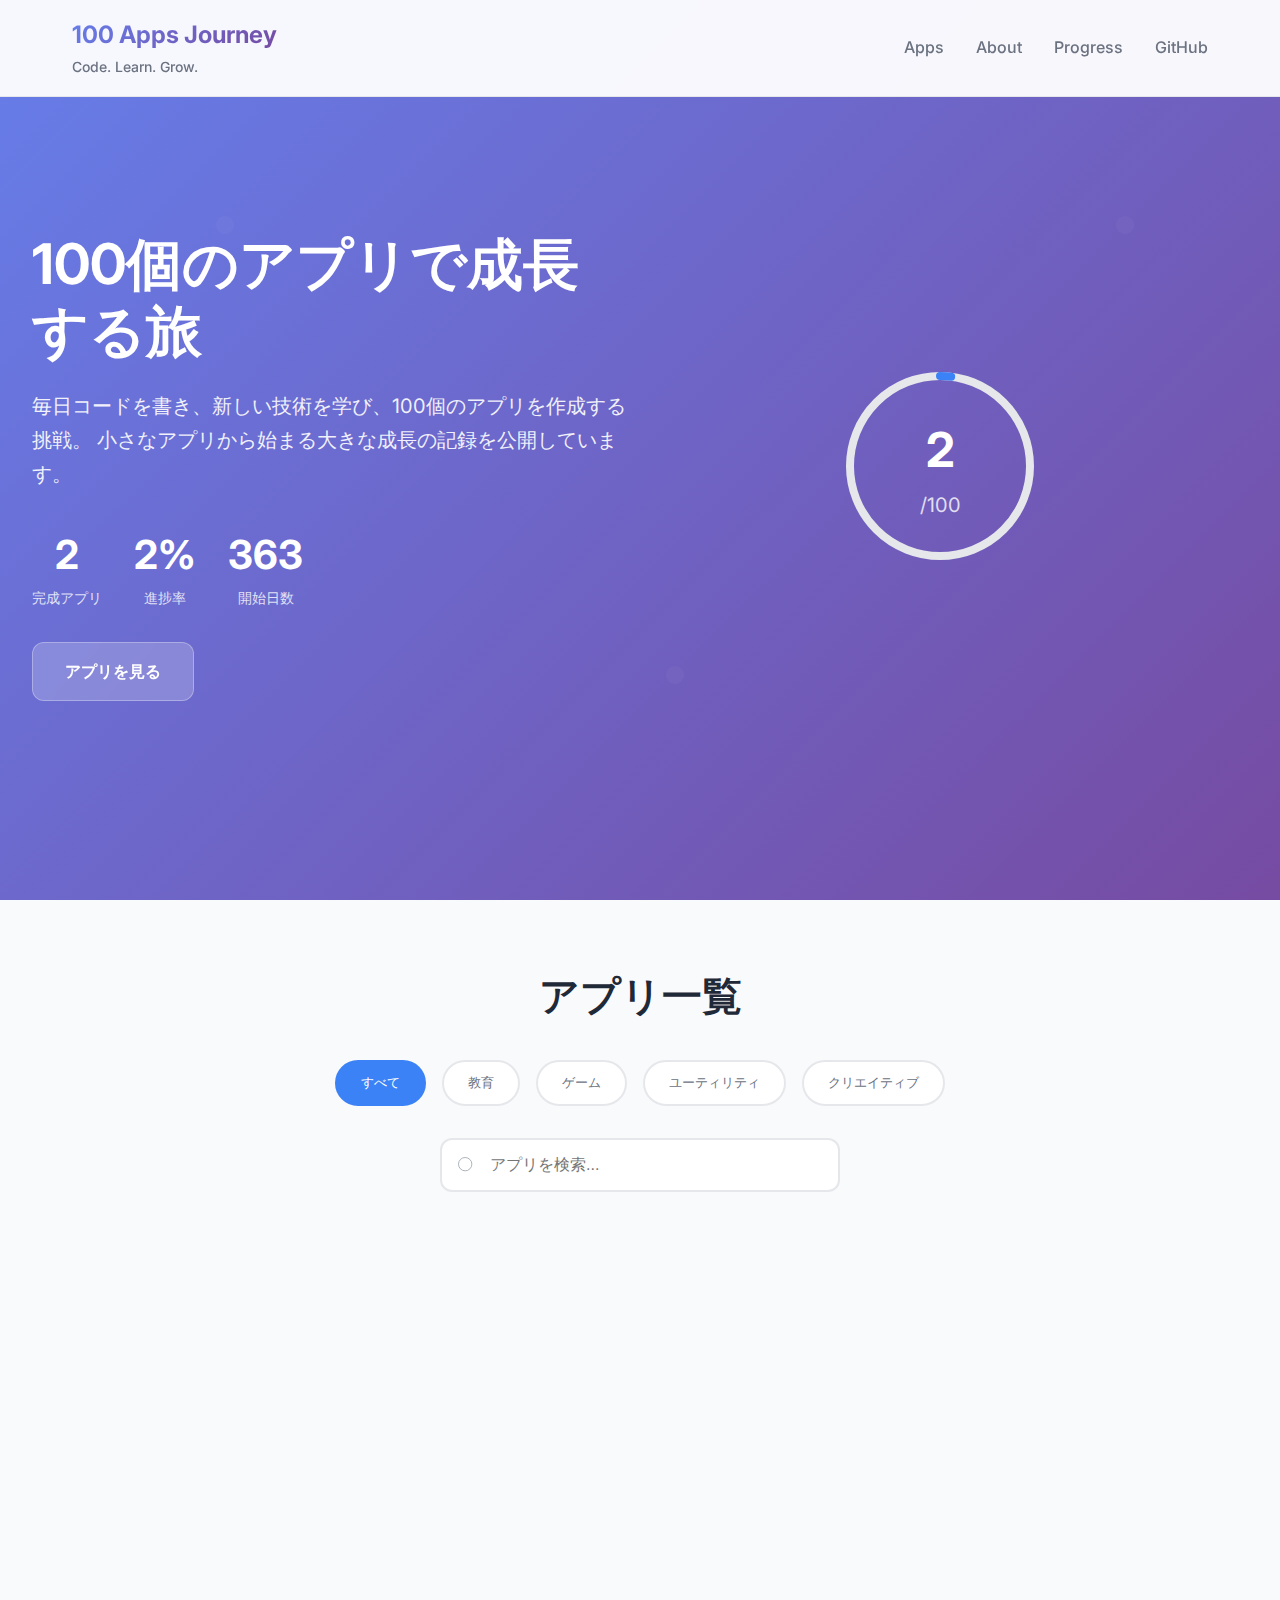
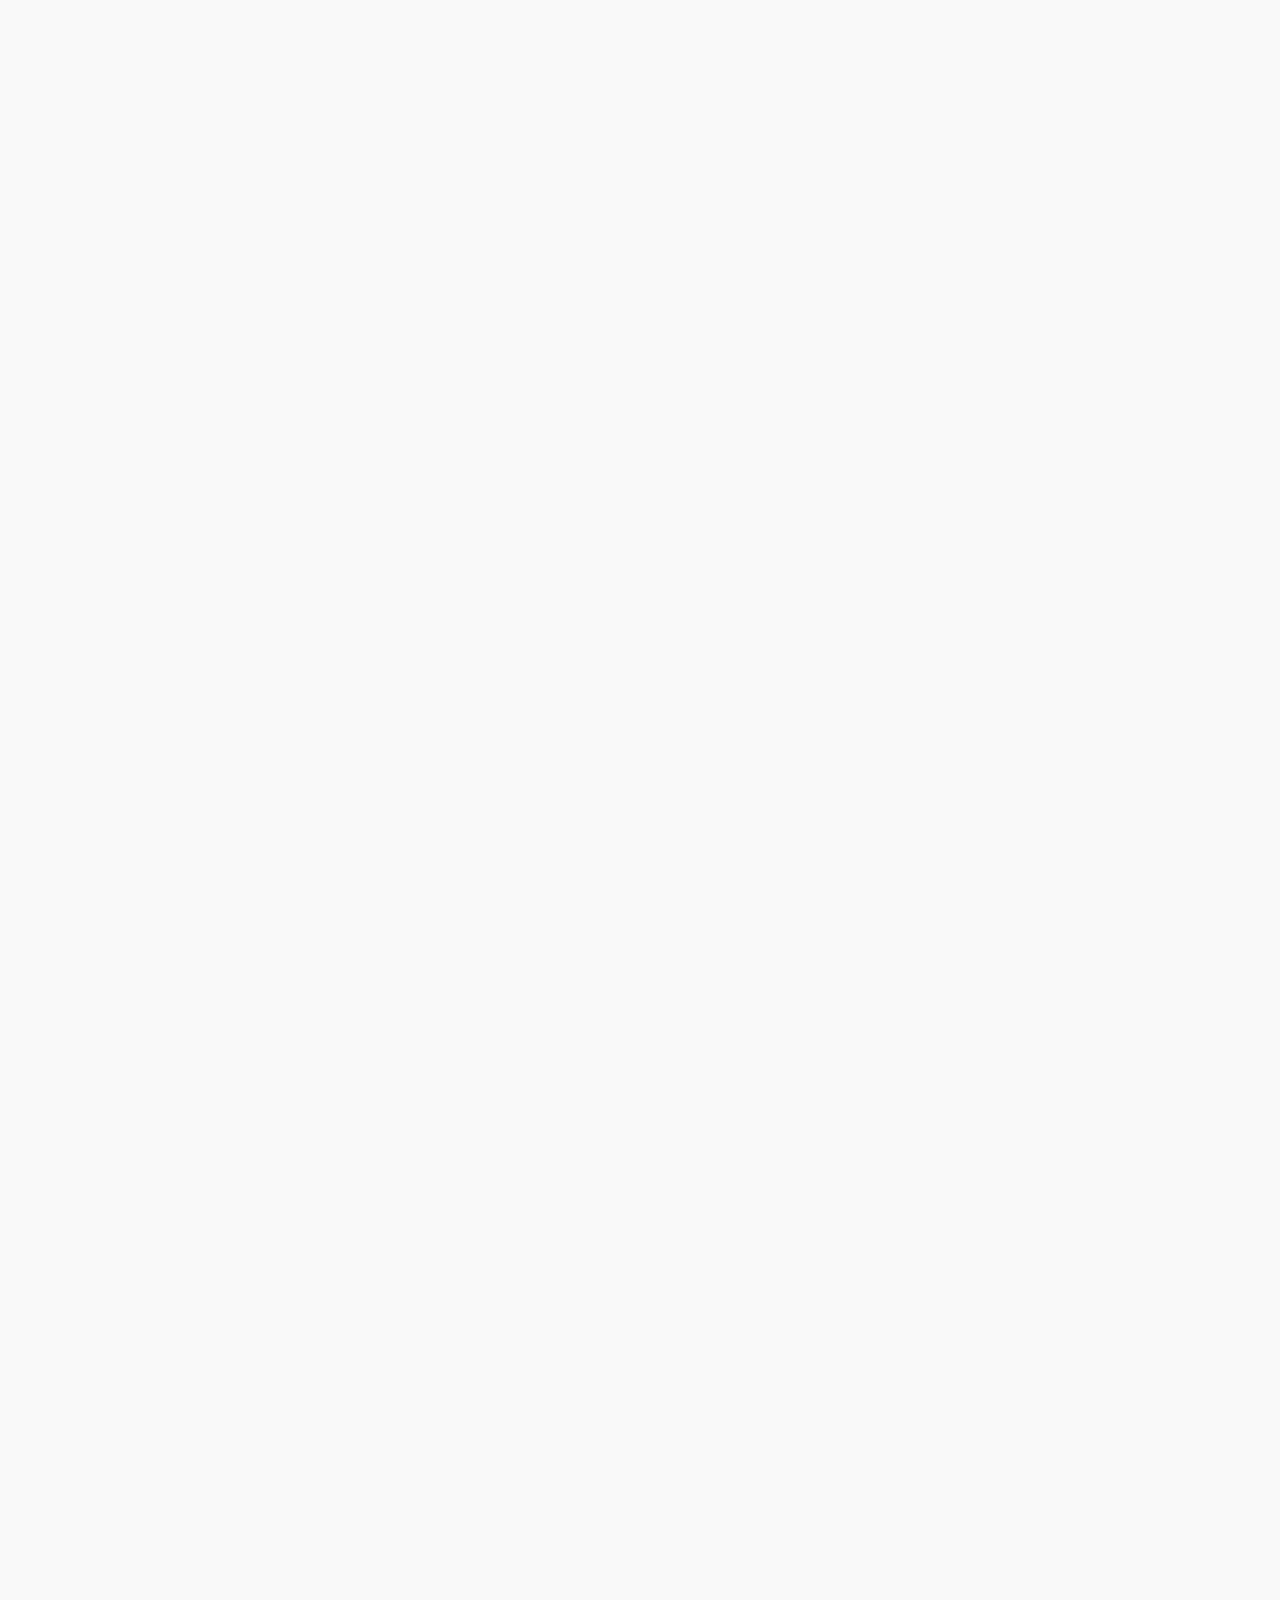
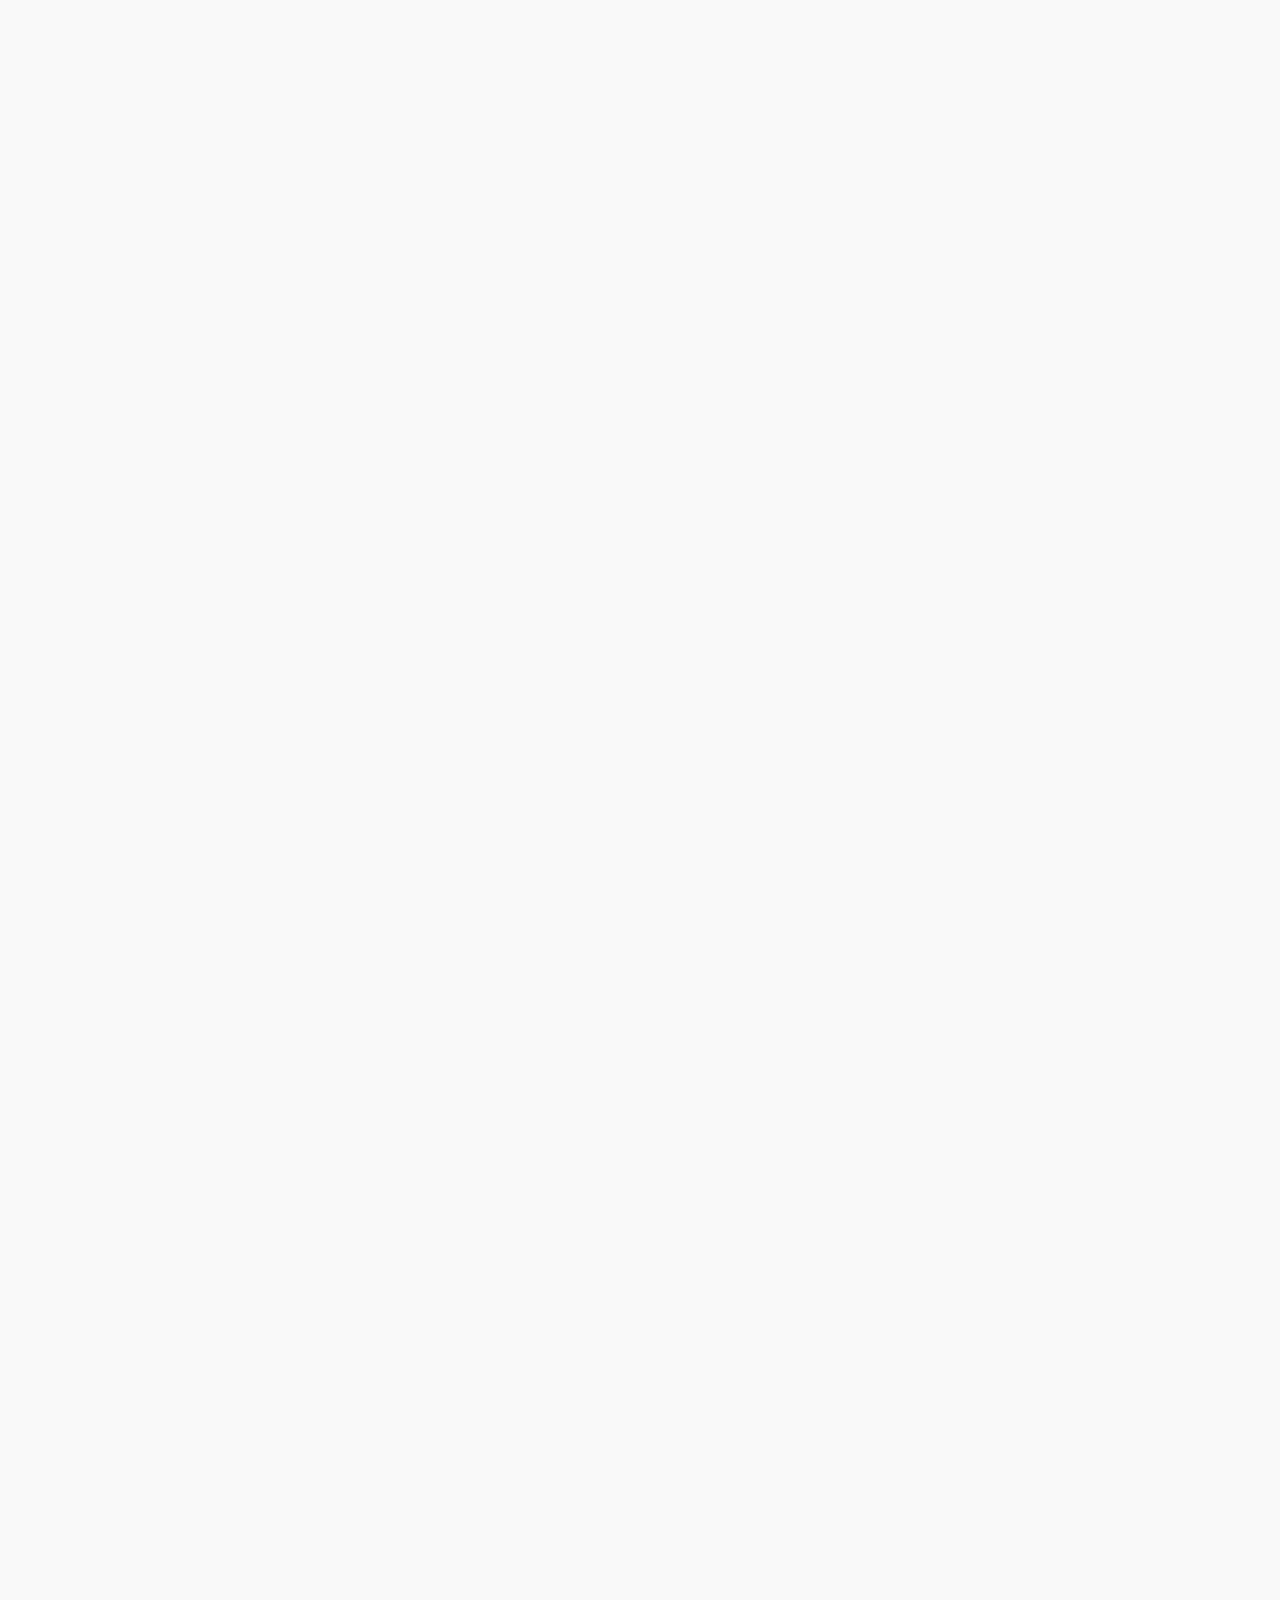
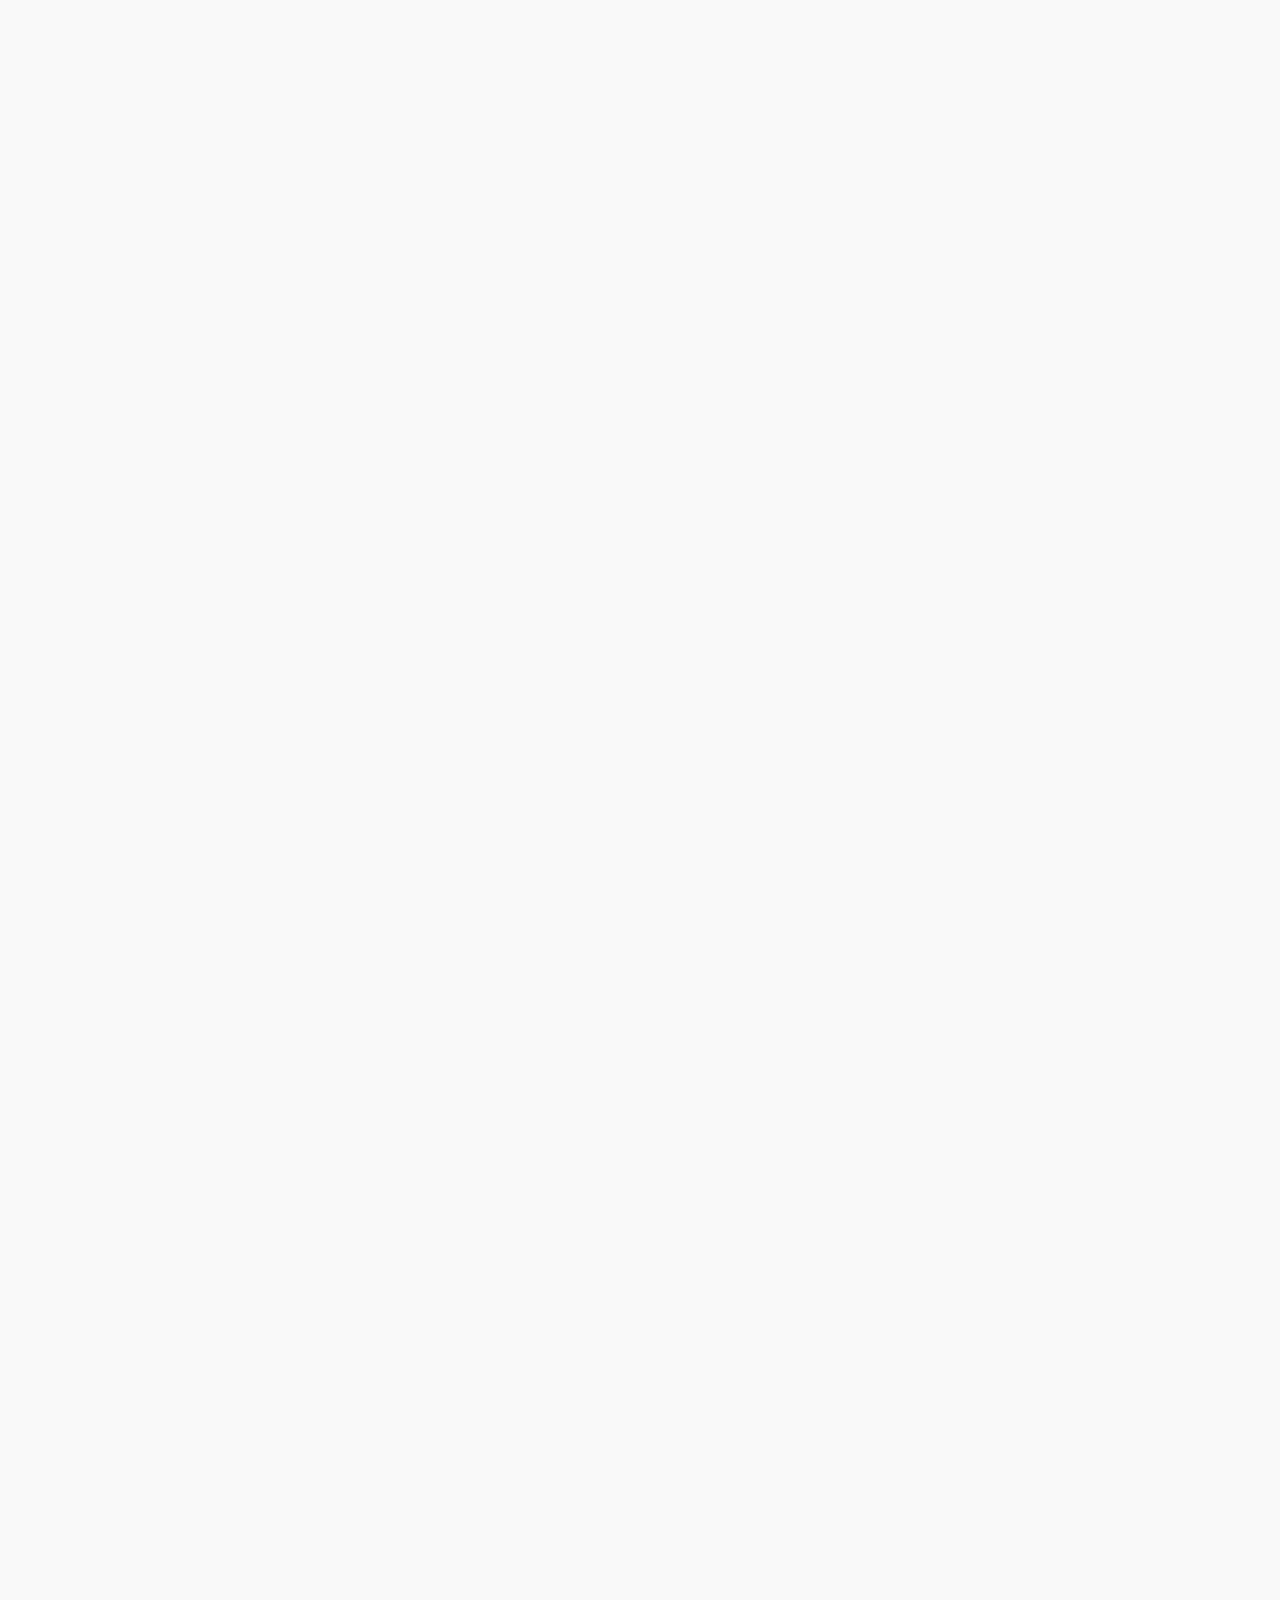
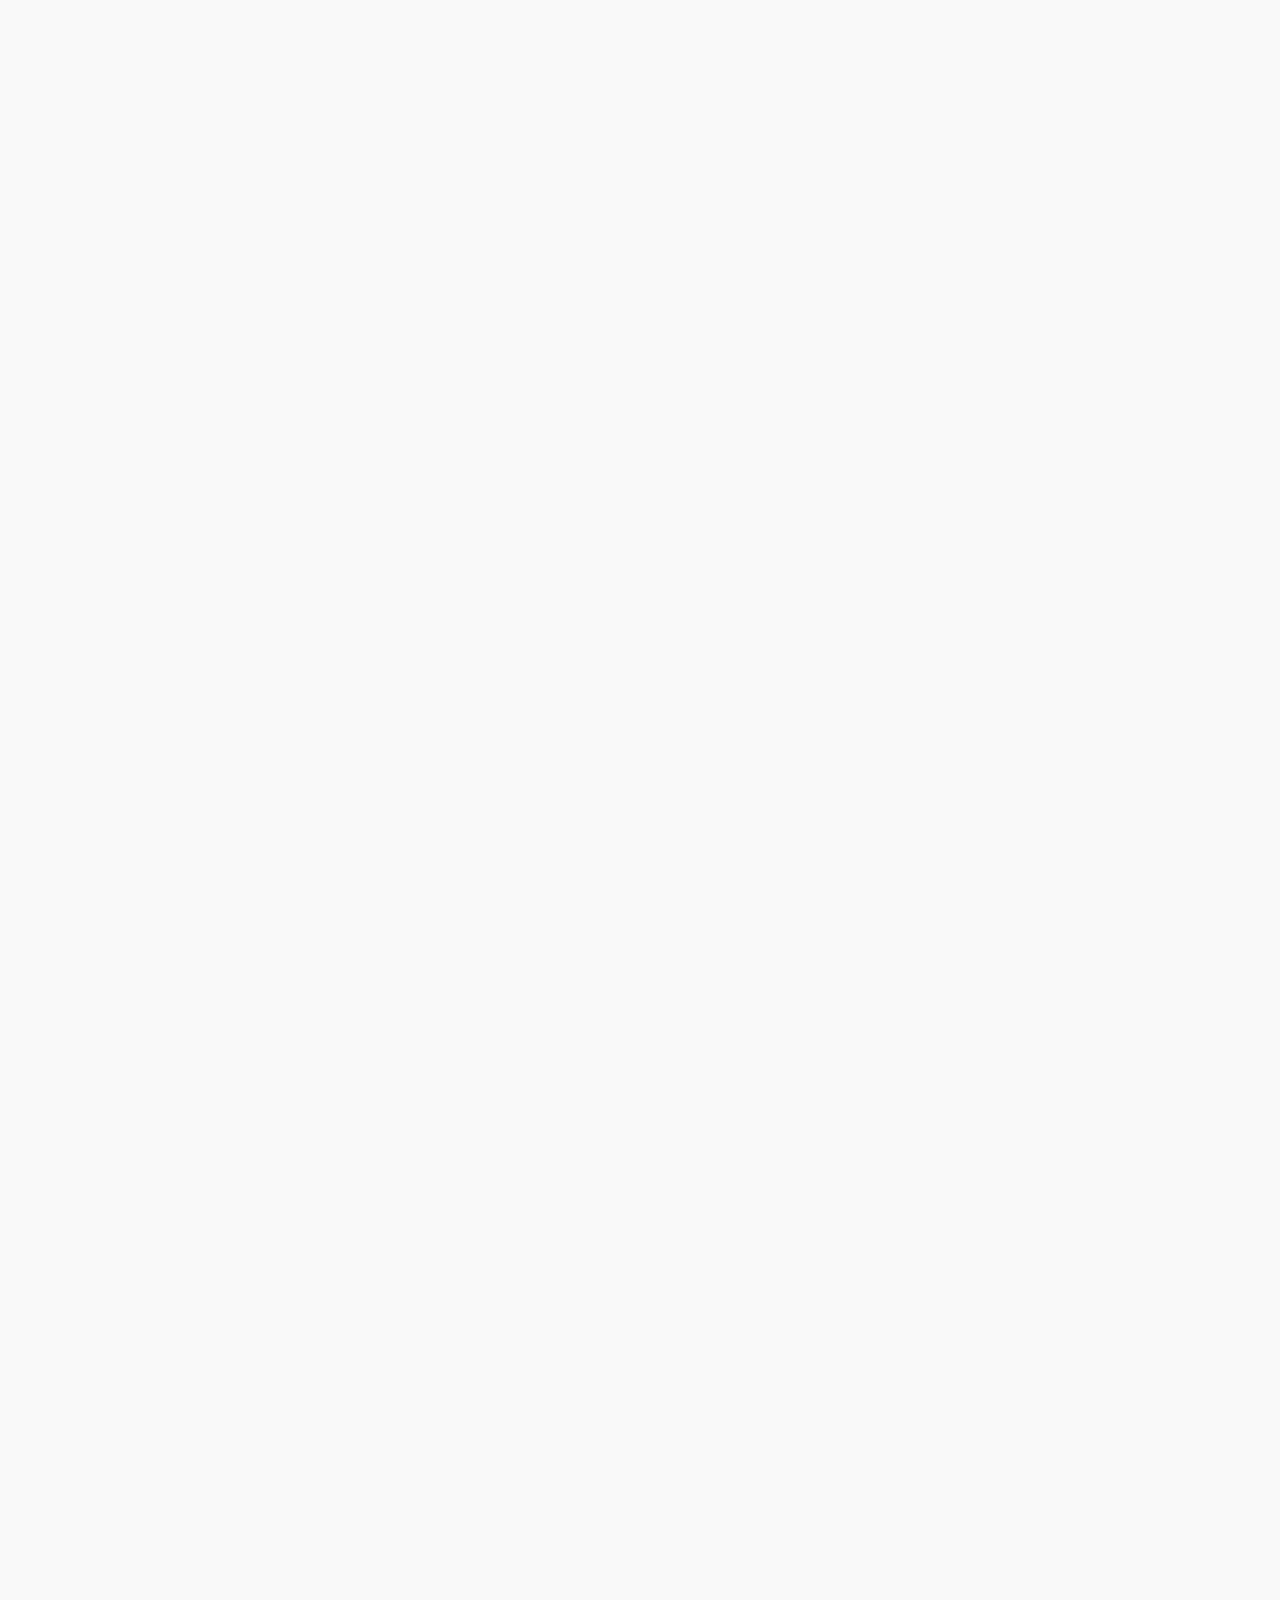
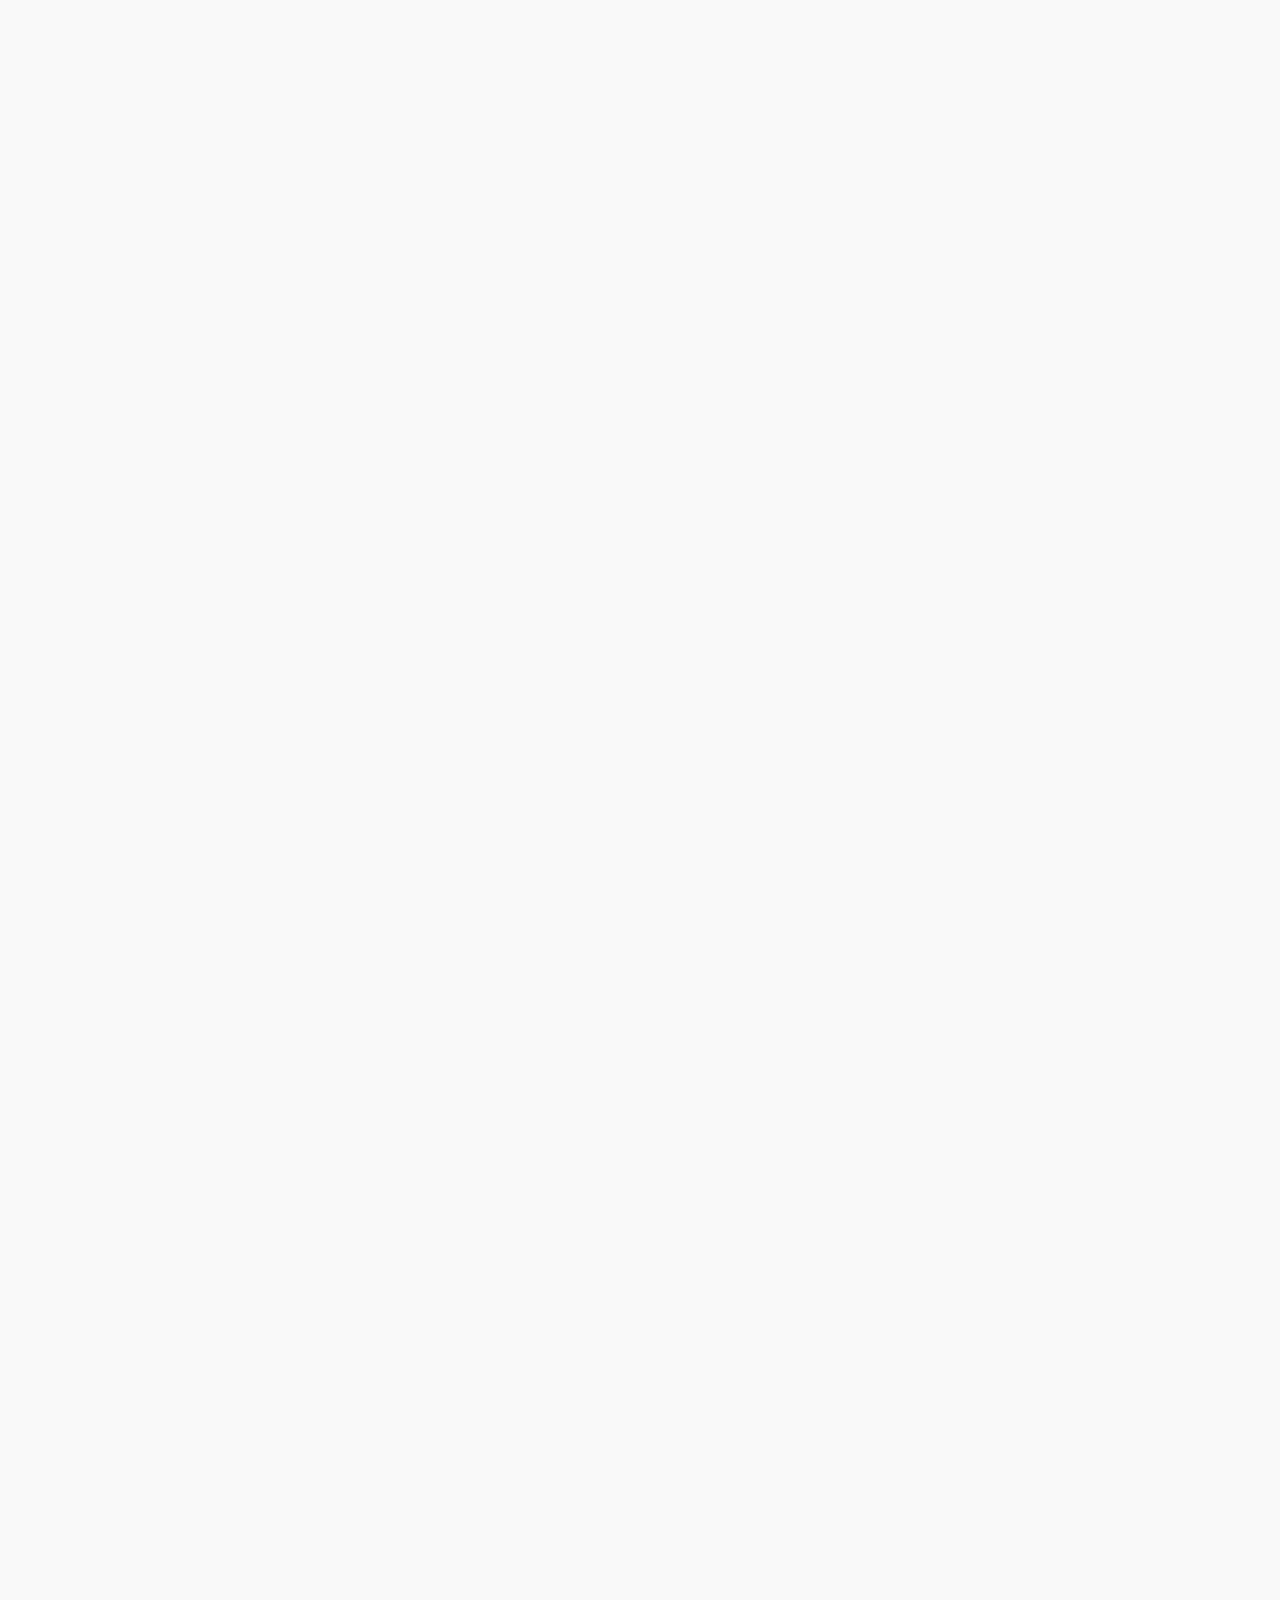
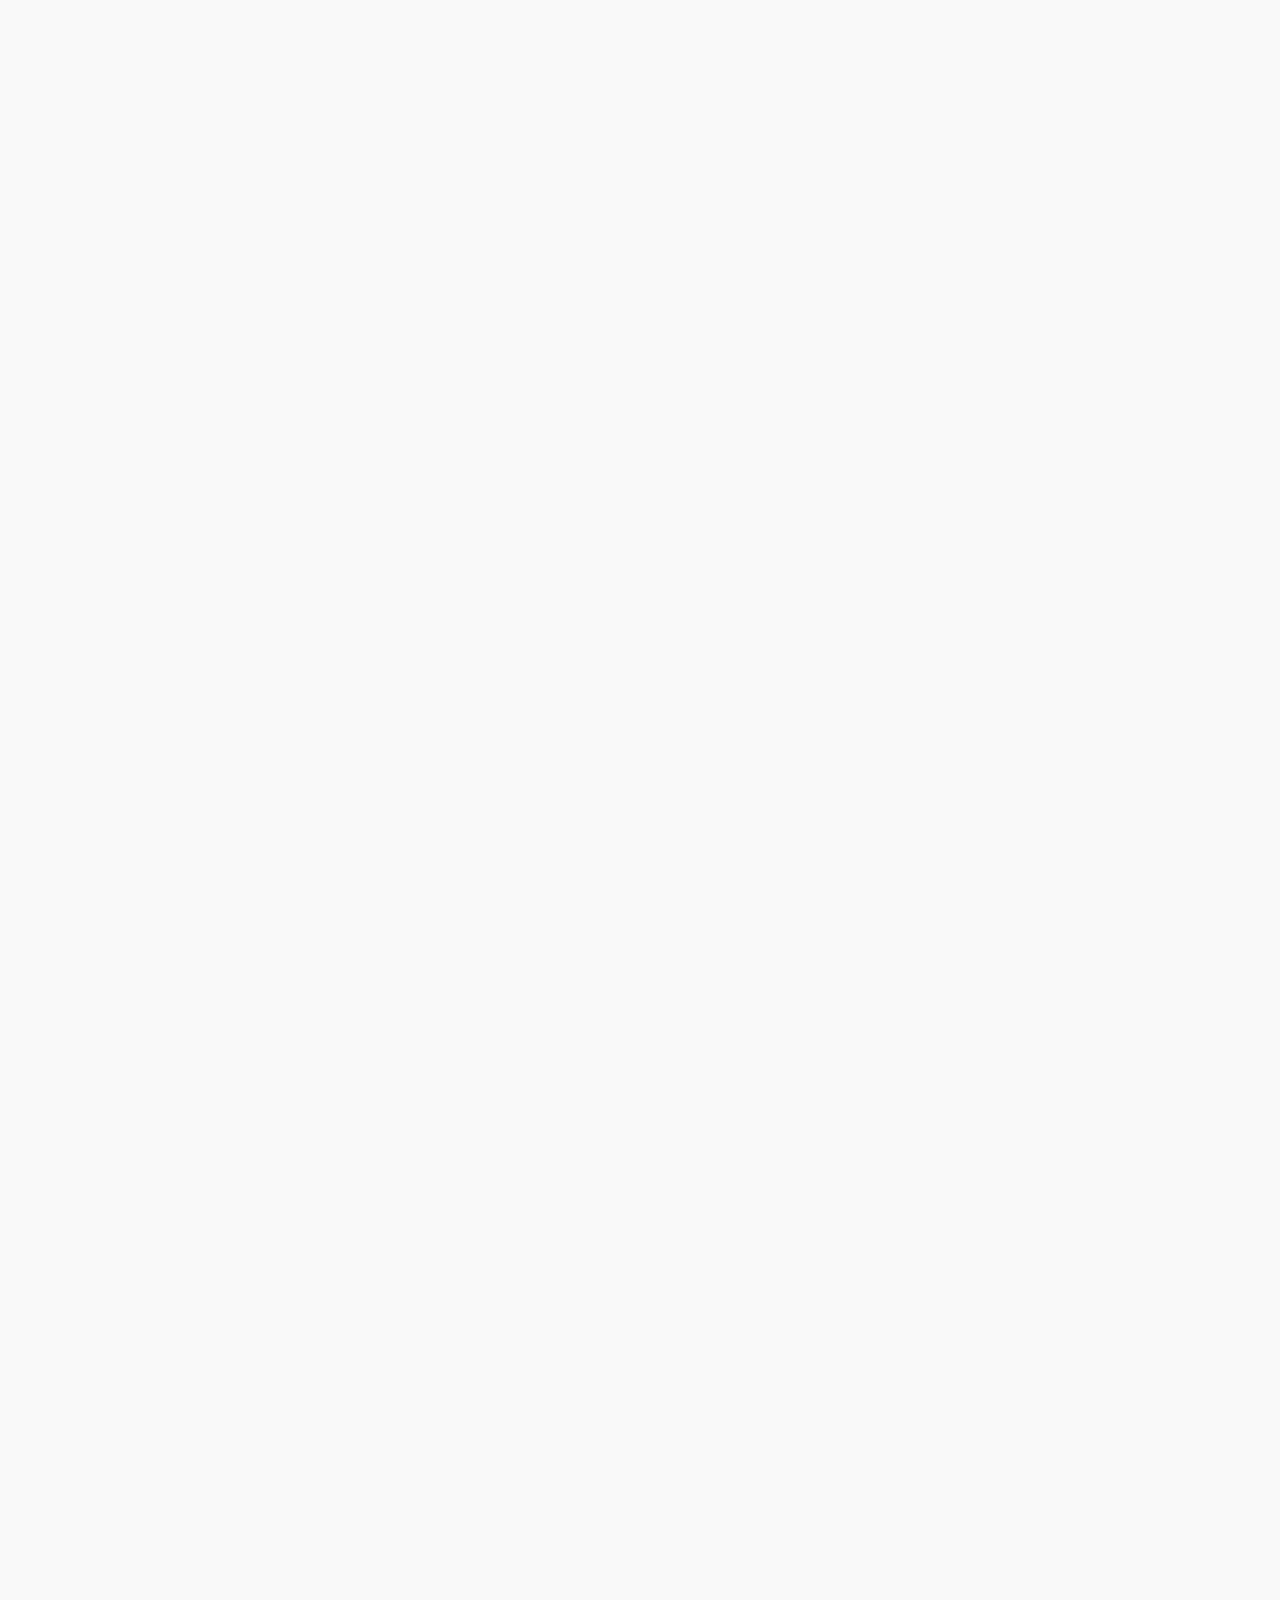
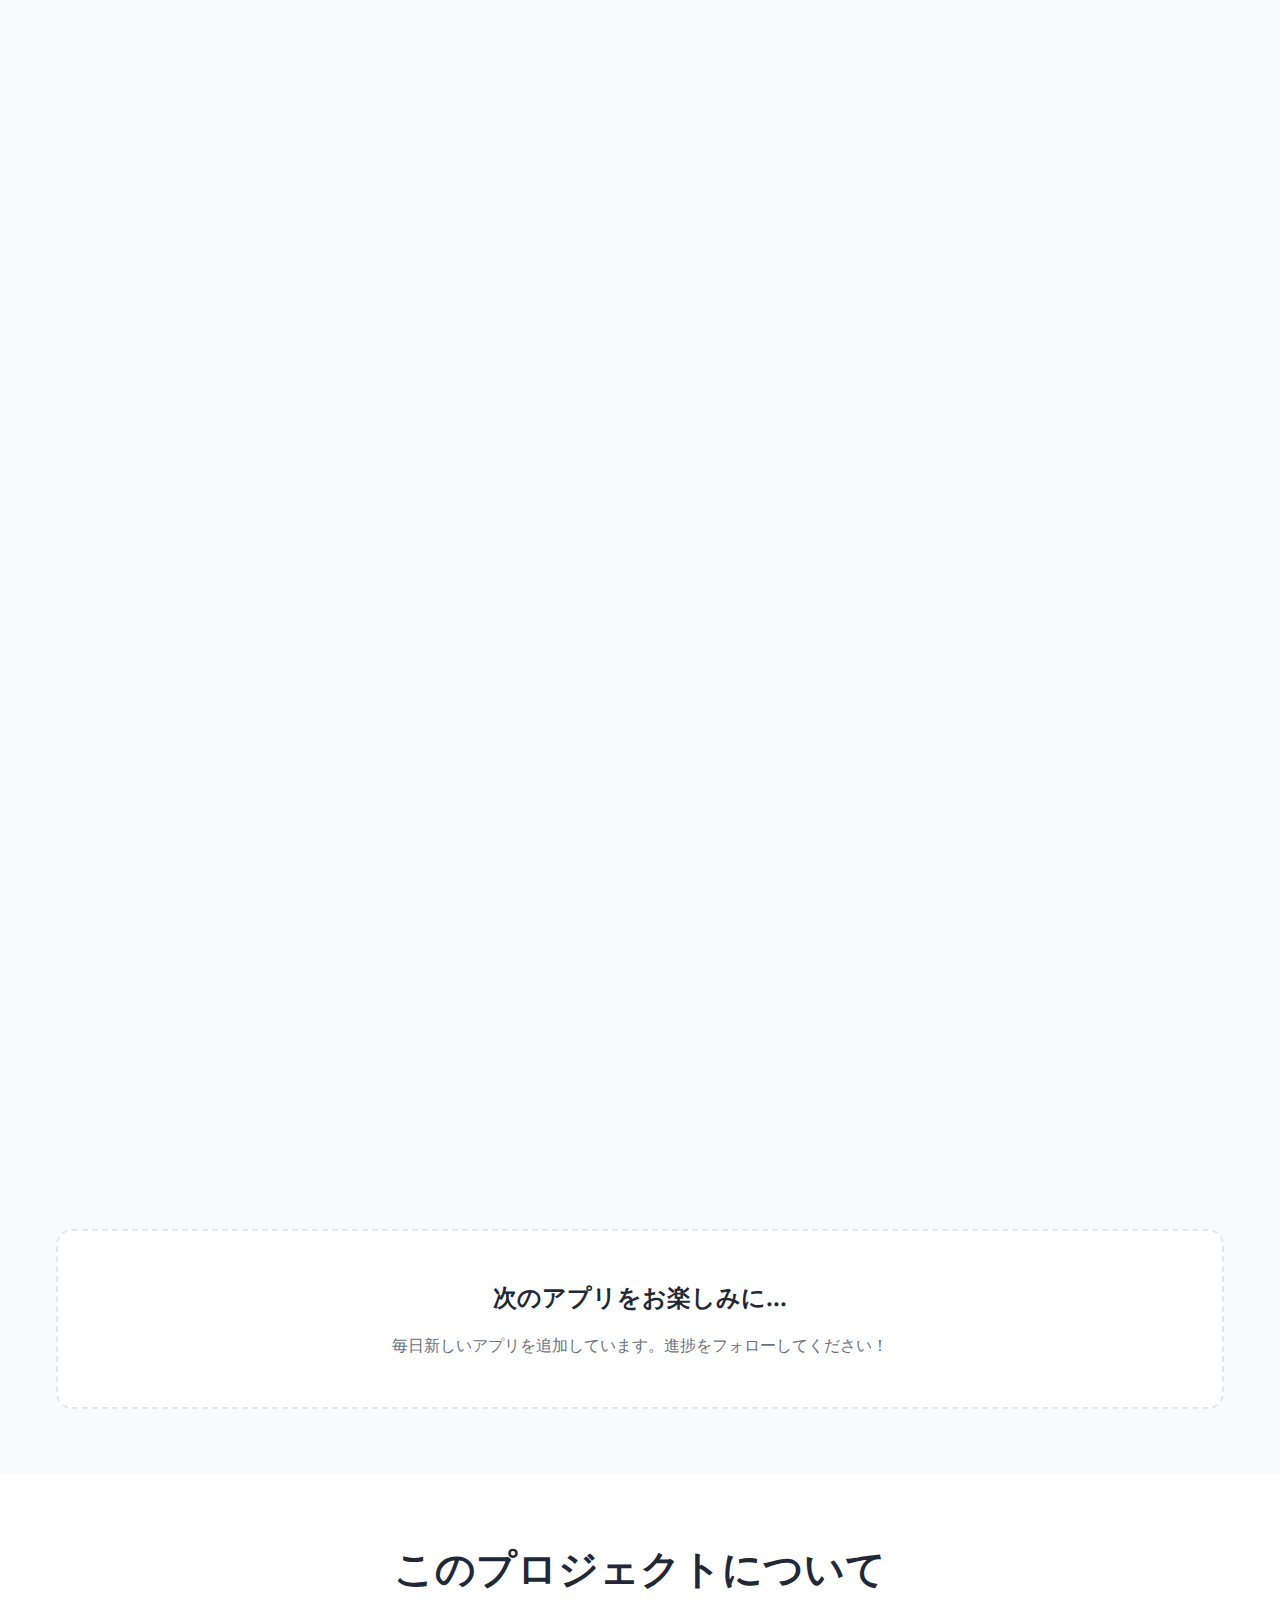
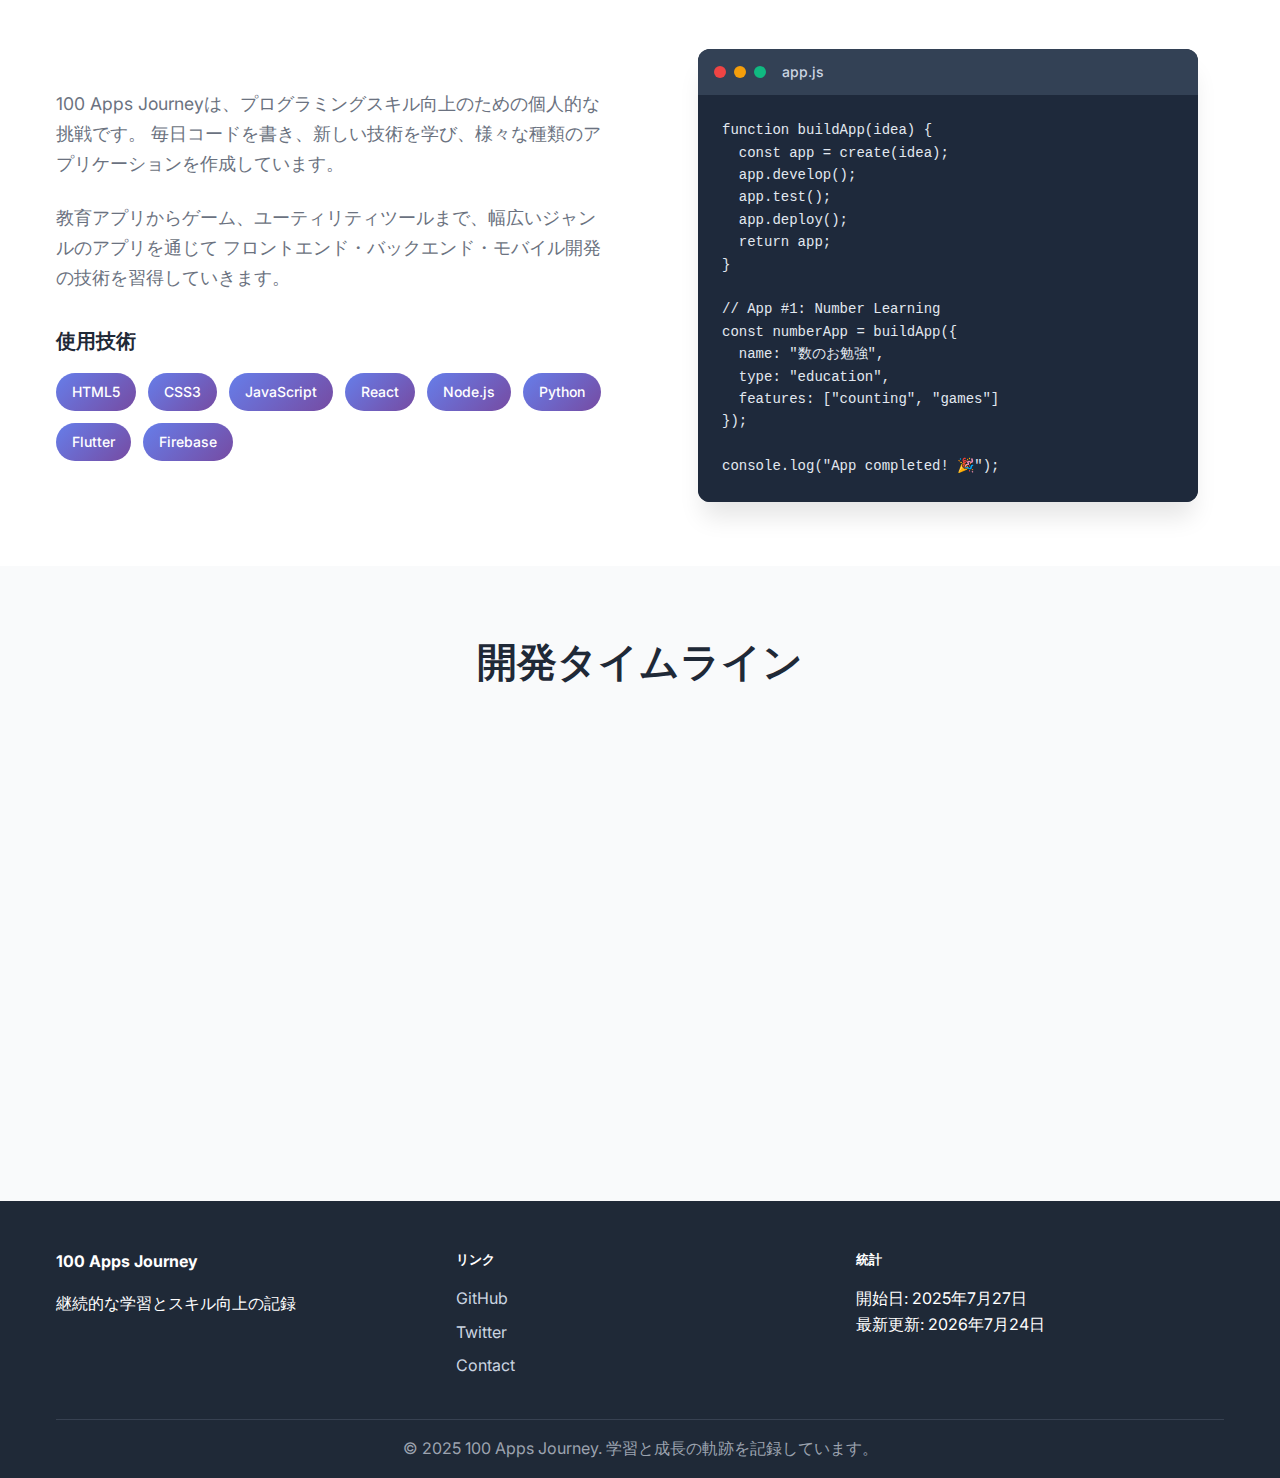
<file: index.html>
<!DOCTYPE html>
<html lang="ja">
<head>
    <meta charset="UTF-8">
    <meta name="viewport" content="width=device-width, initial-scale=1.0">
    <title>100 Apps Journey | Portfolio</title>
    <meta name="description" content="100個のアプリを作成する挑戦の記録。プログラミング学習の軌跡を公開しています。">
    <link rel="stylesheet" href="styles.css">
    <link rel="preconnect" href="https://fonts.googleapis.com">
    <link rel="preconnect" href="https://fonts.gstatic.com" crossorigin>
    <link href="https://fonts.googleapis.com/css2?family=Inter:wght@400;500;600;700&display=swap" rel="stylesheet">
</head>
<body>
    <header class="header">
        <nav class="nav">
            <div class="nav-brand">
                <h1>100 Apps Journey</h1>
                <span class="tagline">Code. Learn. Grow.</span>
            </div>
            <div class="nav-links">
                <a href="#apps" class="nav-link">Apps</a>
                <a href="#about" class="nav-link">About</a>
                <a href="#progress" class="nav-link">Progress</a>
                <a href="https://github.com/euro0707" target="_blank" class="nav-link">GitHub</a>
            </div>
        </nav>
    </header>

    <main>
        <!-- Hero Section -->
        <section class="hero">
            <div class="hero-content">
                <h2 class="hero-title">100個のアプリで成長する旅</h2>
                <p class="hero-description">
                    毎日コードを書き、新しい技術を学び、100個のアプリを作成する挑戦。
                    小さなアプリから始まる大きな成長の記録を公開しています。
                </p>
                <div class="hero-stats">
                    <div class="stat">
                        <div class="stat-number" id="completedApps">1</div>
                        <div class="stat-label">完成アプリ</div>
                    </div>
                    <div class="stat">
                        <div class="stat-number" id="progressPercent">1%</div>
                        <div class="stat-label">進捗率</div>
                    </div>
                    <div class="stat">
                        <div class="stat-number" id="daysSince">1</div>
                        <div class="stat-label">開始日数</div>
                    </div>
                </div>
                <a href="#apps" class="cta-button">アプリを見る</a>
            </div>
            <div class="hero-visual">
                <div class="progress-ring">
                    <svg class="progress-circle" width="200" height="200">
                        <circle cx="100" cy="100" r="90" stroke="#e5e7eb" stroke-width="8" fill="none"/>
                        <circle cx="100" cy="100" r="90" stroke="#3b82f6" stroke-width="8" fill="none" 
                                stroke-dasharray="565.48" stroke-dashoffset="559.88" 
                                stroke-linecap="round" class="progress-bar"/>
                    </svg>
                    <div class="progress-text">
                        <span class="progress-number">1</span>
                        <span class="progress-total">/100</span>
                    </div>
                </div>
            </div>
        </section>

        <!-- Filter Section -->
        <section class="filter-section" id="apps">
            <div class="container">
                <h3>アプリ一覧</h3>
                <div class="filters">
                    <button class="filter-btn active" data-filter="all">すべて</button>
                    <button class="filter-btn" data-filter="education">教育</button>
                    <button class="filter-btn" data-filter="game">ゲーム</button>
                    <button class="filter-btn" data-filter="utility">ユーティリティ</button>
                    <button class="filter-btn" data-filter="creative">クリエイティブ</button>
                </div>
                <div class="search-box">
                    <input type="text" id="searchInput" placeholder="アプリを検索...">
                    <svg class="search-icon" width="20" height="20" viewBox="0 0 24 24" fill="none" stroke="currentColor">
                        <circle cx="11" cy="11" r="8"></circle>
                        <path d="21 21l-4.35-4.35"></path>
                    </svg>
                </div>
            </div>
        </section>

        <!-- Apps Grid -->
        <section class="apps-grid">
            <div class="container">
                <div class="grid" id="appsGrid">
                    <!-- App cards will be generated by JavaScript -->
                </div>
                <div class="coming-soon">
                    <h4>次のアプリをお楽しみに...</h4>
                    <p>毎日新しいアプリを追加しています。進捗をフォローしてください！</p>
                </div>
            </div>
        </section>

        <!-- About Section -->
        <section class="about" id="about">
            <div class="container">
                <h3>このプロジェクトについて</h3>
                <div class="about-content">
                    <div class="about-text">
                        <p>
                            100 Apps Journeyは、プログラミングスキル向上のための個人的な挑戦です。
                            毎日コードを書き、新しい技術を学び、様々な種類のアプリケーションを作成しています。
                        </p>
                        <p>
                            教育アプリからゲーム、ユーティリティツールまで、幅広いジャンルのアプリを通じて
                            フロントエンド・バックエンド・モバイル開発の技術を習得していきます。
                        </p>
                        <div class="technologies">
                            <h4>使用技術</h4>
                            <div class="tech-tags">
                                <span class="tech-tag">HTML5</span>
                                <span class="tech-tag">CSS3</span>
                                <span class="tech-tag">JavaScript</span>
                                <span class="tech-tag">React</span>
                                <span class="tech-tag">Node.js</span>
                                <span class="tech-tag">Python</span>
                                <span class="tech-tag">Flutter</span>
                                <span class="tech-tag">Firebase</span>
                            </div>
                        </div>
                    </div>
                    <div class="about-image">
                        <div class="code-window">
                            <div class="window-header">
                                <div class="window-buttons">
                                    <span class="btn red"></span>
                                    <span class="btn yellow"></span>
                                    <span class="btn green"></span>
                                </div>
                                <span class="window-title">app.js</span>
                            </div>
                            <div class="code-content">
                                <pre><code>function buildApp(idea) {
  const app = create(idea);
  app.develop();
  app.test();
  app.deploy();
  return app;
}

// App #1: Number Learning
const numberApp = buildApp({
  name: "数のお勉強",
  type: "education",
  features: ["counting", "games"]
});

console.log("App completed! 🎉");</code></pre>
                            </div>
                        </div>
                    </div>
                </div>
            </div>
        </section>

        <!-- Progress Timeline -->
        <section class="timeline" id="progress">
            <div class="container">
                <h3>開発タイムライン</h3>
                <div class="timeline-container" id="timeline">
                    <!-- Timeline items will be generated by JavaScript -->
                </div>
            </div>
        </section>
    </main>

    <footer class="footer">
        <div class="container">
            <div class="footer-content">
                <div class="footer-section">
                    <h4>100 Apps Journey</h4>
                    <p>継続的な学習とスキル向上の記録</p>
                </div>
                <div class="footer-section">
                    <h5>リンク</h5>
                    <a href="https://github.com/euro0707" target="_blank">GitHub</a>
                    <a href="https://twitter.com" target="_blank">Twitter</a>
                    <a href="mailto:example@email.com">Contact</a>
                </div>
                <div class="footer-section">
                    <h5>統計</h5>
                    <p>開始日: 2025年7月27日</p>
                    <p>最新更新: <span id="lastUpdate">今日</span></p>
                </div>
            </div>
            <div class="footer-bottom">
                <p>&copy; 2025 100 Apps Journey. 学習と成長の軌跡を記録しています。</p>
            </div>
        </div>
    </footer>

    <script src="script.js"></script>
</body>
</html>
</file>
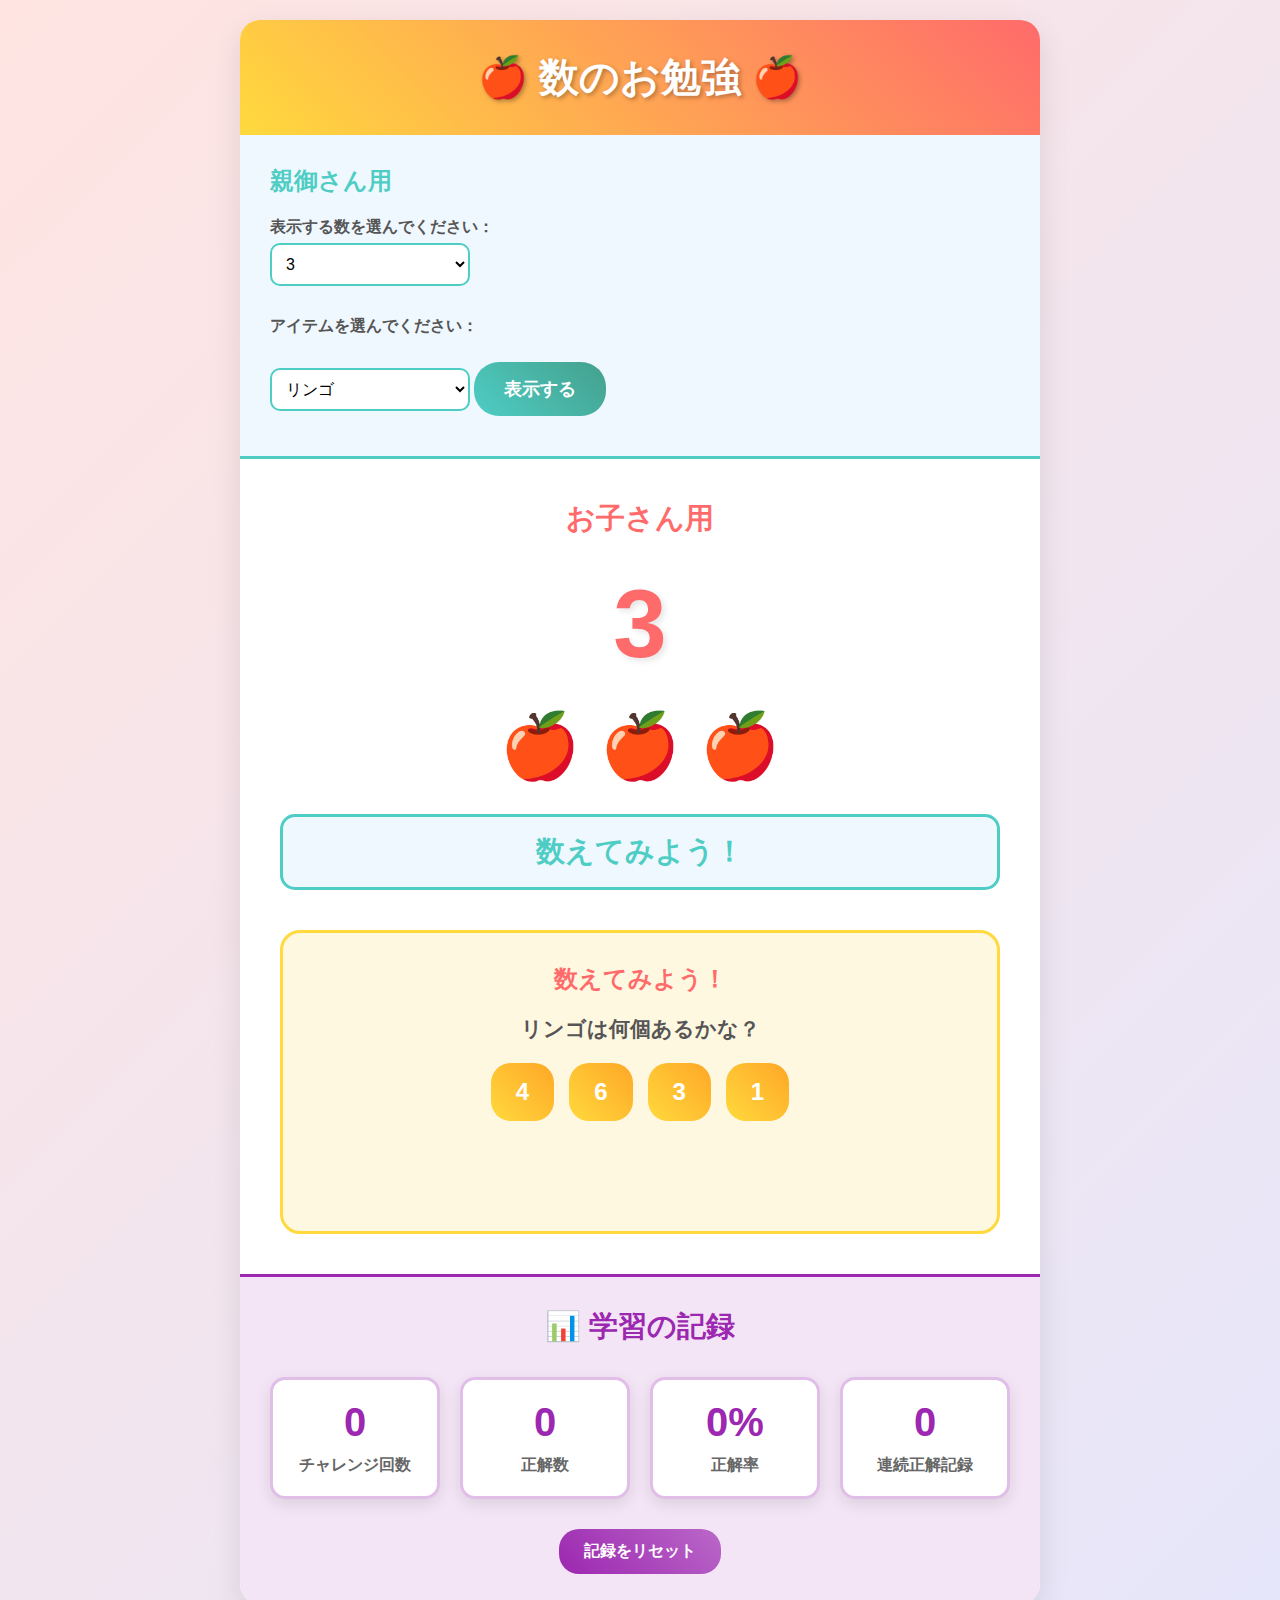
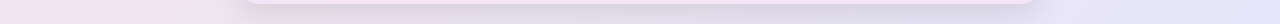
<file: 001-number-learning/index.html>
<!DOCTYPE html>
<html lang="ja">
<head>
    <meta charset="UTF-8">
    <meta name="viewport" content="width=device-width, initial-scale=1.0">
    <title>数のお勉強アプリ</title>
    <link rel="stylesheet" href="style.css">
</head>
<body>
    <div class="container">
        <h1>🍎 数のお勉強 🍎</h1>
        
        <div class="parent-section">
            <h2>親御さん用</h2>
            <label for="numberSelect">表示する数を選んでください：</label>
            <select id="numberSelect">
                <option value="1">1</option>
                <option value="2">2</option>
                <option value="3" selected>3</option>
                <option value="4">4</option>
                <option value="5">5</option>
                <option value="6">6</option>
                <option value="7">7</option>
                <option value="8">8</option>
                <option value="9">9</option>
                <option value="10">10</option>
            </select>
            
            <label for="itemSelect">アイテムを選んでください：</label>
            <select id="itemSelect">
                <option value="🍎">リンゴ</option>
                <option value="🍌">バナナ</option>
                <option value="🍊">みかん</option>
                <option value="🍓">いちご</option>
                <option value="🍇">ぶどう</option>
                <option value="⚽">ボール</option>
                <option value="🚗">車</option>
                <option value="🌟">お星様</option>
            </select>
            
            <button id="showItems">表示する</button>
        </div>
        
        <div class="child-section">
            <h2>お子さん用</h2>
            <div id="numberDisplay" class="number-display">3</div>
            <div id="itemsContainer" class="items-container"></div>
            <div id="countMessage" class="count-message"></div>
            
            <div class="game-section">
                <h3>数えてみよう！</h3>
                <div id="gameArea" class="game-area">
                    <div id="questionText" class="question-text">アイテムは何個あるかな？</div>
                    <div id="answerButtons" class="answer-buttons"></div>
                    <div id="gameResult" class="game-result"></div>
                </div>
            </div>
        </div>
        
        <div class="progress-section">
            <h2>📊 学習の記録</h2>
            <div class="progress-stats">
                <div class="stat-item">
                    <div class="stat-number" id="totalGames">0</div>
                    <div class="stat-label">チャレンジ回数</div>
                </div>
                <div class="stat-item">
                    <div class="stat-number" id="correctAnswers">0</div>
                    <div class="stat-label">正解数</div>
                </div>
                <div class="stat-item">
                    <div class="stat-number" id="accuracy">0%</div>
                    <div class="stat-label">正解率</div>
                </div>
                <div class="stat-item">
                    <div class="stat-number" id="bestStreak">0</div>
                    <div class="stat-label">連続正解記録</div>
                </div>
            </div>
            <button id="resetProgress" class="reset-btn">記録をリセット</button>
        </div>
    </div>
    
    <script src="script.js"></script>
</body>
</html>
</file>
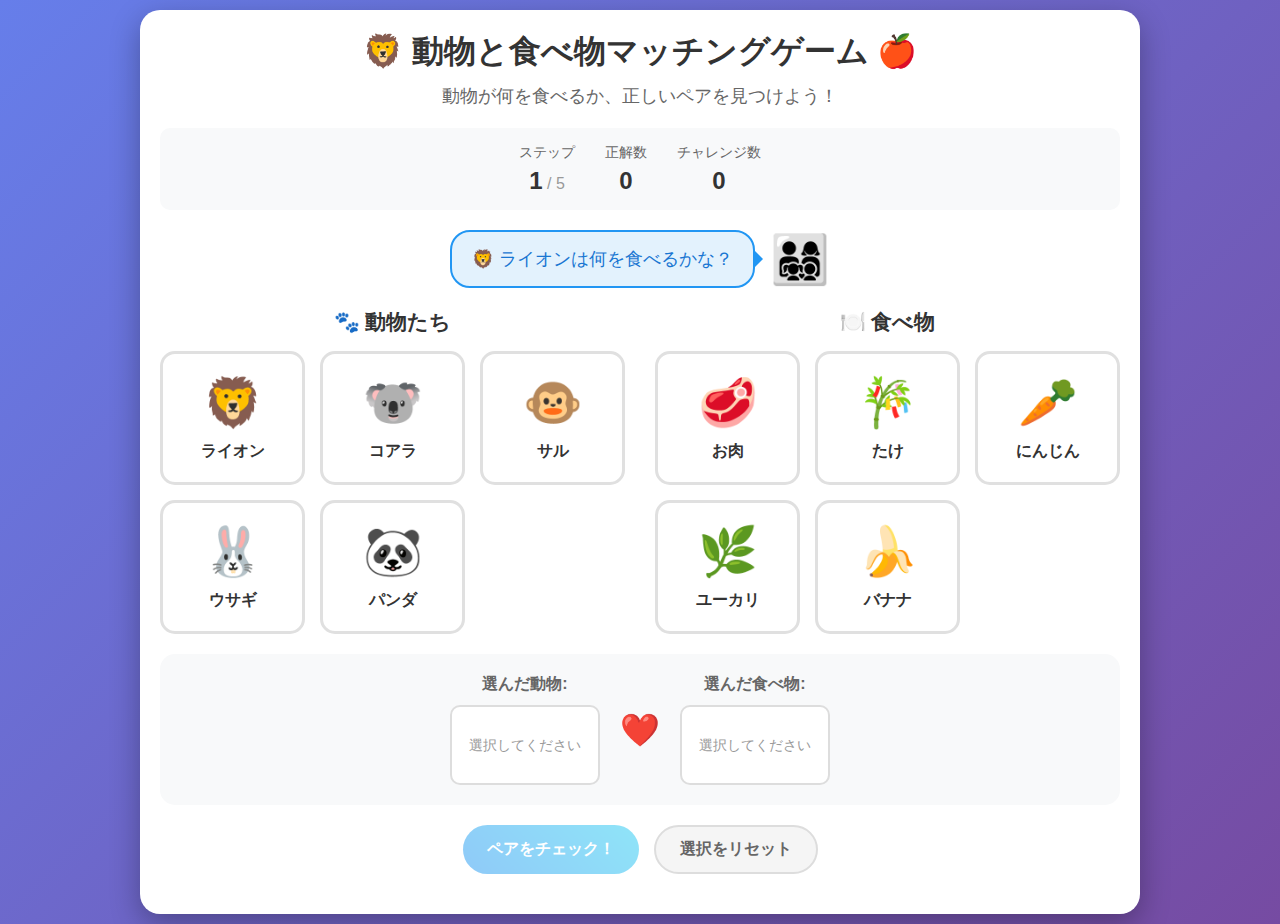
<file: 002-animal-food-matching/index.html>
<!DOCTYPE html>
<html lang="ja">
<head>
    <meta charset="UTF-8">
    <meta name="viewport" content="width=device-width, initial-scale=1.0">
    <title>動物と食べ物マッチングゲーム</title>
    <link rel="stylesheet" href="style.css">
</head>
<body>
    <div class="game-container">
        <header class="game-header">
            <h1>🦁 動物と食べ物マッチングゲーム 🍎</h1>
            <p class="instructions">動物が何を食べるか、正しいペアを見つけよう！</p>
        </header>

        <div class="game-content">
            <!-- ゲーム統計 -->
            <div class="stats">
                <div class="stat-item">
                    <span class="stat-label">ステップ</span>
                    <span class="stat-value" id="currentStep">1</span>
                    <span class="stat-total">/ <span id="totalSteps">5</span></span>
                </div>
                <div class="stat-item">
                    <span class="stat-label">正解数</span>
                    <span class="stat-value" id="correctCount">0</span>
                </div>
                <div class="stat-item">
                    <span class="stat-label">チャレンジ数</span>
                    <span class="stat-value" id="attemptCount">0</span>
                </div>
            </div>

            <!-- ヒントセクション -->
            <div class="hint-section">
                <div class="hint-bubble" id="hintText">
                    ゲームを開始しましょう！
                </div>
                <div class="hint-character">👨‍👩‍👧‍👦</div>
            </div>

            <!-- ゲームボード -->
            <div class="game-board">
                <div class="animals-section">
                    <h3>🐾 動物たち</h3>
                    <div class="items-grid" id="animalsGrid">
                        <!-- 動物カードがここに生成される -->
                    </div>
                </div>

                <div class="foods-section">
                    <h3>🍽️ 食べ物</h3>
                    <div class="items-grid" id="foodsGrid">
                        <!-- 食べ物カードがここに生成される -->
                    </div>
                </div>
            </div>

            <!-- 選択表示 -->
            <div class="selection-area" id="selectionArea">
                <div class="selection-item">
                    <span>選んだ動物:</span>
                    <div class="selected-card" id="selectedAnimal">選択してください</div>
                </div>
                <div class="match-symbol">❤️</div>
                <div class="selection-item">
                    <span>選んだ食べ物:</span>
                    <div class="selected-card" id="selectedFood">選択してください</div>
                </div>
            </div>

            <!-- アクションボタン -->
            <div class="action-buttons">
                <button class="btn btn-primary" id="checkButton" disabled>
                    ペアをチェック！
                </button>
                <button class="btn btn-secondary" id="resetButton">
                    選択をリセット
                </button>
                <button class="btn btn-success" id="nextButton" style="display: none;">
                    次のステップ
                </button>
            </div>

            <!-- 結果表示 -->
            <div class="result-area" id="resultArea" style="display: none;">
                <div class="result-message" id="resultMessage"></div>
                <div class="result-animation" id="resultAnimation"></div>
            </div>
        </div>

        <!-- ゲーム完了画面 -->
        <div class="completion-screen" id="completionScreen" style="display: none;">
            <div class="completion-content">
                <h2>🎉 おめでとう！ 🎉</h2>
                <p>すべてのペアを見つけることができました！</p>
                <div class="final-stats">
                    <div class="final-stat">
                        <span>正解数:</span>
                        <span id="finalCorrect">0</span>
                    </div>
                    <div class="final-stat">
                        <span>チャレンジ数:</span>
                        <span id="finalAttempts">0</span>
                    </div>
                    <div class="final-stat">
                        <span>正解率:</span>
                        <span id="finalAccuracy">0%</span>
                    </div>
                </div>
                <button class="btn btn-primary" id="playAgainButton">
                    もう一度遊ぶ
                </button>
            </div>
        </div>
    </div>

    <script src="script.js"></script>
</body>
</html>
</file>
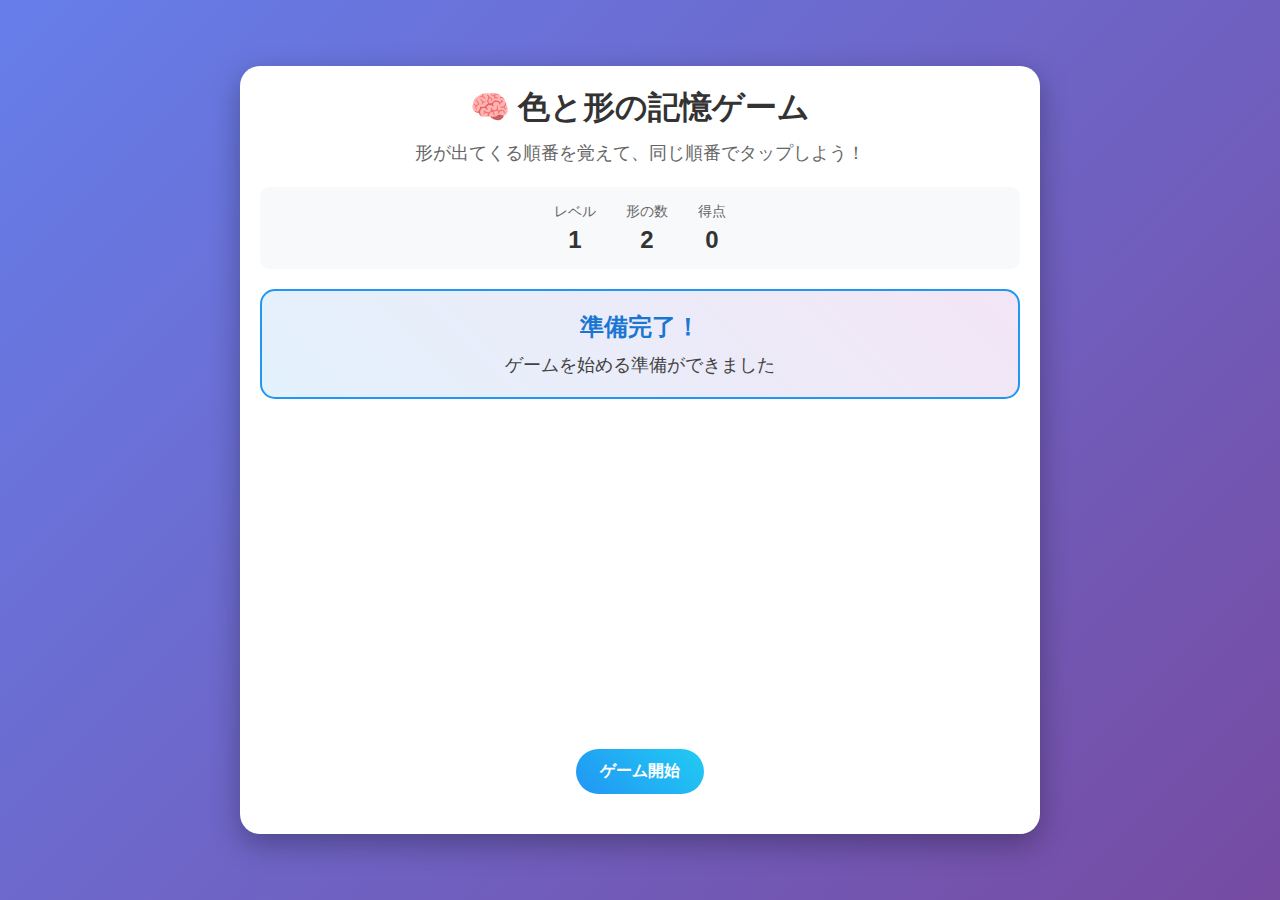
<file: 003-memory-game/index.html>
<!DOCTYPE html>
<html lang="ja">
<head>
    <meta charset="UTF-8">
    <meta name="viewport" content="width=device-width, initial-scale=1.0">
    <title>色と形の記憶ゲーム</title>
    <link rel="stylesheet" href="style.css">
</head>
<body>
    <div class="game-container">
        <!-- ヘッダー -->
        <div class="game-header">
            <h1>🧠 色と形の記憶ゲーム</h1>
            <p class="instructions">形が出てくる順番を覚えて、同じ順番でタップしよう！</p>
        </div>

        <!-- ステータス -->
        <div class="game-stats">
            <div class="stat-item">
                <span class="stat-label">レベル</span>
                <span class="stat-value" id="currentLevel">1</span>
            </div>
            <div class="stat-item">
                <span class="stat-label">形の数</span>
                <span class="stat-value" id="shapeCount">2</span>
            </div>
            <div class="stat-item">
                <span class="stat-label">得点</span>
                <span class="stat-value" id="score">0</span>
            </div>
        </div>

        <!-- ゲーム進行状況 -->
        <div class="game-phase" id="gamePhase">
            <h2 id="phaseTitle">準備中...</h2>
            <p id="phaseDescription">ゲームを始める準備をしています</p>
        </div>


        <!-- 形表示エリア -->
        <div class="shapes-display" id="shapesDisplay">
            <div class="shapes-grid" id="shapesGrid">
                <!-- 形がここに表示される -->
            </div>
        </div>

        <!-- ゲームボタン -->
        <div class="game-controls">
            <button class="btn btn-primary" id="startButton">ゲーム開始</button>
            <button class="btn btn-secondary" id="showSequenceButton" style="display: none;">順番を見る</button>
            <button class="btn btn-success" id="startMemoryButton" style="display: none;">記憶テスト開始</button>
            <button class="btn btn-info" id="nextLevelButton" style="display: none;">次のレベル</button>
            <button class="btn btn-warning" id="restartButton" style="display: none;">もう一度</button>
        </div>

        <!-- 結果表示 -->
        <div class="result-area" id="resultArea" style="display: none;">
            <div class="result-animation" id="resultAnimation">🎉</div>
            <div class="result-message" id="resultMessage">素晴らしい！</div>
        </div>

        <!-- 完了画面 -->
        <div class="completion-screen" id="completionScreen" style="display: none;">
            <div class="completion-content">
                <h2>🏆 おめでとう！</h2>
                <p>すべてのレベルをクリアしました！</p>
                <div class="final-stats">
                    <div class="final-stat">
                        <span>最終得点</span>
                        <span id="finalScore">0</span>
                    </div>
                    <div class="final-stat">
                        <span>達成レベル</span>
                        <span id="finalLevel">0</span>
                    </div>
                </div>
                <button class="btn btn-primary" id="playAgainButton">もう一度遊ぶ</button>
            </div>
        </div>
    </div>

    <script src="script.js"></script>
</body>
</html>
</file>
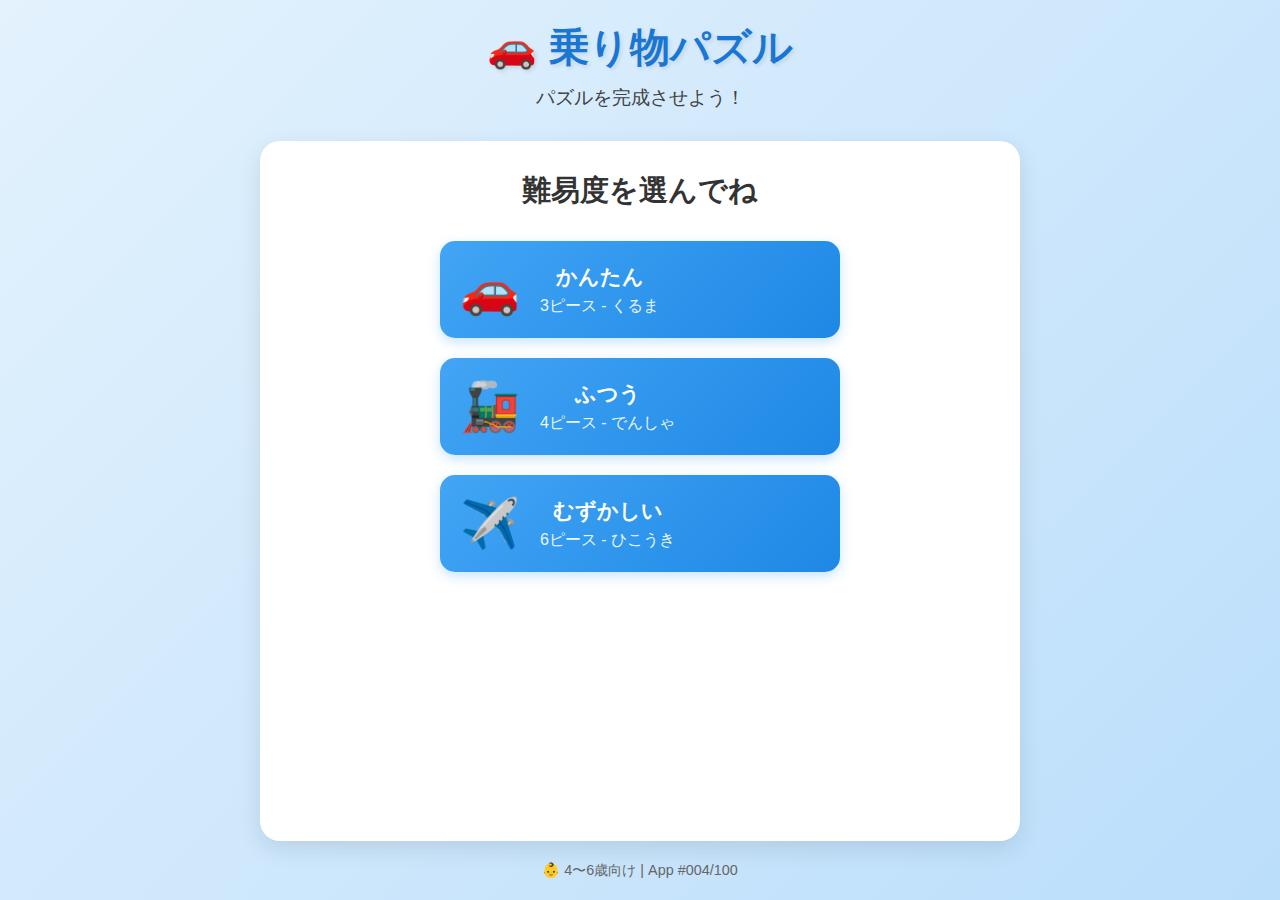
<file: 004-vehicle-puzzle/index.html>
<!DOCTYPE html>
<html lang="ja">
<head>
    <meta charset="UTF-8">
    <meta name="viewport" content="width=device-width, initial-scale=1.0">
    <title>乗り物パズル | 004 - 100 Apps Journey</title>
    
    <!-- OGP Meta Tags -->
    <meta property="og:title" content="乗り物パズル | 004 - 100 Apps Journey">
    <meta property="og:description" content="4〜6歳の子ども向けドラッグ&ドロップパズルゲーム。車、電車、飛行機の3段階難易度で空間認識力を育みます。">
    <meta property="og:type" content="website">
    <meta property="og:url" content="https://euro0707.github.io/app100/app/004-vehicle-puzzle/">
    <meta property="og:image" content="https://euro0707.github.io/app100/app/004-vehicle-puzzle/ogp-image.png">
    <meta property="og:image:width" content="1200">
    <meta property="og:image:height" content="630">
    <meta property="og:site_name" content="100 Apps Journey">
    <meta property="og:locale" content="ja_JP">
    
    <!-- Twitter Card -->
    <meta name="twitter:card" content="summary_large_image">
    <meta name="twitter:title" content="乗り物パズル | 004 - 100 Apps Journey">
    <meta name="twitter:description" content="4〜6歳の子ども向けドラッグ&ドロップパズルゲーム。車、電車、飛行機の3段階難易度で空間認識力を育みます。">
    <meta name="twitter:image" content="https://euro0707.github.io/app100/app/004-vehicle-puzzle/ogp-image.png">
    
    <!-- Additional Meta Tags -->
    <meta name="description" content="4〜6歳の子ども向けドラッグ&ドロップパズルゲーム。車、電車、飛行機の3段階難易度で空間認識力を育みます。">
    <meta name="keywords" content="パズル,子ども,教育,ゲーム,乗り物,ドラッグアンドドロップ,知育">
    
    <link rel="stylesheet" href="style.css">
</head>
<body>
    <div class="container">
        <header class="header">
            <h1>🚗 乗り物パズル</h1>
            <p class="subtitle">パズルを完成させよう！</p>
        </header>

        <div class="game-area">
            <!-- レベル選択 -->
            <div class="level-selection" id="levelSelection">
                <h2>難易度を選んでね</h2>
                <div class="level-buttons">
                    <button class="level-btn" data-level="3">
                        <div class="level-icon">🚗</div>
                        <div class="level-text">
                            <h3>かんたん</h3>
                            <p>3ピース - くるま</p>
                        </div>
                    </button>
                    <button class="level-btn" data-level="4">
                        <div class="level-icon">🚂</div>
                        <div class="level-text">
                            <h3>ふつう</h3>
                            <p>4ピース - でんしゃ</p>
                        </div>
                    </button>
                    <button class="level-btn" data-level="6">
                        <div class="level-icon">✈️</div>
                        <div class="level-text">
                            <h3>むずかしい</h3>
                            <p>6ピース - ひこうき</p>
                        </div>
                    </button>
                </div>
            </div>

            <!-- ゲーム画面 -->
            <div class="game-screen hidden" id="gameScreen">
                <div class="game-header">
                    <button class="back-btn" id="backBtn">← もどる</button>
                    <h2 id="currentVehicle">🚗 くるま</h2>
                    <button class="hint-btn" id="hintBtn">💡 ヒント</button>
                </div>

                <div class="puzzle-container">
                    <!-- 完成図（ヒント用） -->
                    <div class="hint-image hidden" id="hintImage">
                        <div class="hint-content" id="hintContent"></div>
                        <p>完成図</p>
                    </div>

                    <!-- パズル領域 -->
                    <div class="puzzle-board" id="puzzleBoard"></div>

                    <!-- ピース置き場 -->
                    <div class="pieces-area">
                        <h3>ピースをクリックして選び、上の枠をクリックしてね</h3>
                        <div class="pieces-container" id="piecesContainer"></div>
                    </div>
                </div>

                <!-- 完成時の祝賀 -->
                <div class="celebration hidden" id="celebration">
                    <div class="celebration-content">
                        <h2>🎉 やったね！</h2>
                        <p>パズルが完成したよ！</p>
                        <div class="celebration-buttons">
                            <button class="play-again-btn" id="playAgainBtn">もう一度</button>
                            <button class="back-to-menu-btn" id="backToMenuBtn">メニューへ</button>
                        </div>
                    </div>
                </div>
            </div>
        </div>

        <footer class="footer">
            <p>👶 4〜6歳向け | App #004/100</p>
        </footer>
    </div>

    <script src="script.js"></script>
</body>
</html>
</file>
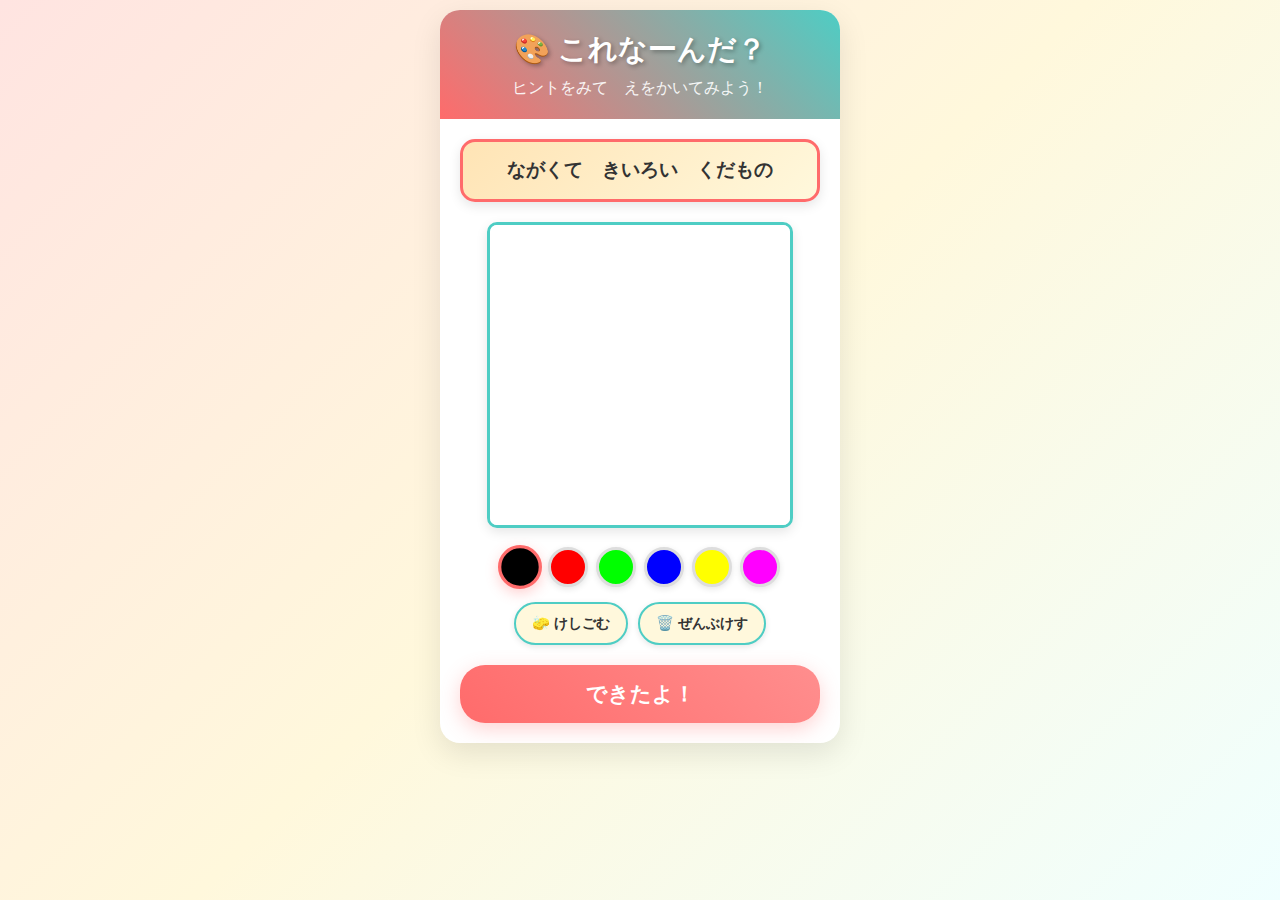
<file: 005-orekuna-quiz/index.html>
<!DOCTYPE html>
<html lang="ja">
<head>
    <meta charset="UTF-8">
    <meta name="viewport" content="width=device-width, initial-scale=1.0">
    <title>これなーんだ？おえかきクイズ</title>
    <link rel="stylesheet" href="style.css">
</head>
<body>
    <div class="container">
        <!-- ヘッダー -->
        <header class="header">
            <h1>🎨 これなーんだ？</h1>
            <p>ヒントをみて　えをかいてみよう！</p>
        </header>

        <!-- ゲーム画面 -->
        <div id="game-screen" class="screen">
            <!-- ヒント表示 -->
            <div class="hint-section">
                <div class="hint-box">
                    <p id="hint-text">まるくて　あかい　くだもの</p>
                </div>
            </div>

            <!-- お絵描きエリア -->
            <div class="canvas-section">
                <canvas id="drawing-canvas" width="300" height="300"></canvas>
                <div class="tools">
                    <div class="color-tools">
                        <button class="color-btn active" data-color="#000000" style="background: #000000;"></button>
                        <button class="color-btn" data-color="#FF0000" style="background: #FF0000;"></button>
                        <button class="color-btn" data-color="#00FF00" style="background: #00FF00;"></button>
                        <button class="color-btn" data-color="#0000FF" style="background: #0000FF;"></button>
                        <button class="color-btn" data-color="#FFFF00" style="background: #FFFF00;"></button>
                        <button class="color-btn" data-color="#FF00FF" style="background: #FF00FF;"></button>
                    </div>
                    <div class="action-tools">
                        <button id="eraser-btn" class="tool-btn">🧽 けしごむ</button>
                        <button id="clear-btn" class="tool-btn">🗑️ ぜんぶけす</button>
                    </div>
                </div>
            </div>

            <!-- 完了ボタン -->
            <button id="submit-btn" class="submit-btn">できたよ！</button>
        </div>

        <!-- AI判定画面 -->
        <div id="thinking-screen" class="screen">
            <div class="thinking-animation">
                <div class="thinking-icon">🤖</div>
                <p id="thinking-text">AIが考え中…</p>
                <div class="dots">
                    <span></span>
                    <span></span>
                    <span></span>
                </div>
            </div>
        </div>

        <!-- 結果画面 -->
        <div id="result-screen" class="screen">
            <div class="result-content">
                <div class="celebration">🎉</div>
                <p id="result-text">これはりんごだね！すごいね！</p>
                <div class="result-drawing">
                    <canvas id="result-canvas" width="200" height="200"></canvas>
                </div>
                <button id="next-btn" class="next-btn">もう1かい！</button>
            </div>
        </div>
    </div>

    <script src="script.js"></script>
</body>
</html>
</file>
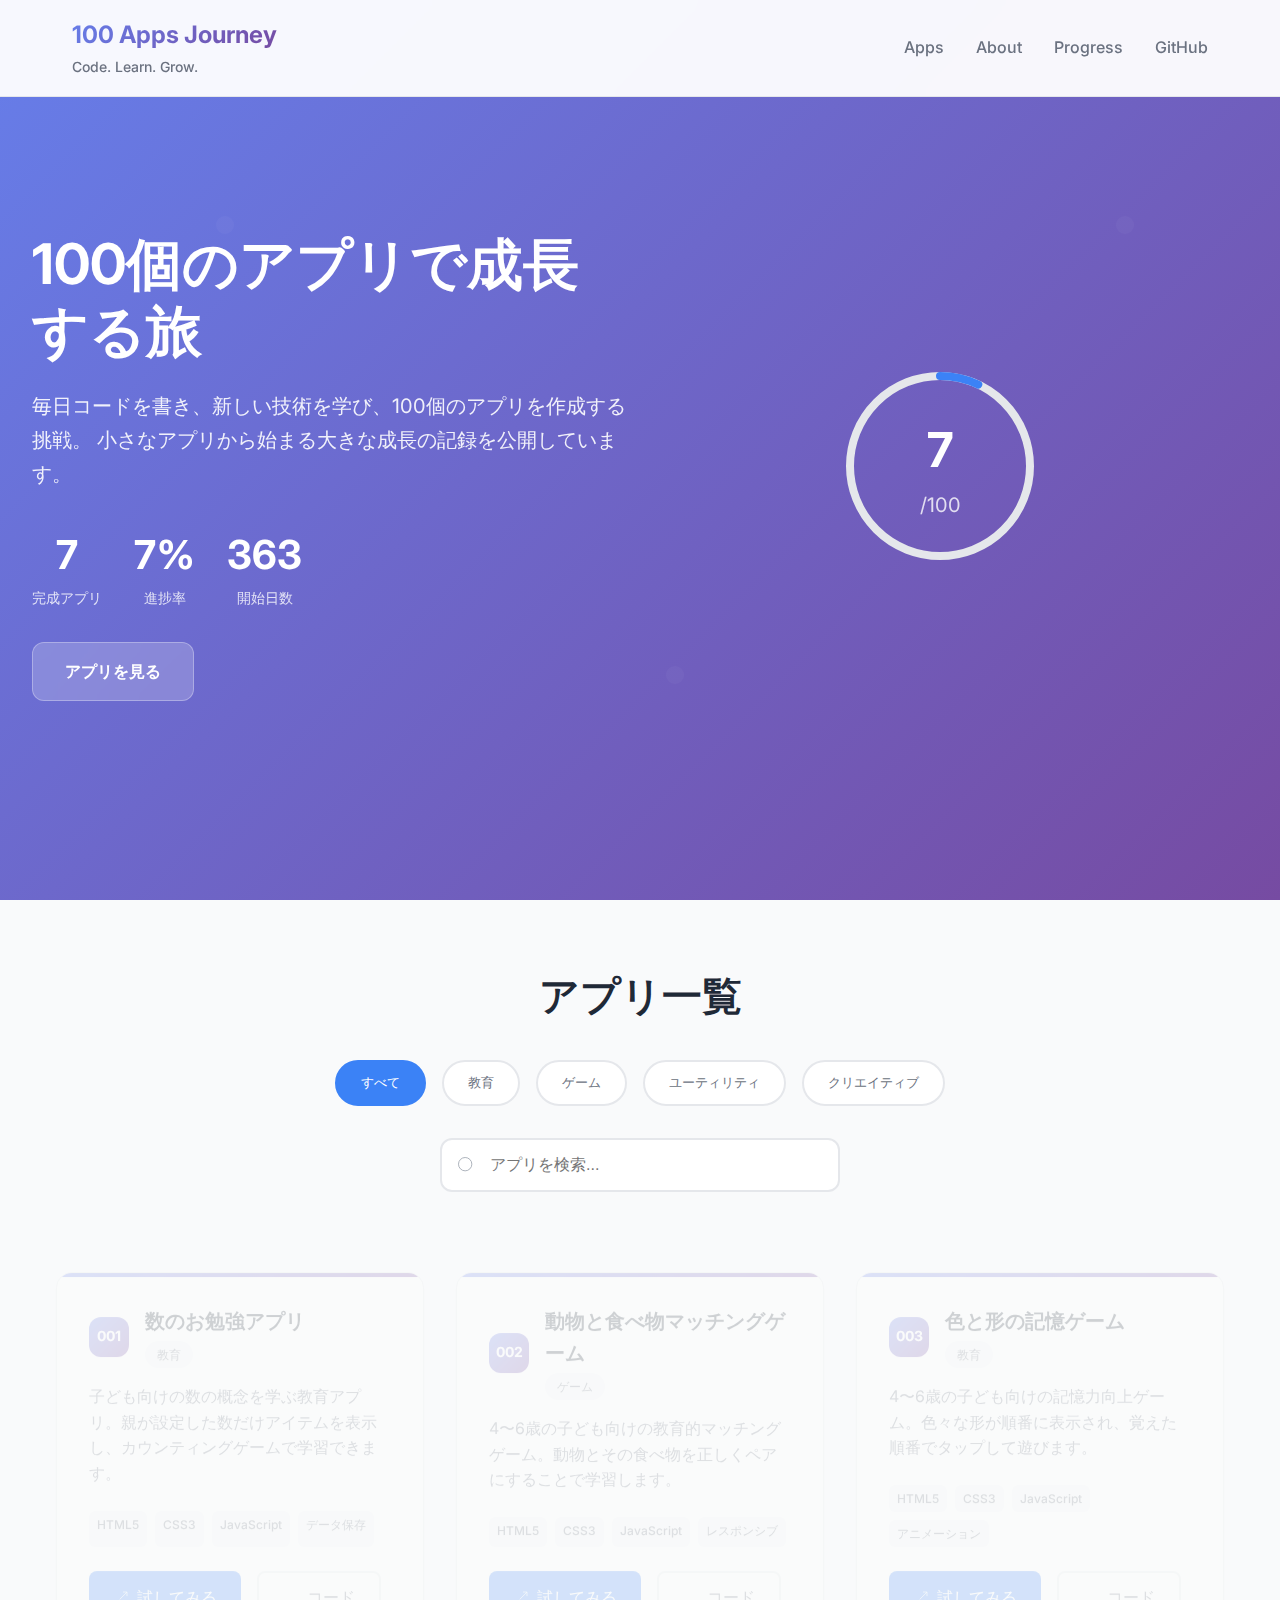
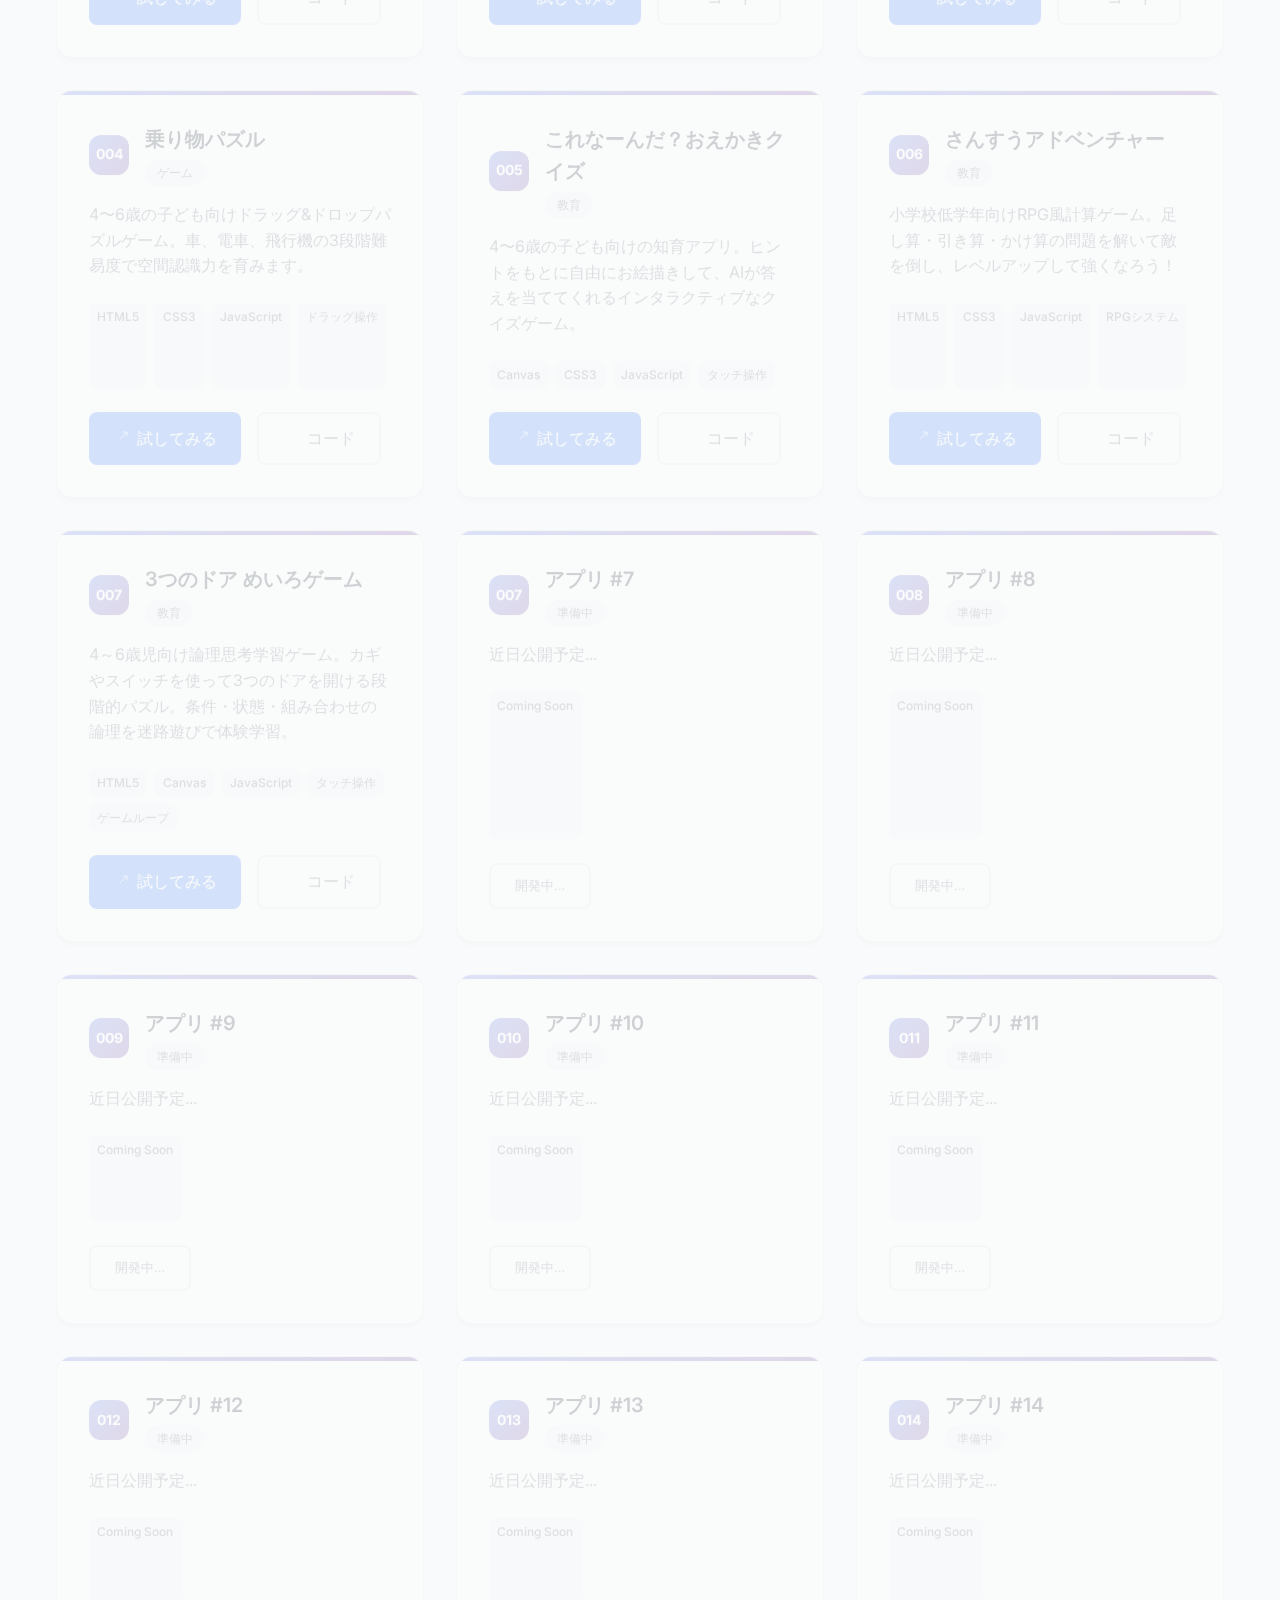
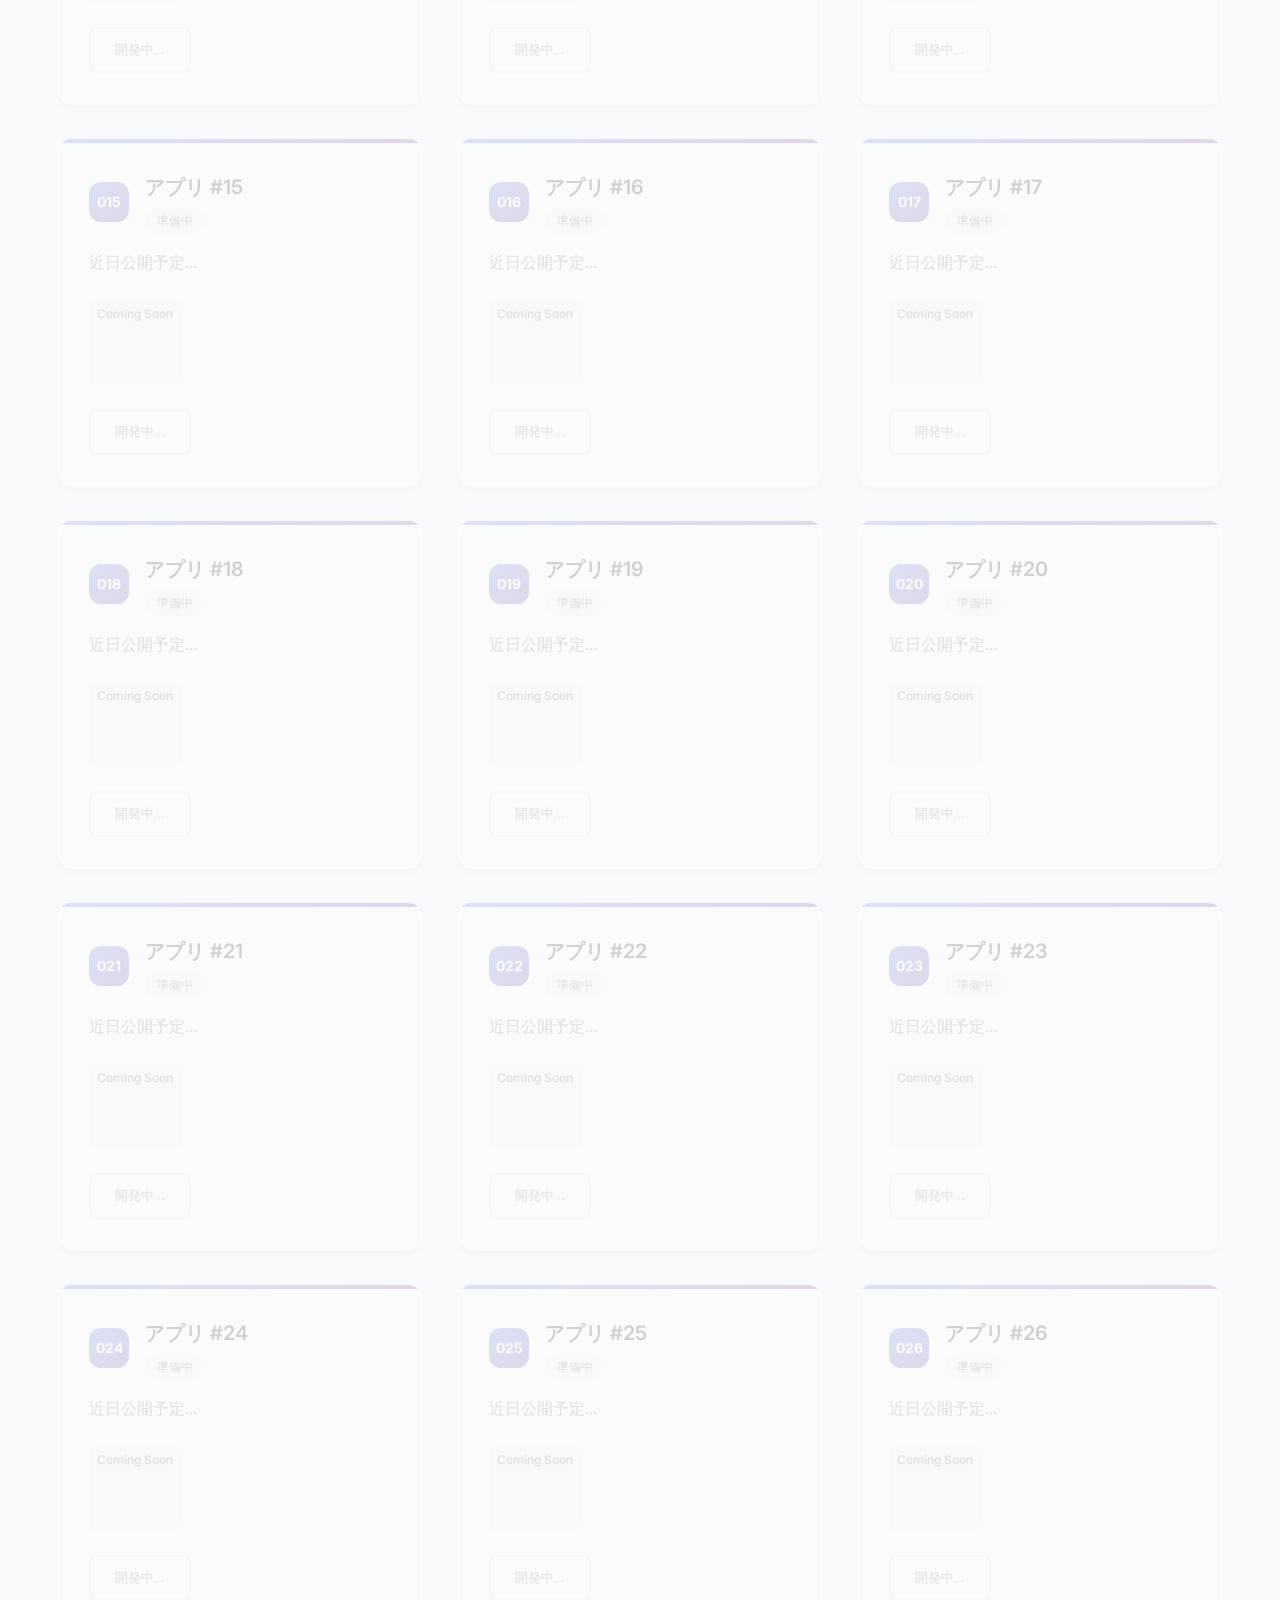
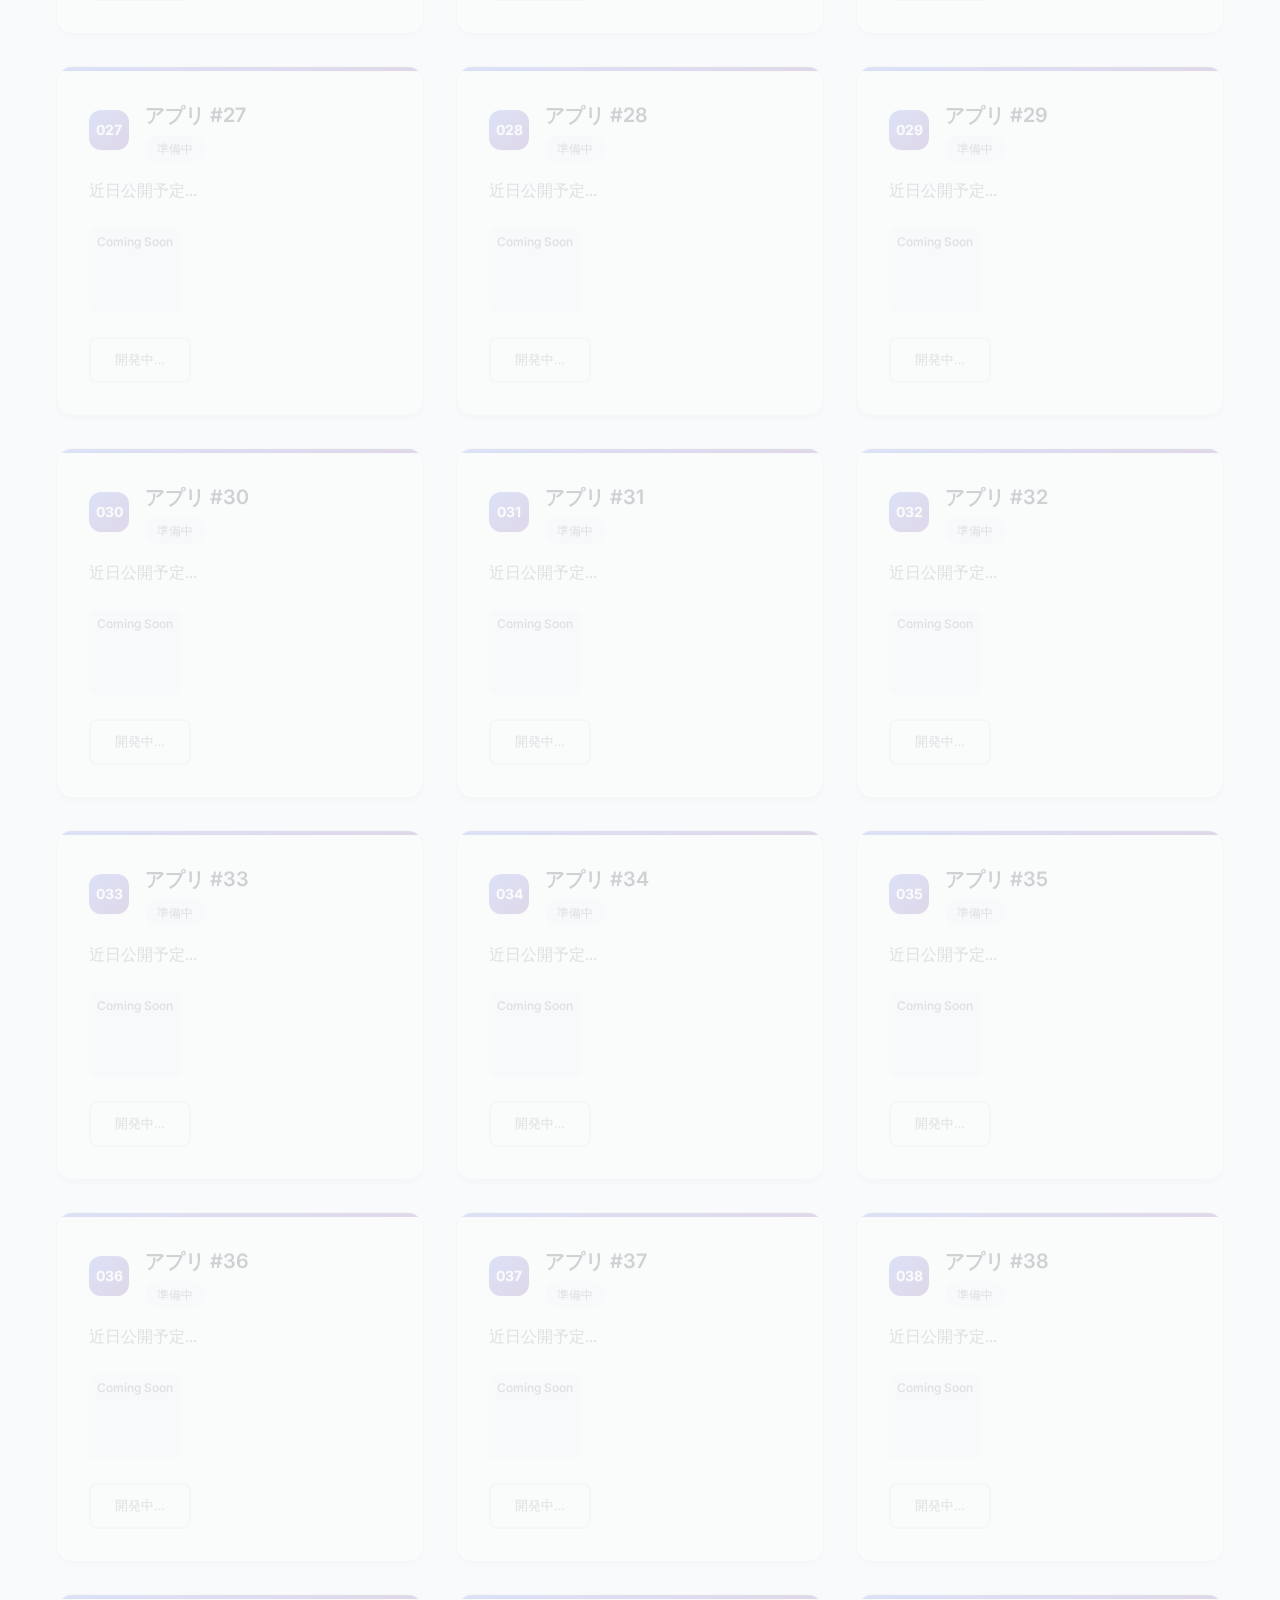
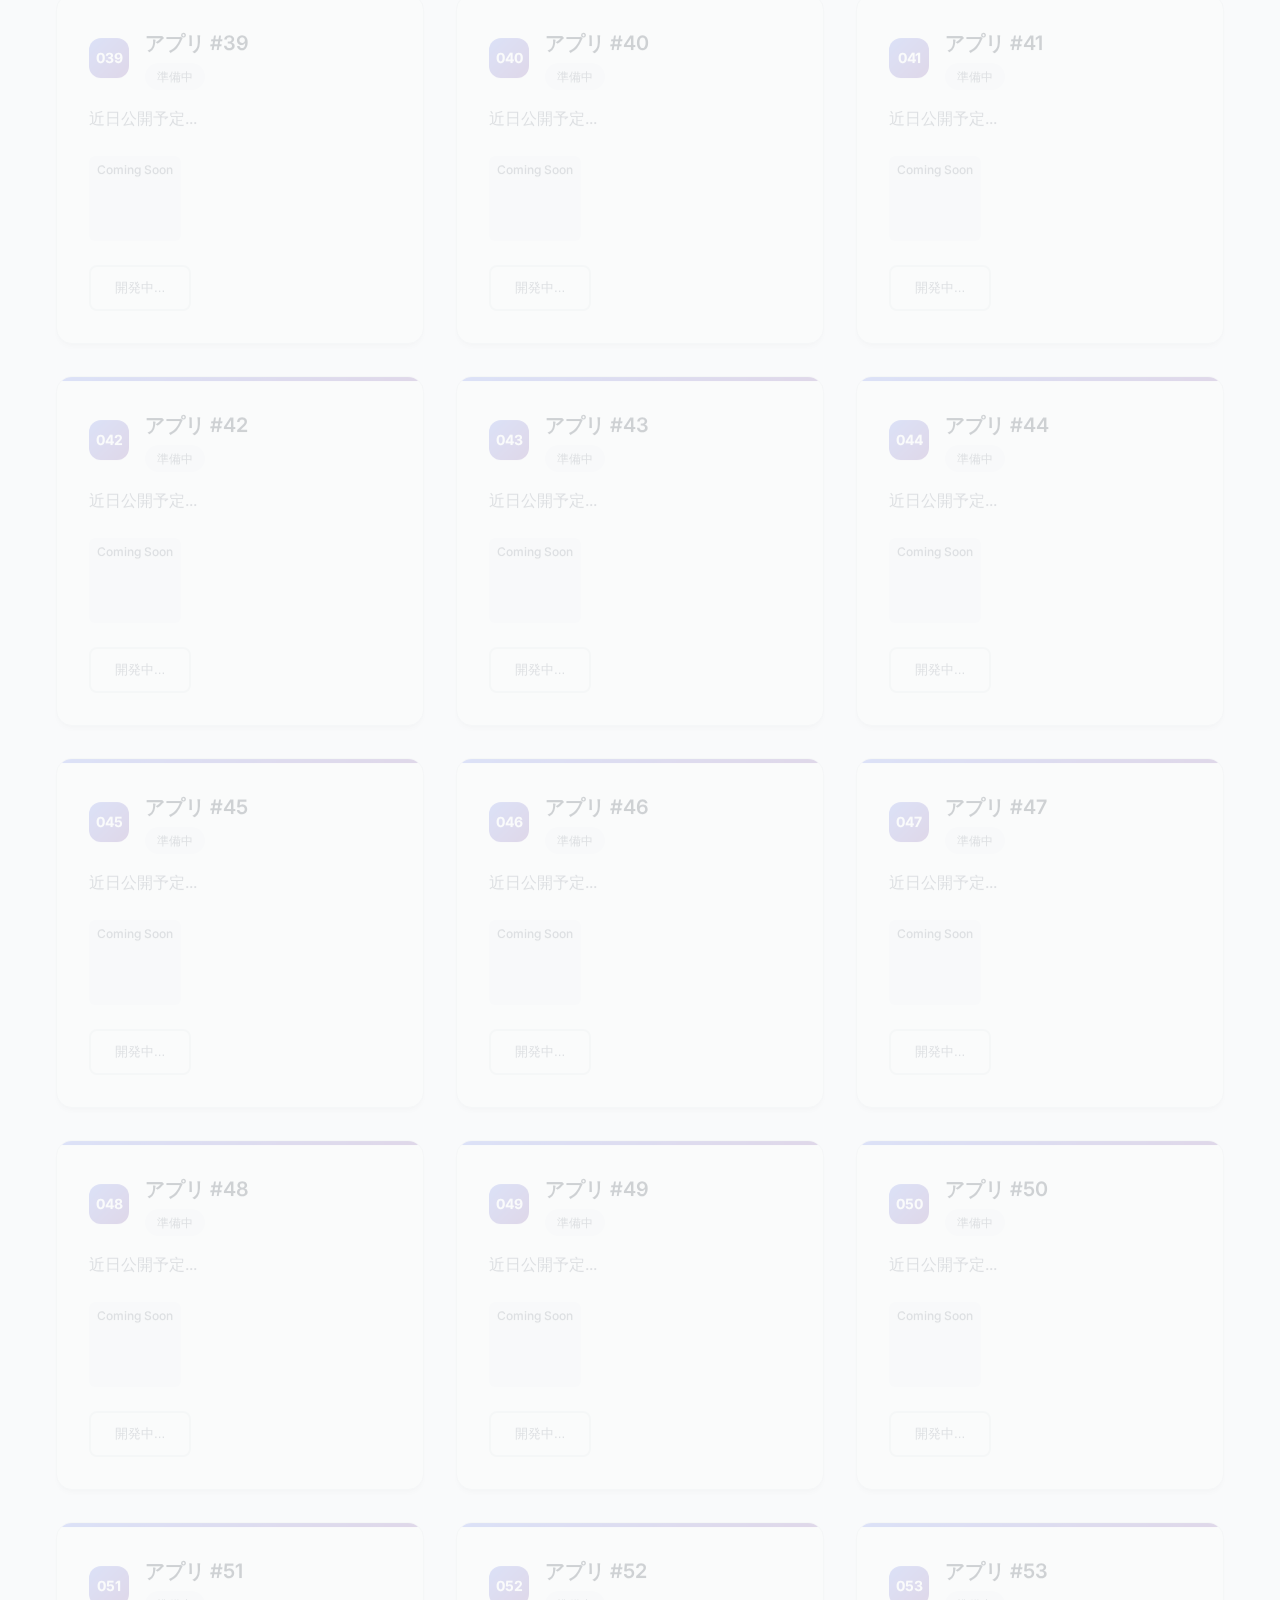
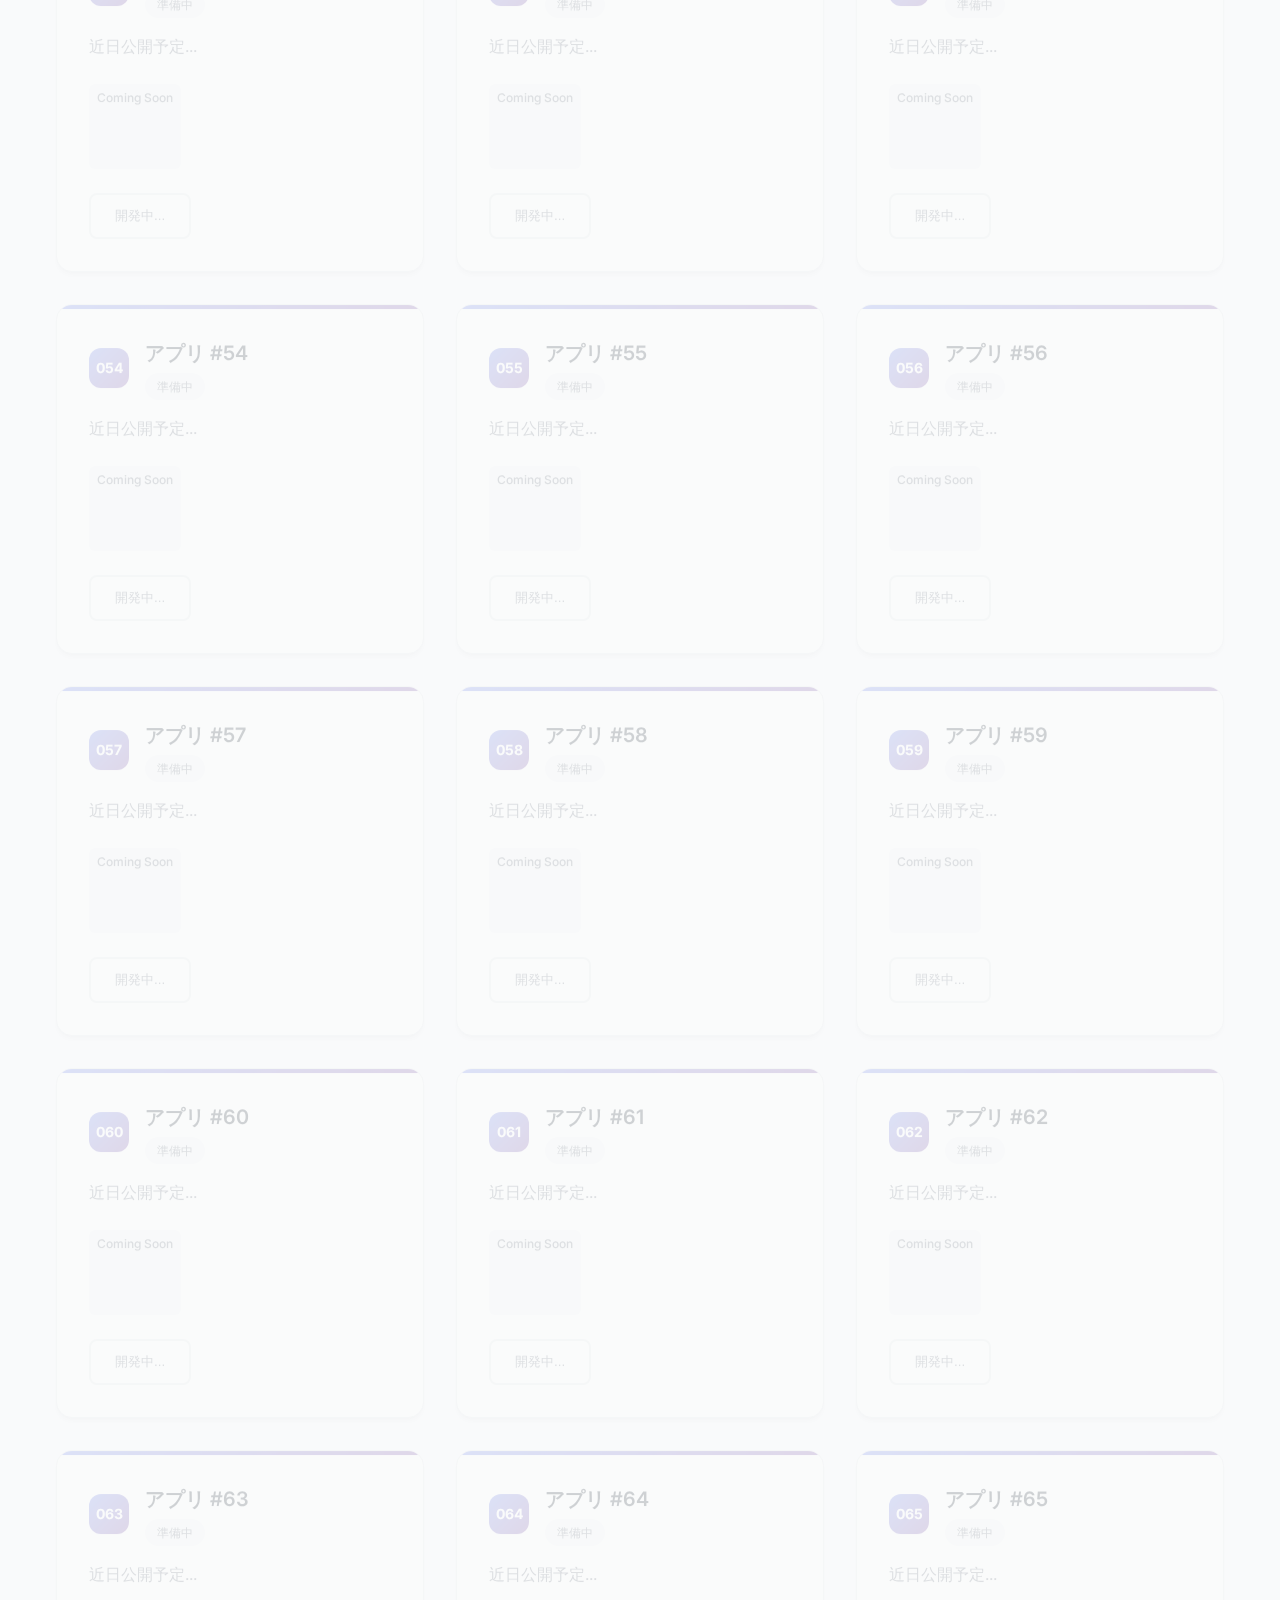
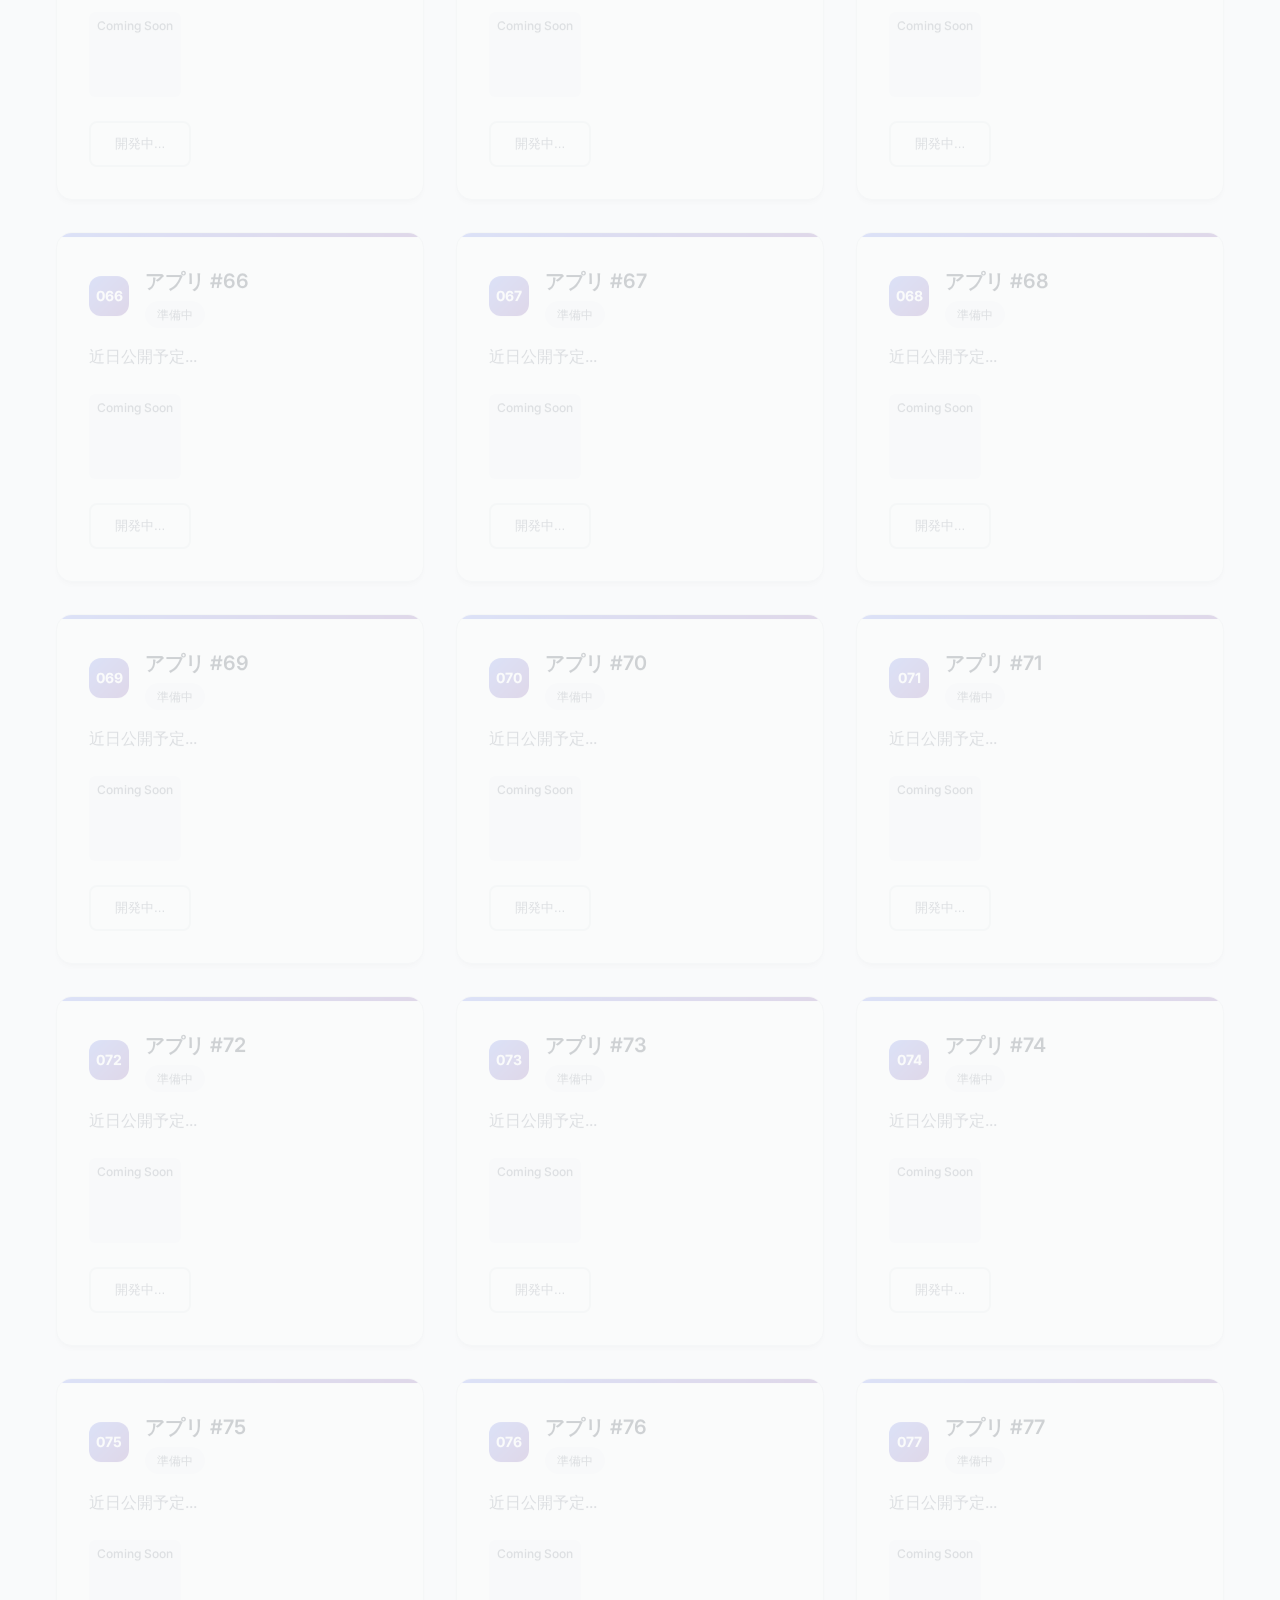
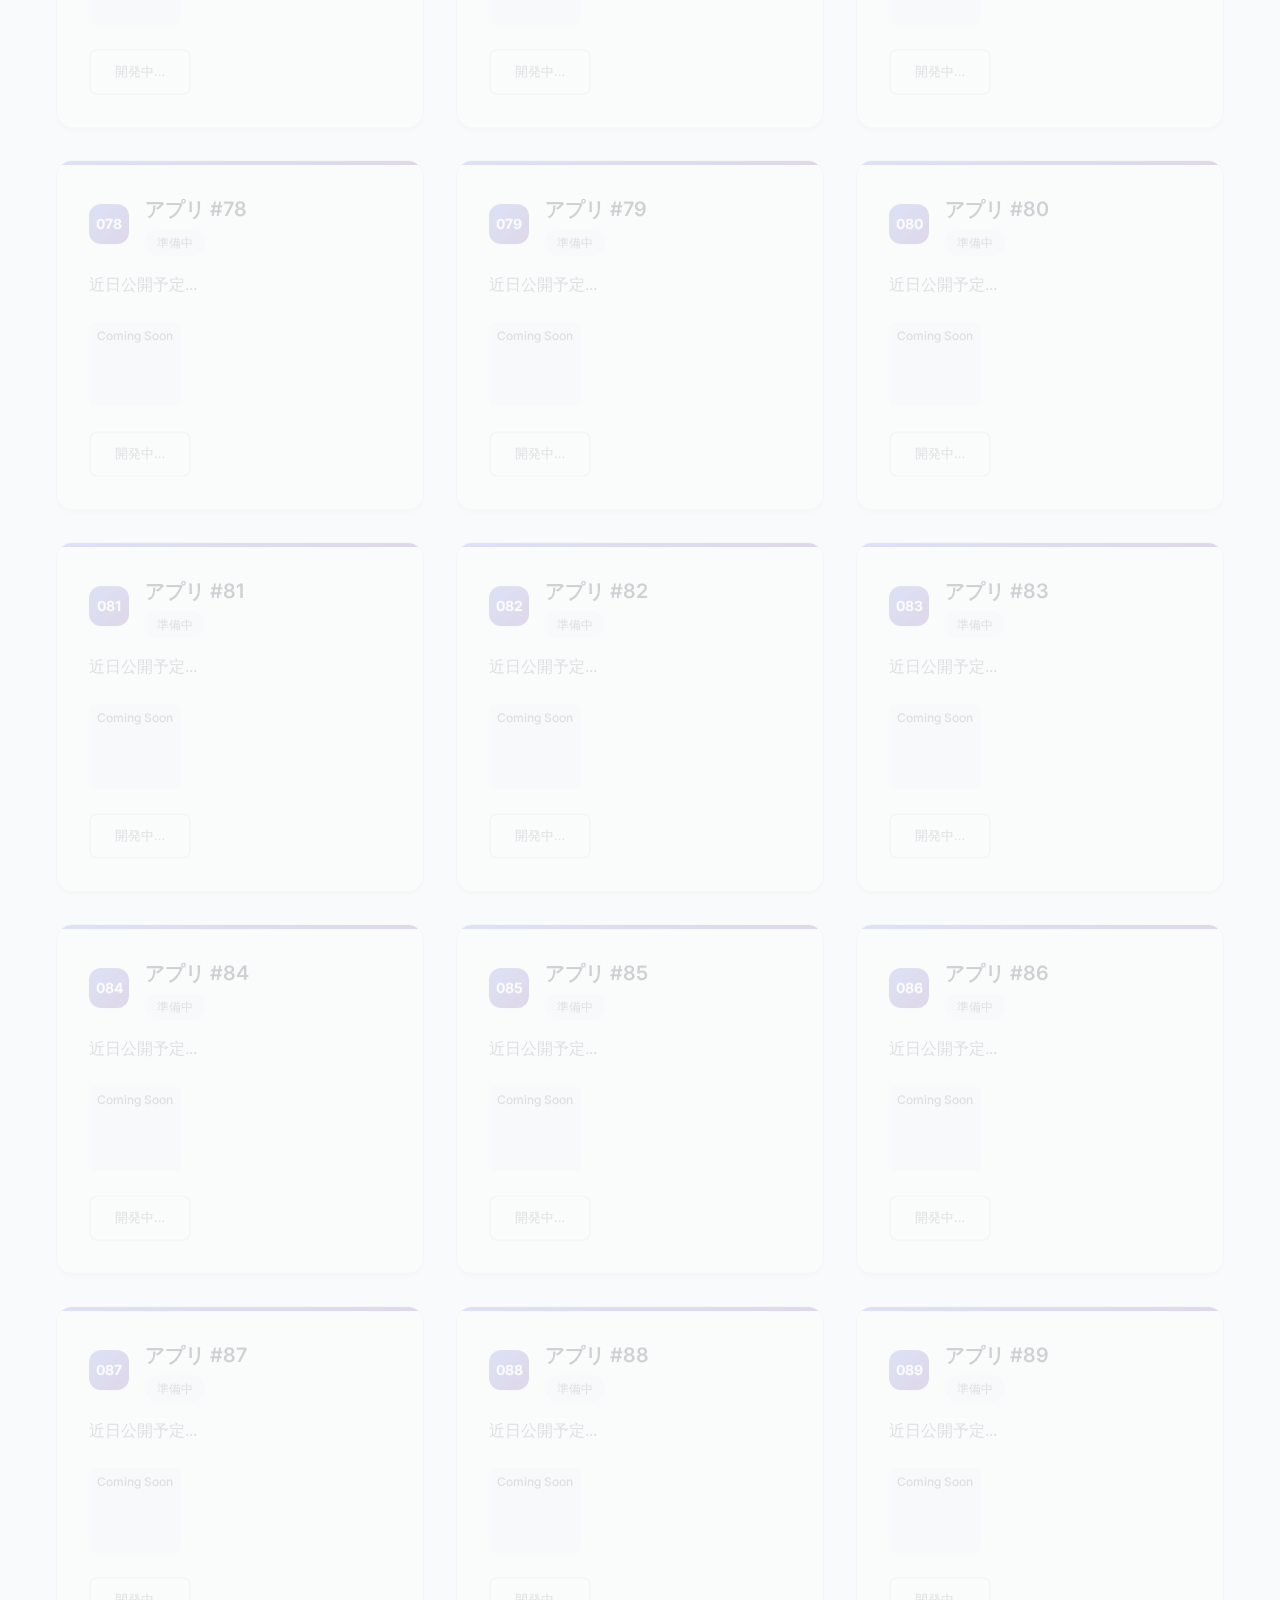
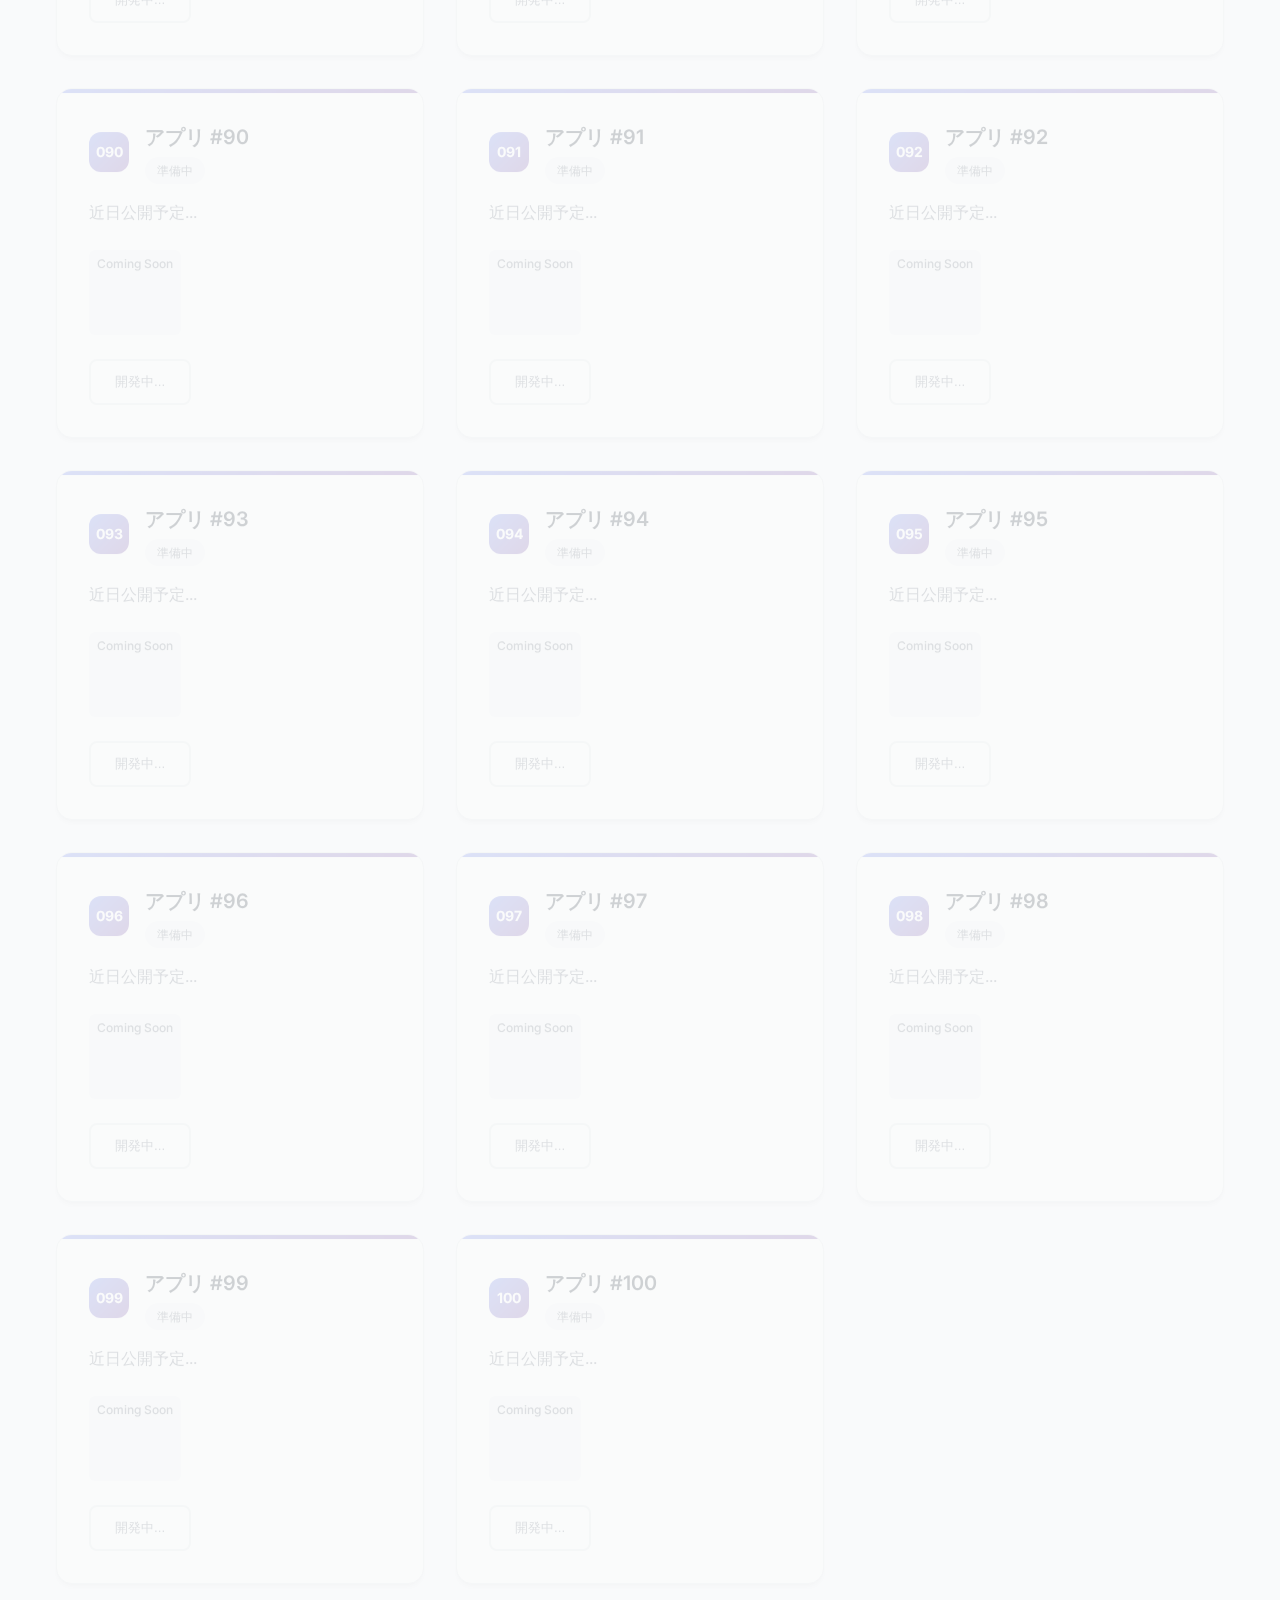
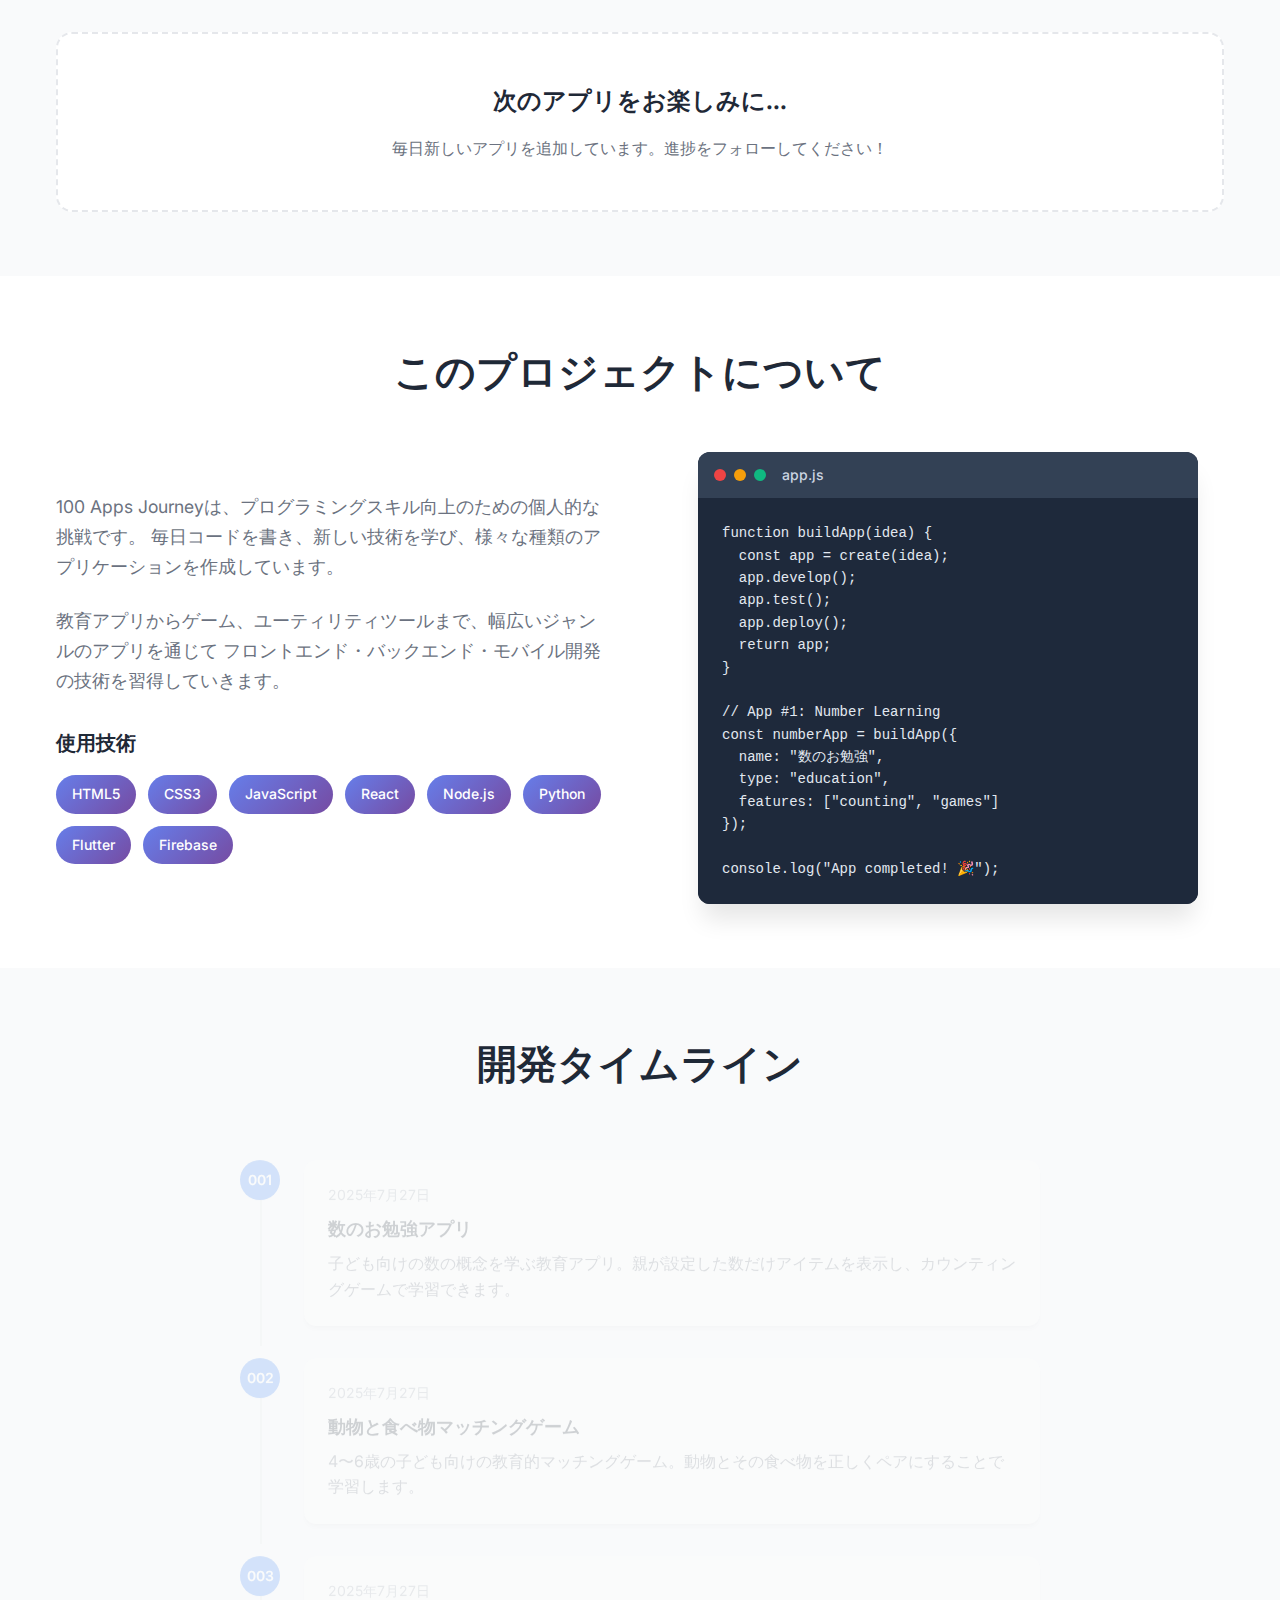
<file: app100/index.html>
<!DOCTYPE html>
<html lang="ja">
<head>
    <meta charset="UTF-8">
    <meta name="viewport" content="width=device-width, initial-scale=1.0">
    <title>App100 - 100個のアプリ開発チャレンジ</title>
    <meta http-equiv="refresh" content="0;url=./portfolio/">
    <meta name="description" content="100個のアプリを作成する挑戦の記録。現在7個のアプリが完成済み。">
    <style>
        body {
            font-family: -apple-system, BlinkMacSystemFont, 'Segoe UI', Roboto, sans-serif;
            display: flex;
            justify-content: center;
            align-items: center;
            min-height: 100vh;
            margin: 0;
            background: linear-gradient(135deg, #667eea 0%, #764ba2 100%);
            color: white;
            text-align: center;
        }
        .container {
            background: rgba(255, 255, 255, 0.1);
            padding: 2rem;
            border-radius: 10px;
            backdrop-filter: blur(10px);
        }
        .loader {
            border: 3px solid rgba(255, 255, 255, 0.3);
            border-top: 3px solid white;
            border-radius: 50%;
            width: 30px;
            height: 30px;
            animation: spin 1s linear infinite;
            margin: 1rem auto;
        }
        @keyframes spin {
            0% { transform: rotate(0deg); }
            100% { transform: rotate(360deg); }
        }
    </style>
</head>
<body>
    <div class="container">
        <h1>🚀 App100 ポートフォリオ</h1>
        <div class="loader"></div>
        <p>ポートフォリオサイトにリダイレクトしています...</p>
        <p><a href="./portfolio/" style="color: white;">手動でアクセス →</a></p>
    </div>
</body>
</html>
</file>
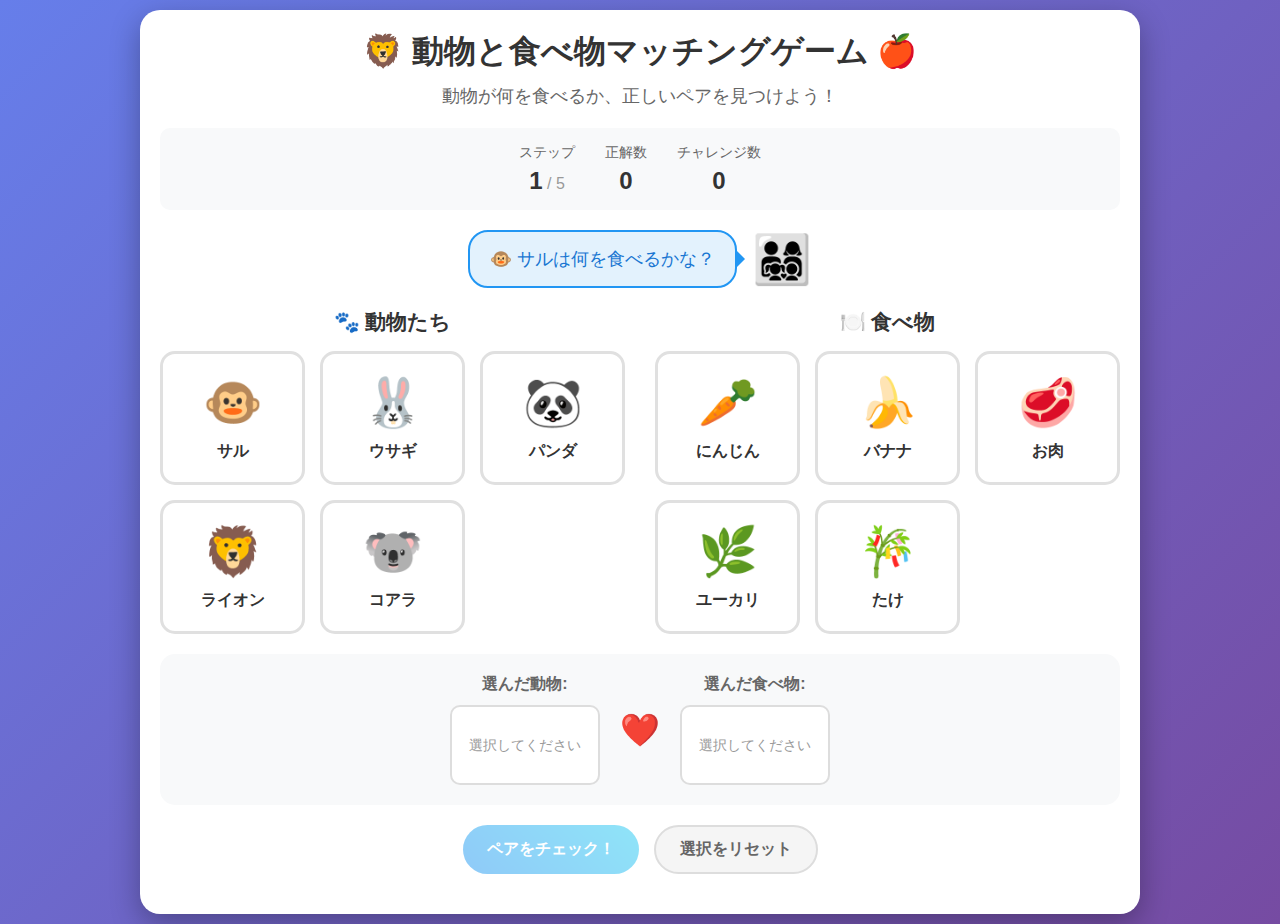
<file: app/002-animal-food-matching/index.html>
<!DOCTYPE html>
<html lang="ja">
<head>
    <meta charset="UTF-8">
    <meta name="viewport" content="width=device-width, initial-scale=1.0">
    <title>動物と食べ物マッチングゲーム | 002 - 100 Apps Journey</title>
    
    <!-- OGP Meta Tags -->
    <meta property="og:title" content="動物と食べ物マッチングゲーム | 002 - 100 Apps Journey">
    <meta property="og:description" content="4〜6歳の子ども向けの教育的マッチングゲーム。動物とその食べ物を正しくペアにすることで学習します。">
    <meta property="og:type" content="website">
    <meta property="og:url" content="https://euro0707.github.io/app100/app/002-animal-food-matching/">
    <meta property="og:image" content="https://euro0707.github.io/app100/app/002-animal-food-matching/ogp-image.png">
    <meta property="og:image:width" content="1200">
    <meta property="og:image:height" content="630">
    <meta property="og:site_name" content="100 Apps Journey">
    <meta property="og:locale" content="ja_JP">
    
    <!-- Twitter Card -->
    <meta name="twitter:card" content="summary_large_image">
    <meta name="twitter:title" content="動物と食べ物マッチングゲーム | 002 - 100 Apps Journey">
    <meta name="twitter:description" content="4〜6歳の子ども向けの教育的マッチングゲーム。動物とその食べ物を正しくペアにすることで学習します。">
    <meta name="twitter:image" content="https://euro0707.github.io/app100/app/002-animal-food-matching/ogp-image.png">
    
    <!-- Additional Meta Tags -->
    <meta name="description" content="4〜6歳の子ども向けの教育的マッチングゲーム。動物とその食べ物を正しくペアにすることで学習します。">
    <meta name="keywords" content="動物,食べ物,マッチング,ゲーム,子ども,教育,知育,学習">
    
    <link rel="stylesheet" href="style.css">
</head>
<body>
    <div class="game-container">
        <header class="game-header">
            <h1>🦁 動物と食べ物マッチングゲーム 🍎</h1>
            <p class="instructions">動物が何を食べるか、正しいペアを見つけよう！</p>
        </header>

        <div class="game-content">
            <!-- ゲーム統計 -->
            <div class="stats">
                <div class="stat-item">
                    <span class="stat-label">ステップ</span>
                    <span class="stat-value" id="currentStep">1</span>
                    <span class="stat-total">/ <span id="totalSteps">5</span></span>
                </div>
                <div class="stat-item">
                    <span class="stat-label">正解数</span>
                    <span class="stat-value" id="correctCount">0</span>
                </div>
                <div class="stat-item">
                    <span class="stat-label">チャレンジ数</span>
                    <span class="stat-value" id="attemptCount">0</span>
                </div>
            </div>

            <!-- ヒントセクション -->
            <div class="hint-section">
                <div class="hint-bubble" id="hintText">
                    ゲームを開始しましょう！
                </div>
                <div class="hint-character">👨‍👩‍👧‍👦</div>
            </div>

            <!-- ゲームボード -->
            <div class="game-board">
                <div class="animals-section">
                    <h3>🐾 動物たち</h3>
                    <div class="items-grid" id="animalsGrid">
                        <!-- 動物カードがここに生成される -->
                    </div>
                </div>

                <div class="foods-section">
                    <h3>🍽️ 食べ物</h3>
                    <div class="items-grid" id="foodsGrid">
                        <!-- 食べ物カードがここに生成される -->
                    </div>
                </div>
            </div>

            <!-- 選択表示 -->
            <div class="selection-area" id="selectionArea">
                <div class="selection-item">
                    <span>選んだ動物:</span>
                    <div class="selected-card" id="selectedAnimal">選択してください</div>
                </div>
                <div class="match-symbol">❤️</div>
                <div class="selection-item">
                    <span>選んだ食べ物:</span>
                    <div class="selected-card" id="selectedFood">選択してください</div>
                </div>
            </div>

            <!-- アクションボタン -->
            <div class="action-buttons">
                <button class="btn btn-primary" id="checkButton" disabled>
                    ペアをチェック！
                </button>
                <button class="btn btn-secondary" id="resetButton">
                    選択をリセット
                </button>
                <button class="btn btn-success" id="nextButton" style="display: none;">
                    次のステップ
                </button>
            </div>

            <!-- 結果表示 -->
            <div class="result-area" id="resultArea" style="display: none;">
                <div class="result-message" id="resultMessage"></div>
                <div class="result-animation" id="resultAnimation"></div>
            </div>
        </div>

        <!-- ゲーム完了画面 -->
        <div class="completion-screen" id="completionScreen" style="display: none;">
            <div class="completion-content">
                <h2>🎉 おめでとう！ 🎉</h2>
                <p>すべてのペアを見つけることができました！</p>
                <div class="final-stats">
                    <div class="final-stat">
                        <span>正解数:</span>
                        <span id="finalCorrect">0</span>
                    </div>
                    <div class="final-stat">
                        <span>チャレンジ数:</span>
                        <span id="finalAttempts">0</span>
                    </div>
                    <div class="final-stat">
                        <span>正解率:</span>
                        <span id="finalAccuracy">0%</span>
                    </div>
                </div>
                <button class="btn btn-primary" id="playAgainButton">
                    もう一度遊ぶ
                </button>
            </div>
        </div>
    </div>

    <script src="script.js"></script>
</body>
</html>
</file>
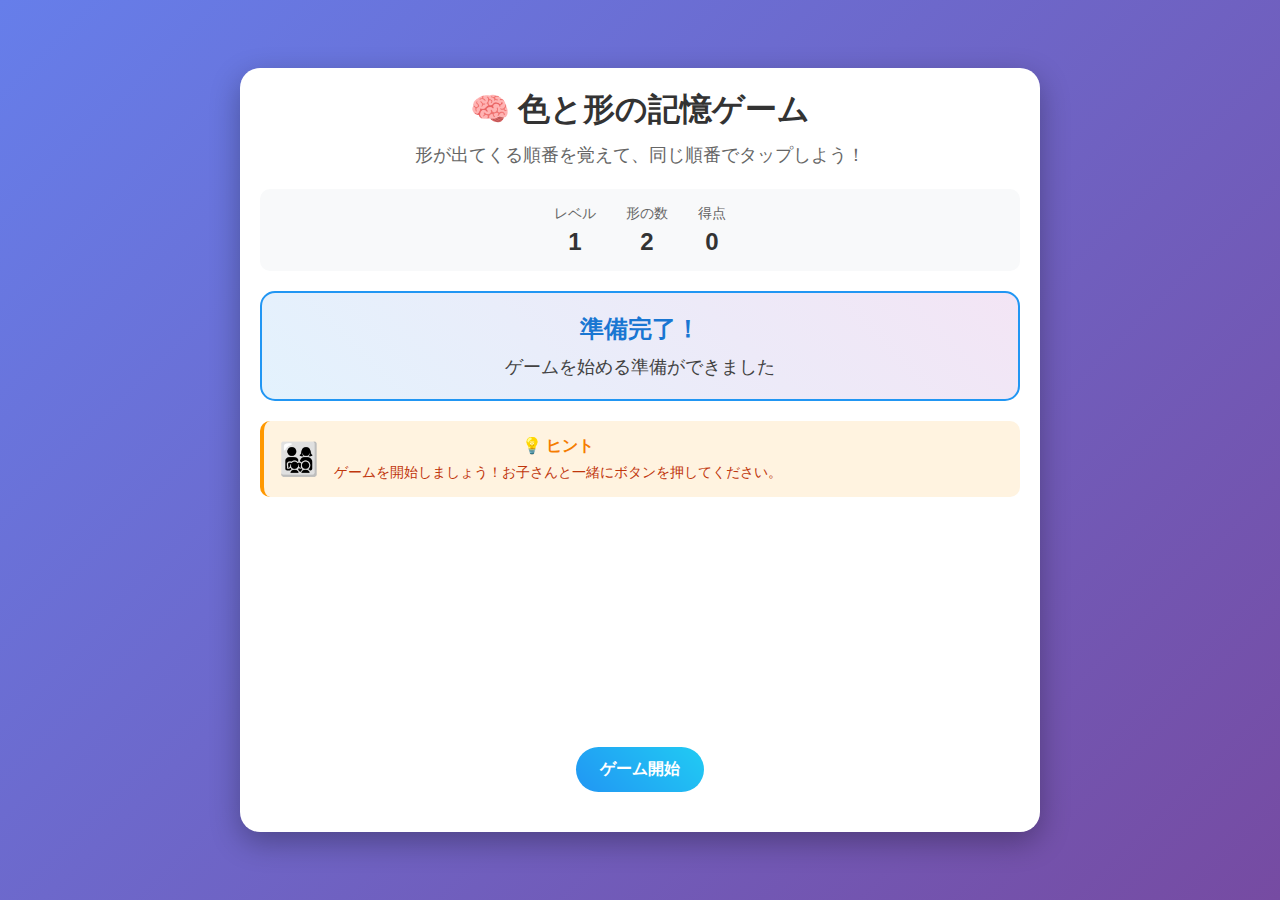
<file: app/003-memory-game/index.html>
<!DOCTYPE html>
<html lang="ja">
<head>
    <meta charset="UTF-8">
    <meta name="viewport" content="width=device-width, initial-scale=1.0">
    <title>色と形の記憶ゲーム</title>
    <link rel="stylesheet" href="style.css">
</head>
<body>
    <div class="game-container">
        <!-- ヘッダー -->
        <div class="game-header">
            <h1>🧠 色と形の記憶ゲーム</h1>
            <p class="instructions">形が出てくる順番を覚えて、同じ順番でタップしよう！</p>
        </div>

        <!-- ステータス -->
        <div class="game-stats">
            <div class="stat-item">
                <span class="stat-label">レベル</span>
                <span class="stat-value" id="currentLevel">1</span>
            </div>
            <div class="stat-item">
                <span class="stat-label">形の数</span>
                <span class="stat-value" id="shapeCount">2</span>
            </div>
            <div class="stat-item">
                <span class="stat-label">得点</span>
                <span class="stat-value" id="score">0</span>
            </div>
        </div>

        <!-- ゲーム進行状況 -->
        <div class="game-phase" id="gamePhase">
            <h2 id="phaseTitle">準備中...</h2>
            <p id="phaseDescription">ゲームを始める準備をしています</p>
        </div>

        <!-- 親向けヒント -->
        <div class="parent-hint" id="parentHint">
            <div class="hint-icon">👨‍👩‍👧‍👦</div>
            <div class="hint-content">
                <h3>💡 ヒント</h3>
                <p id="parentHintText">お子さんと一緒に楽しみましょう！</p>
            </div>
        </div>

        <!-- 形表示エリア -->
        <div class="shapes-display" id="shapesDisplay">
            <div class="shapes-grid" id="shapesGrid">
                <!-- 形がここに表示される -->
            </div>
        </div>

        <!-- ゲームボタン -->
        <div class="game-controls">
            <button class="btn btn-primary" id="startButton">ゲーム開始</button>
            <button class="btn btn-secondary" id="showSequenceButton" style="display: none;">順番を見る</button>
            <button class="btn btn-success" id="startMemoryButton" style="display: none;">記憶テスト開始</button>
            <button class="btn btn-info" id="nextLevelButton" style="display: none;">次のレベル</button>
            <button class="btn btn-warning" id="restartButton" style="display: none;">もう一度</button>
        </div>

        <!-- 結果表示 -->
        <div class="result-area" id="resultArea" style="display: none;">
            <div class="result-animation" id="resultAnimation">🎉</div>
            <div class="result-message" id="resultMessage">素晴らしい！</div>
        </div>

        <!-- 完了画面 -->
        <div class="completion-screen" id="completionScreen" style="display: none;">
            <div class="completion-content">
                <h2>🏆 おめでとう！</h2>
                <p>すべてのレベルをクリアしました！</p>
                <div class="final-stats">
                    <div class="final-stat">
                        <span>最終得点</span>
                        <span id="finalScore">0</span>
                    </div>
                    <div class="final-stat">
                        <span>達成レベル</span>
                        <span id="finalLevel">0</span>
                    </div>
                </div>
                <button class="btn btn-primary" id="playAgainButton">もう一度遊ぶ</button>
            </div>
        </div>
    </div>

    <script src="script.js"></script>
</body>
</html>
</file>
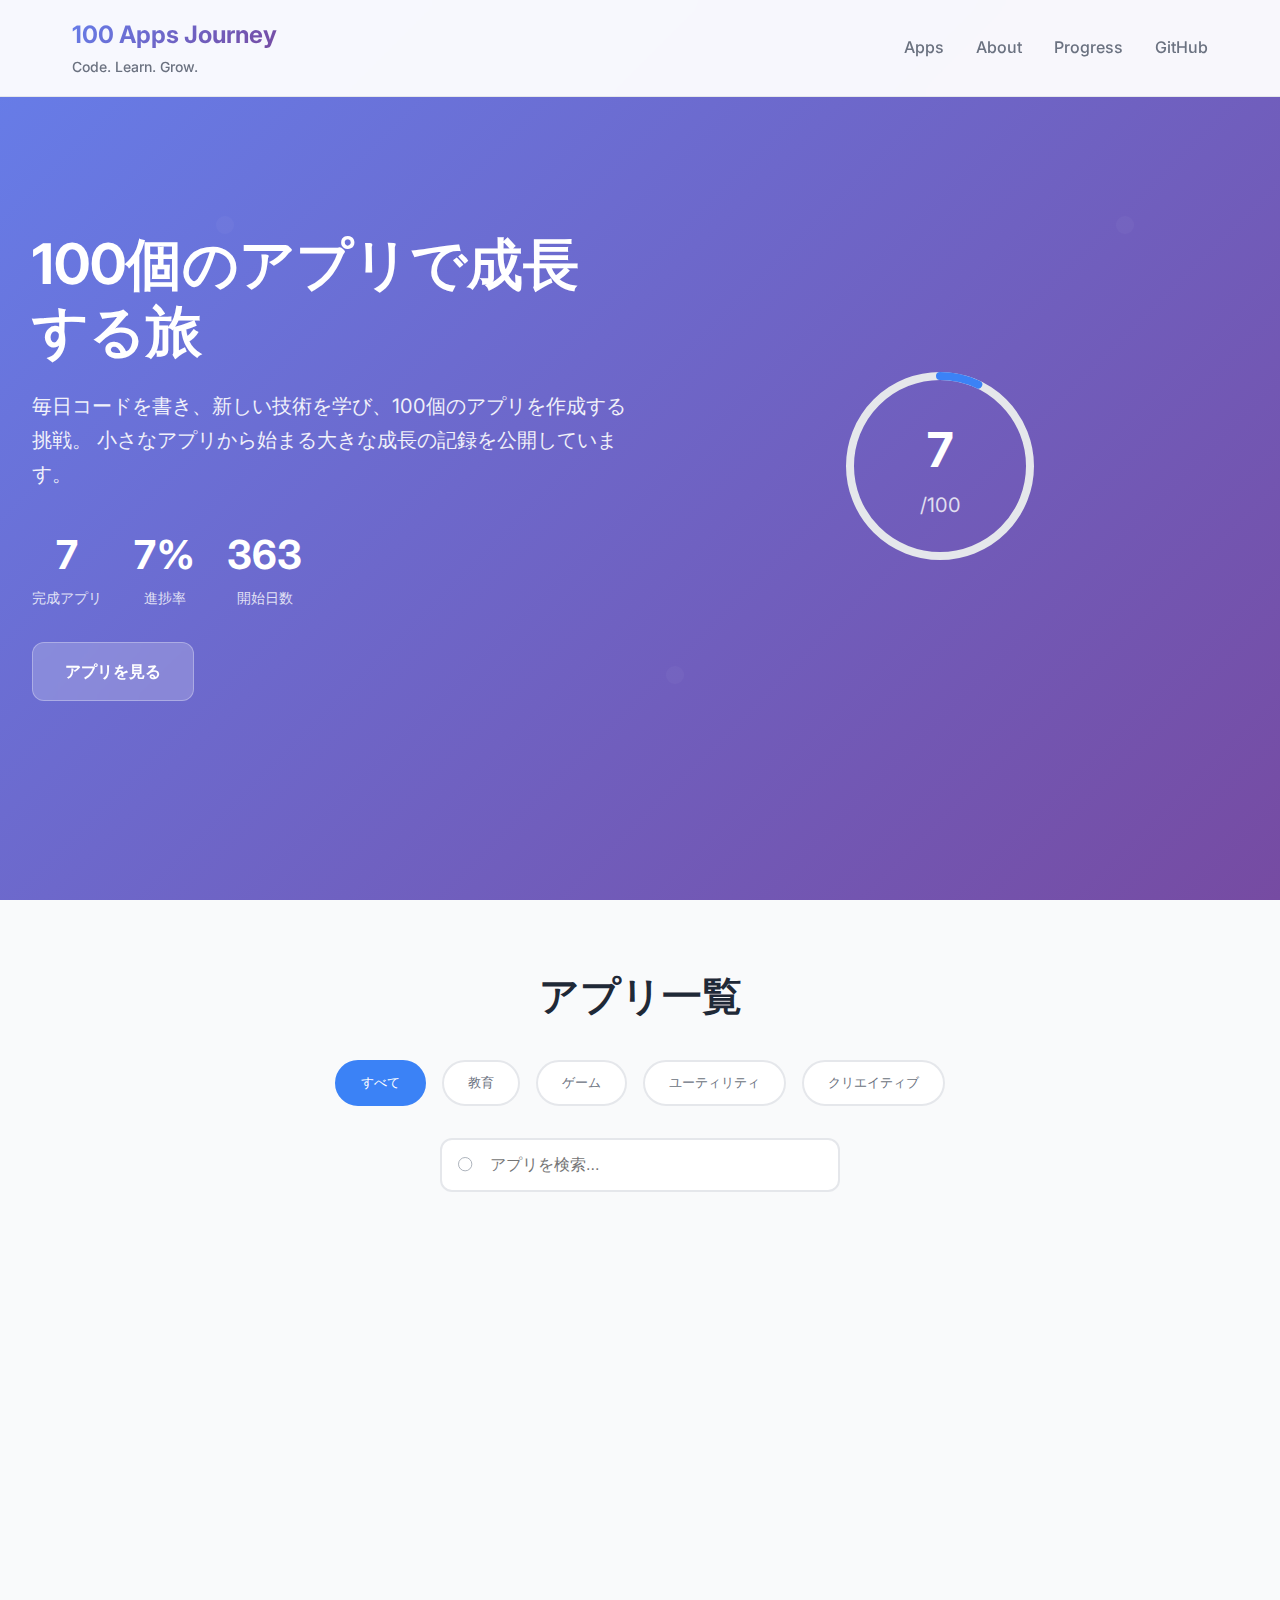
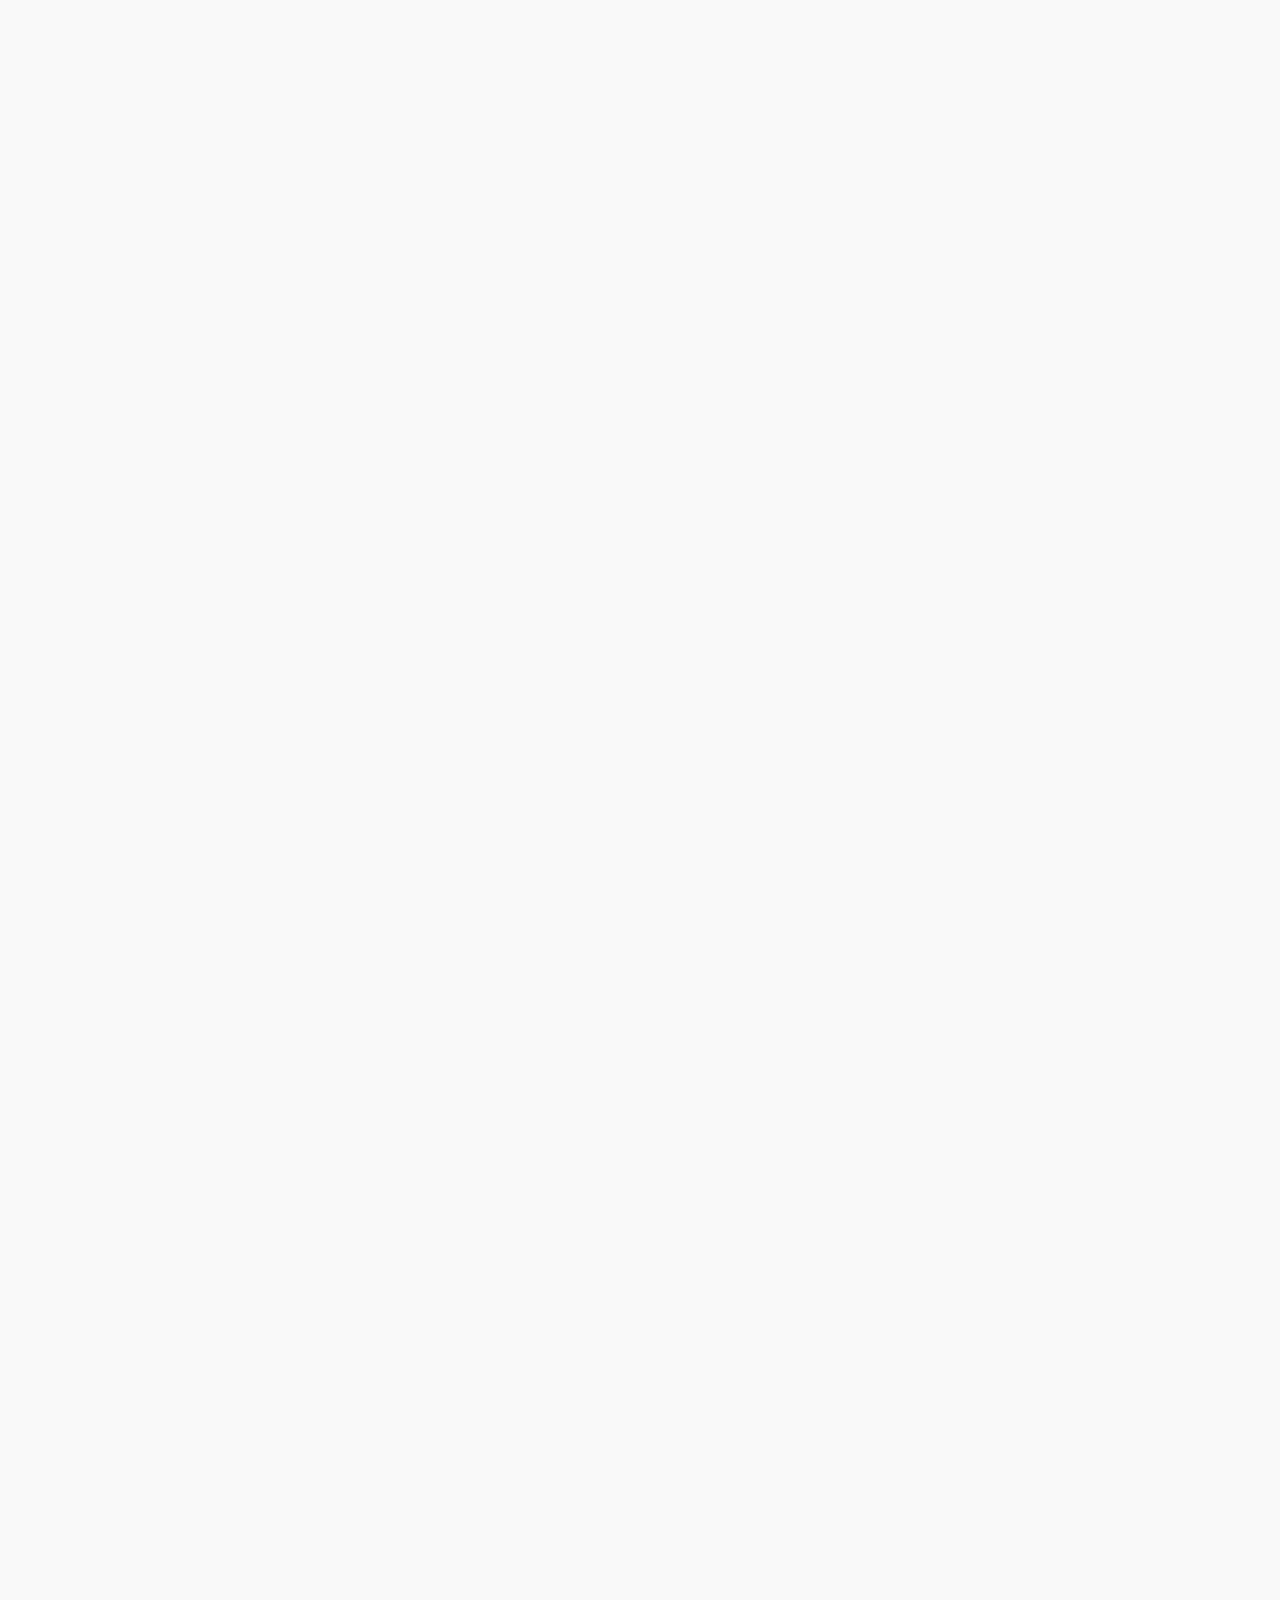
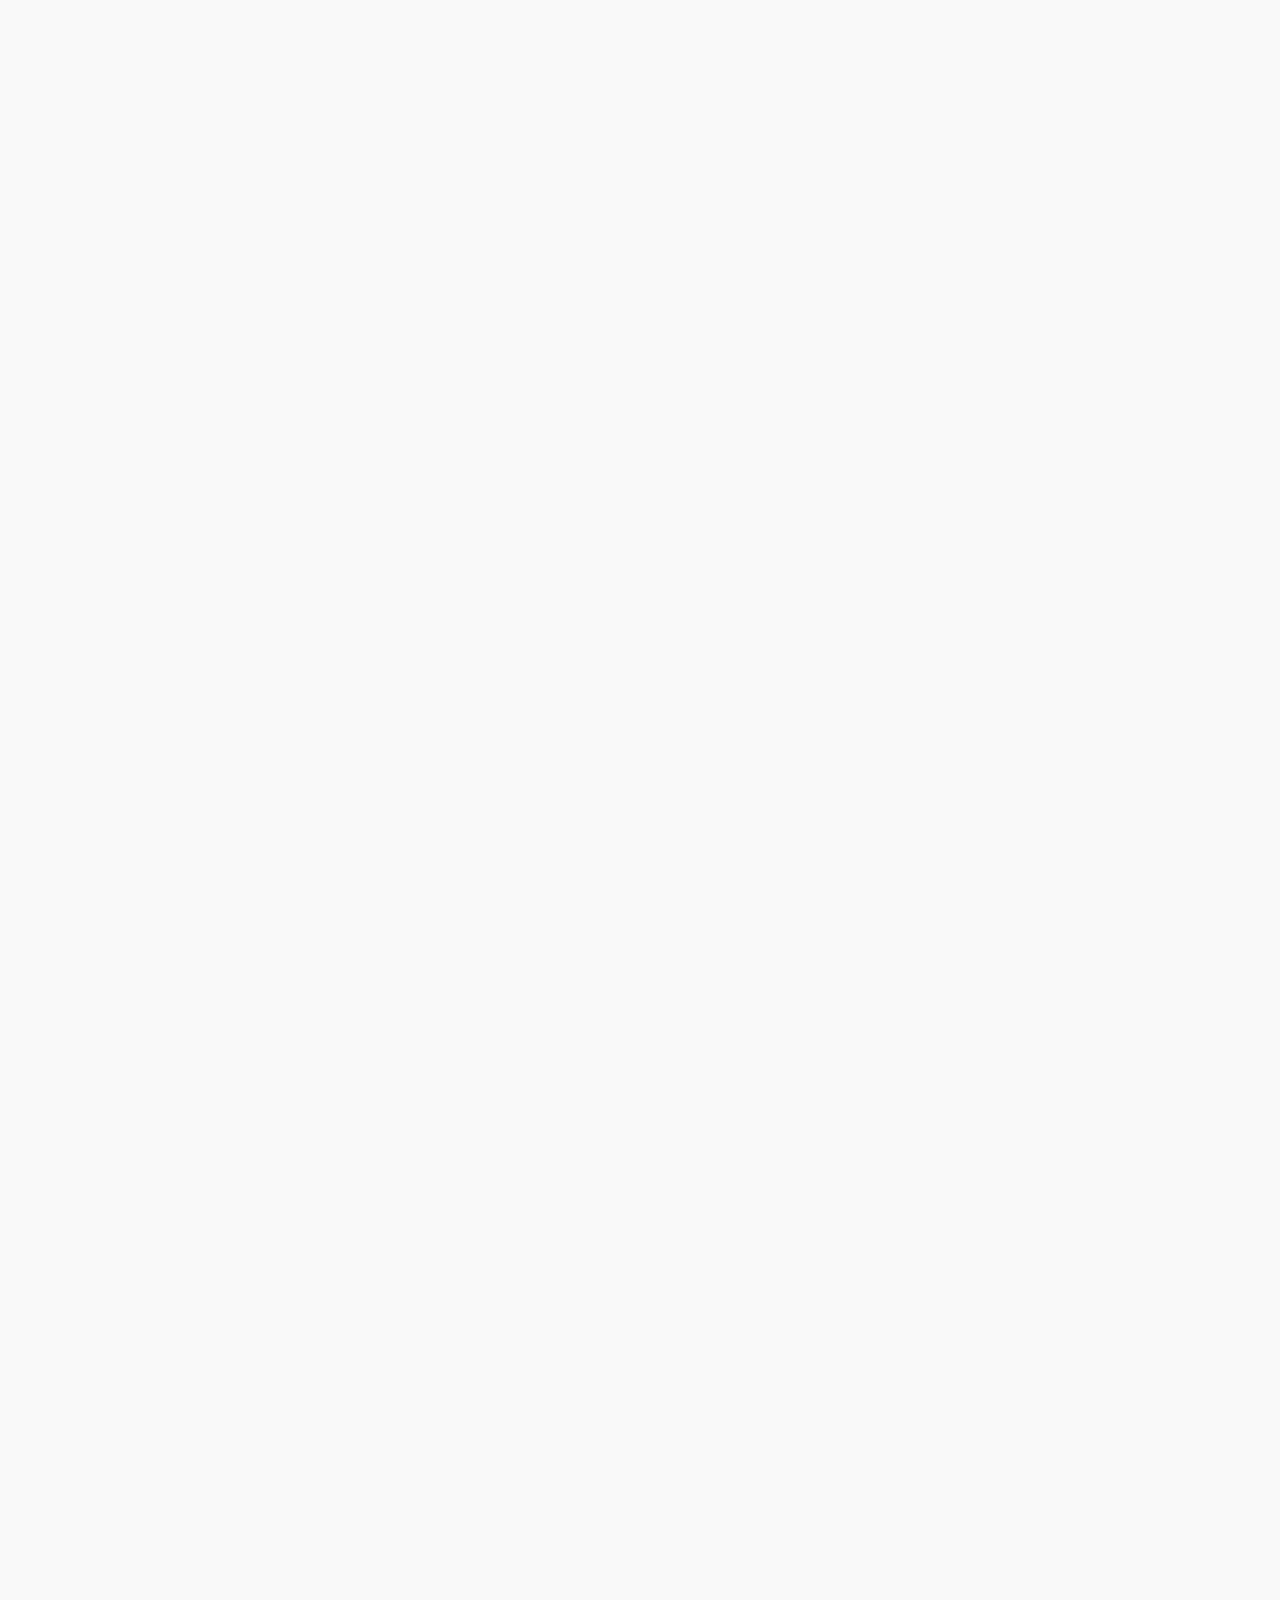
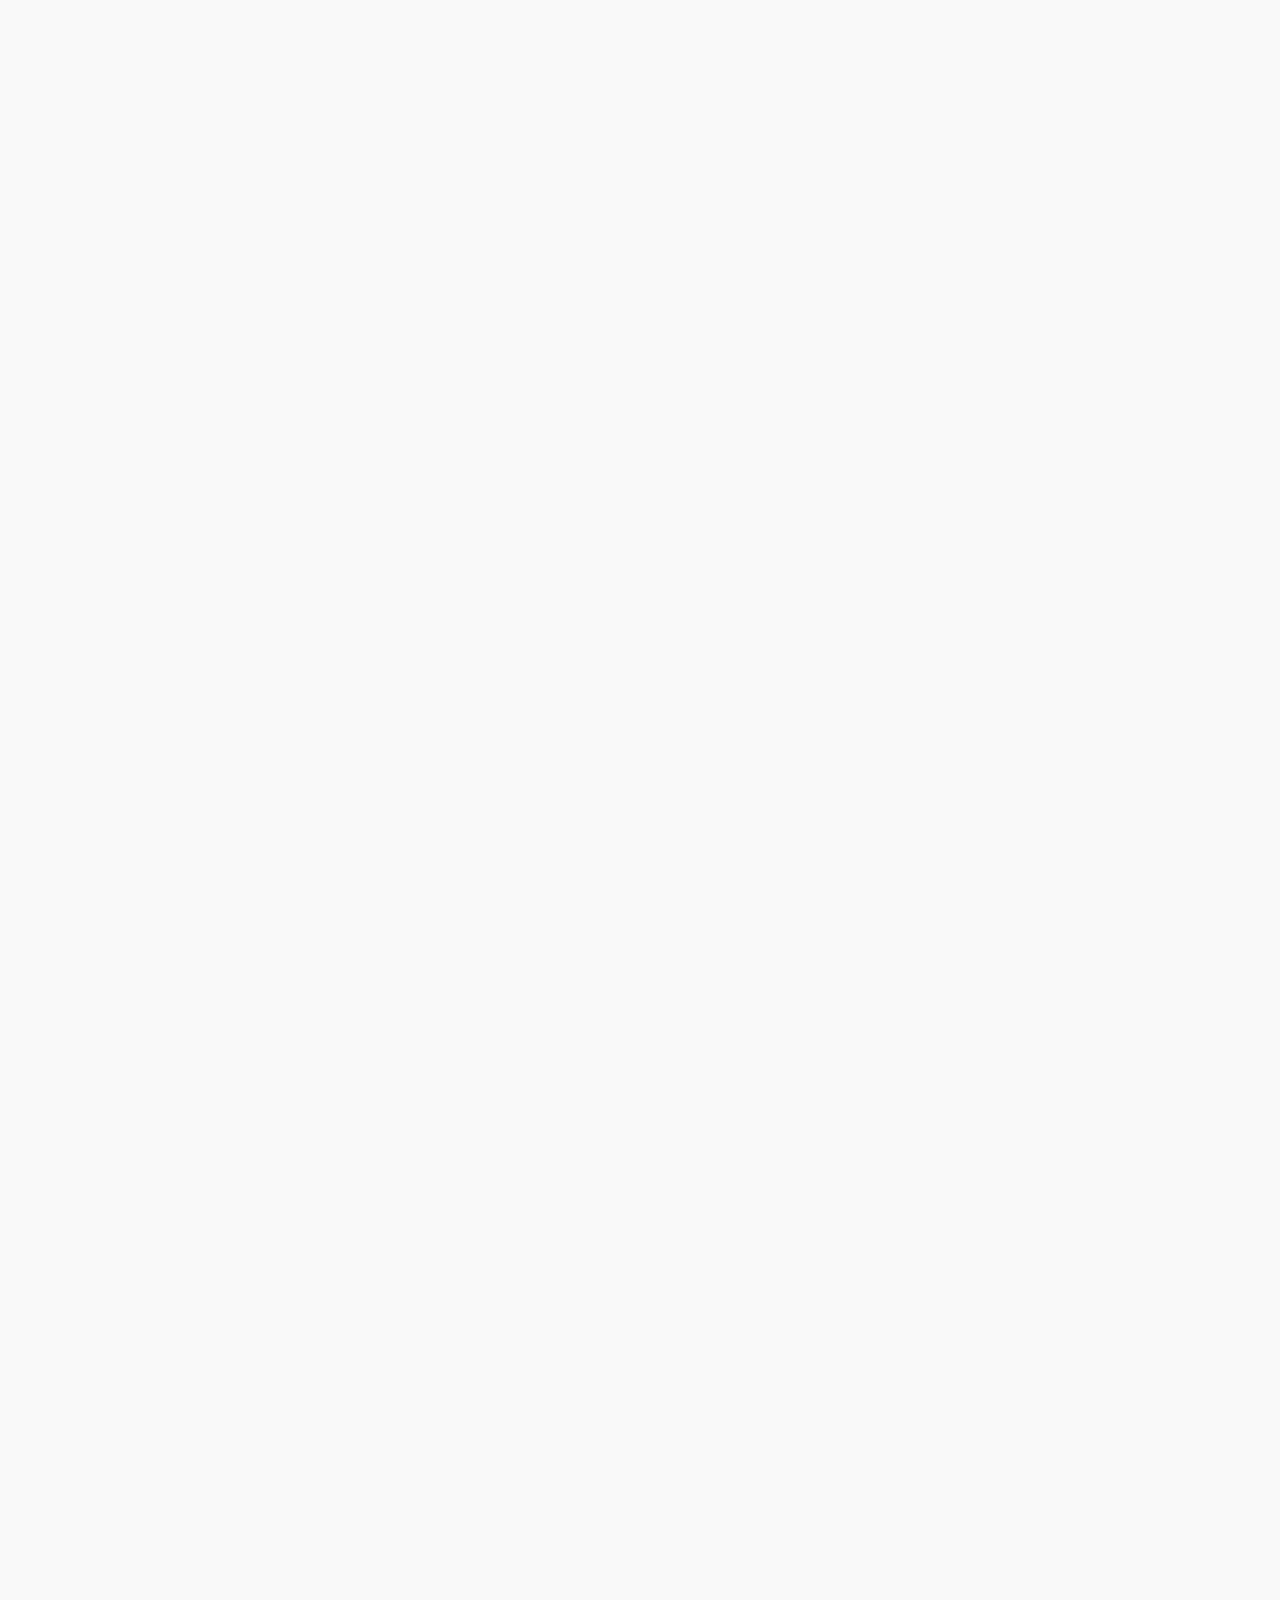
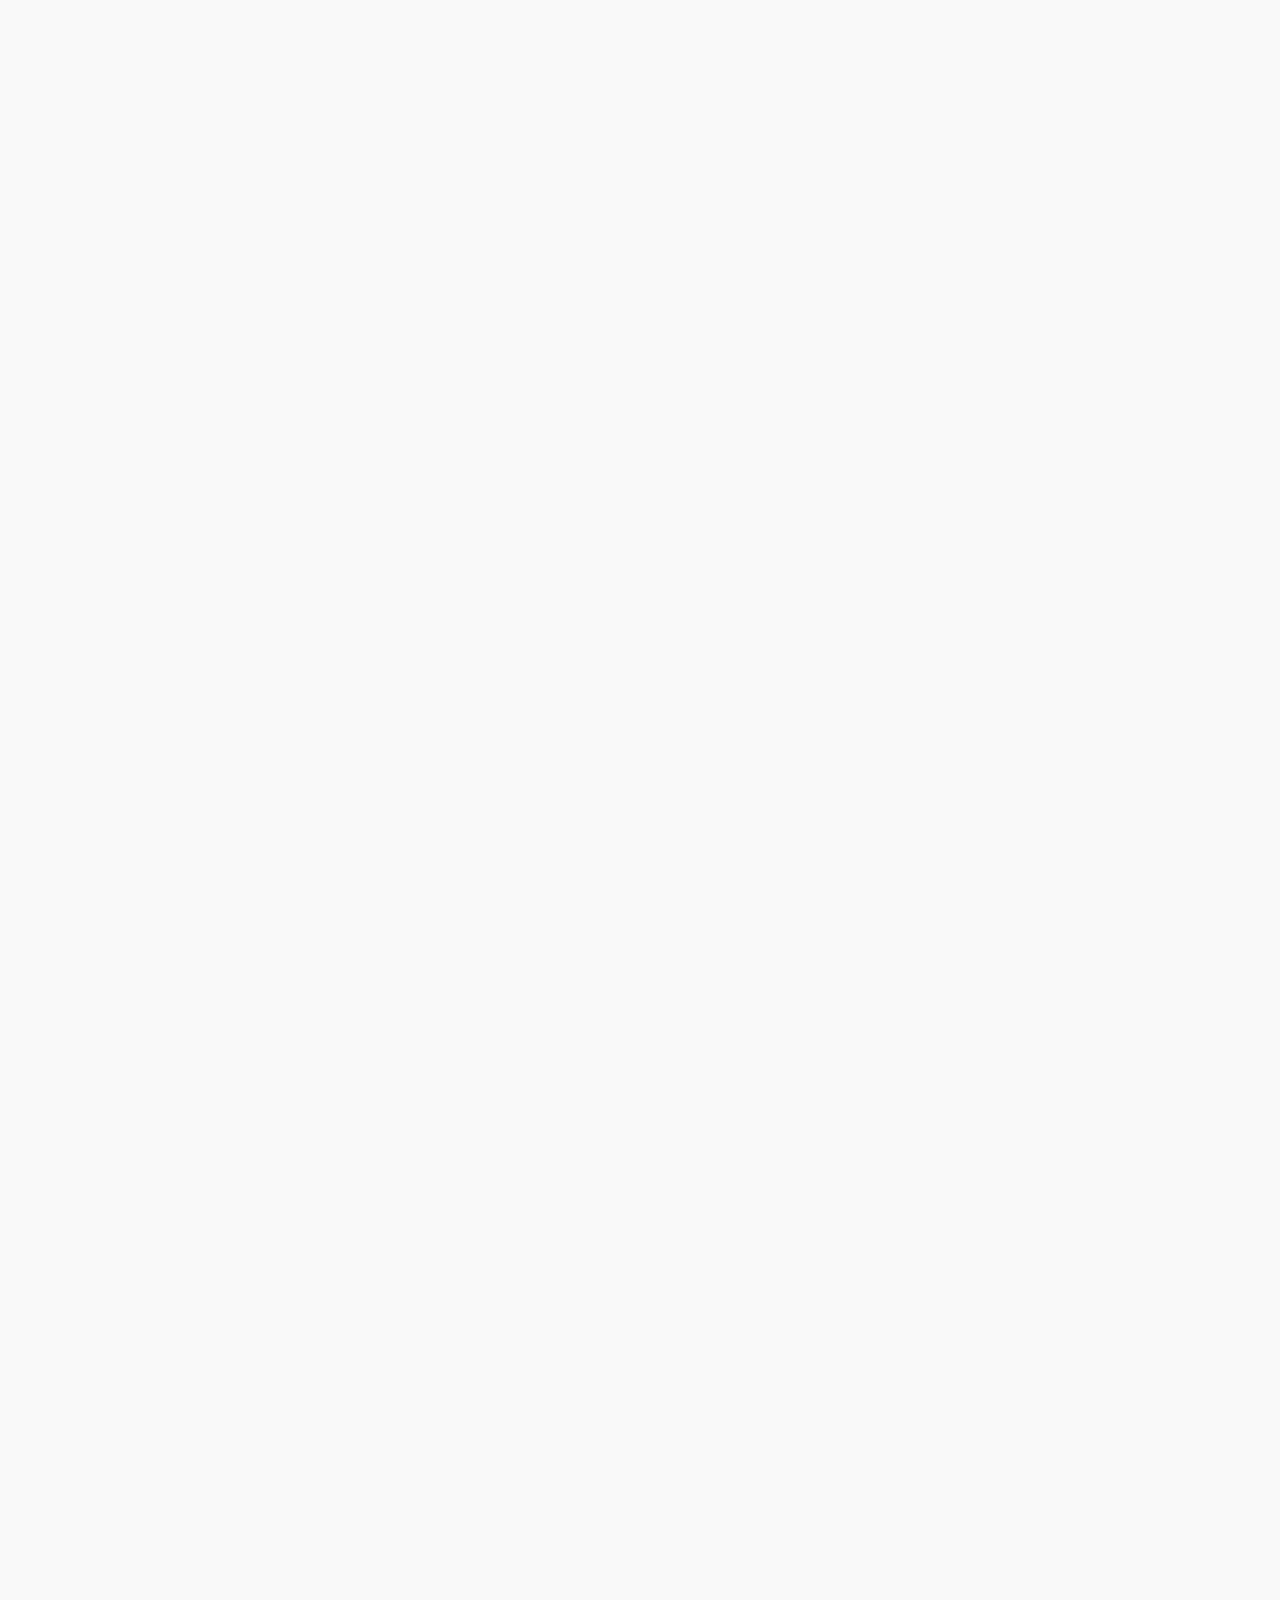
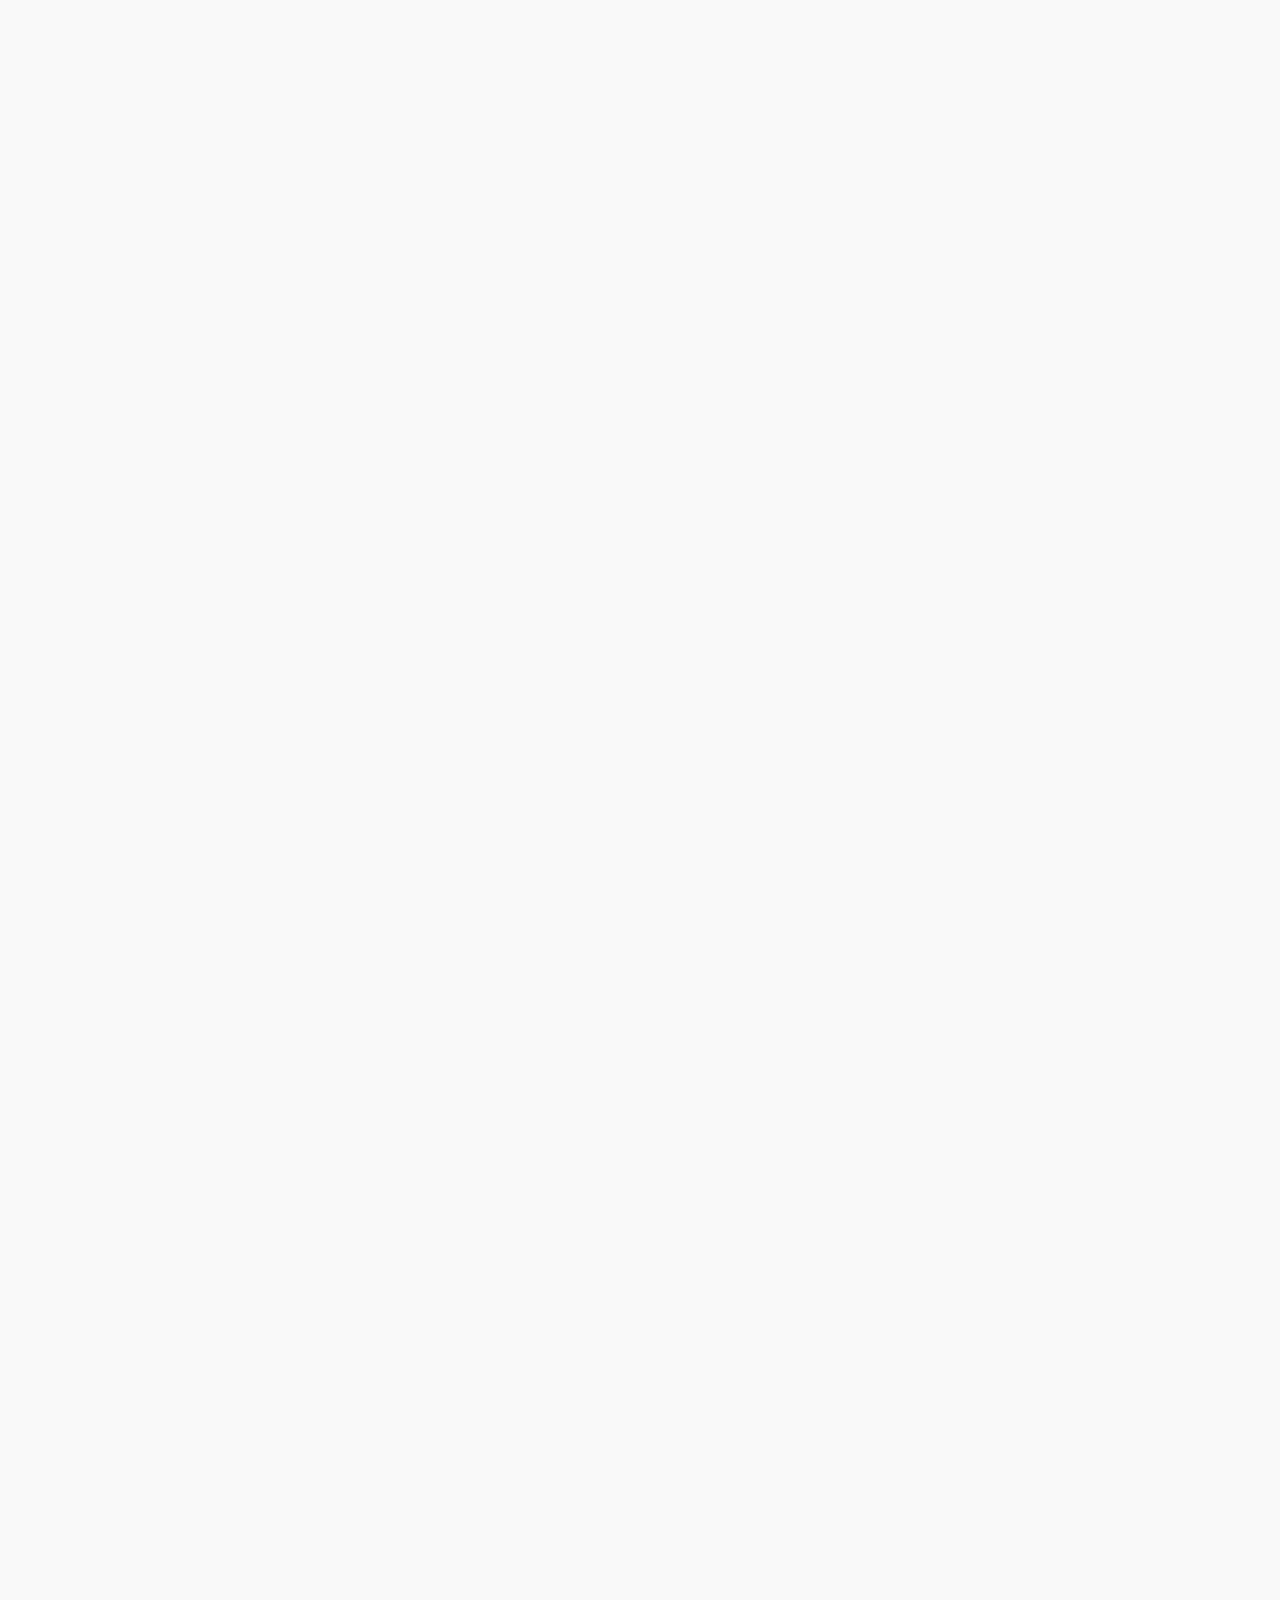
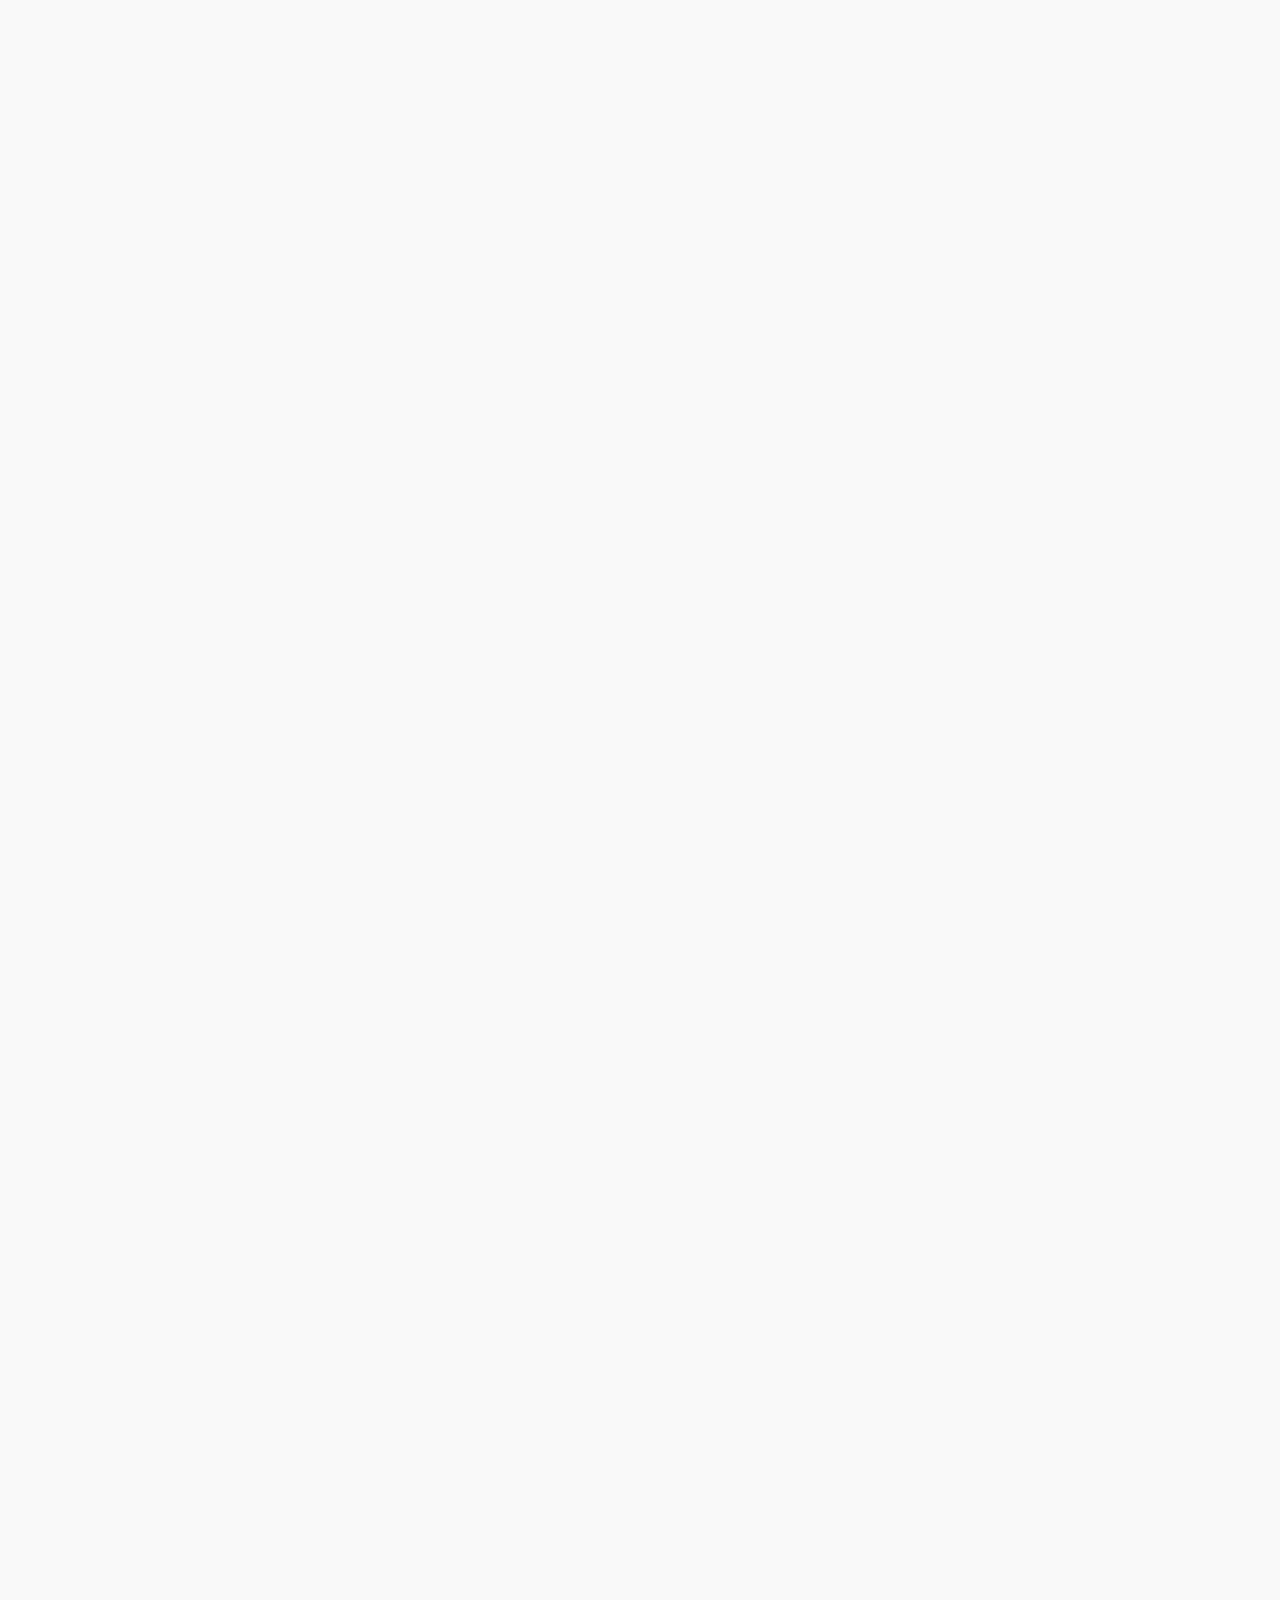
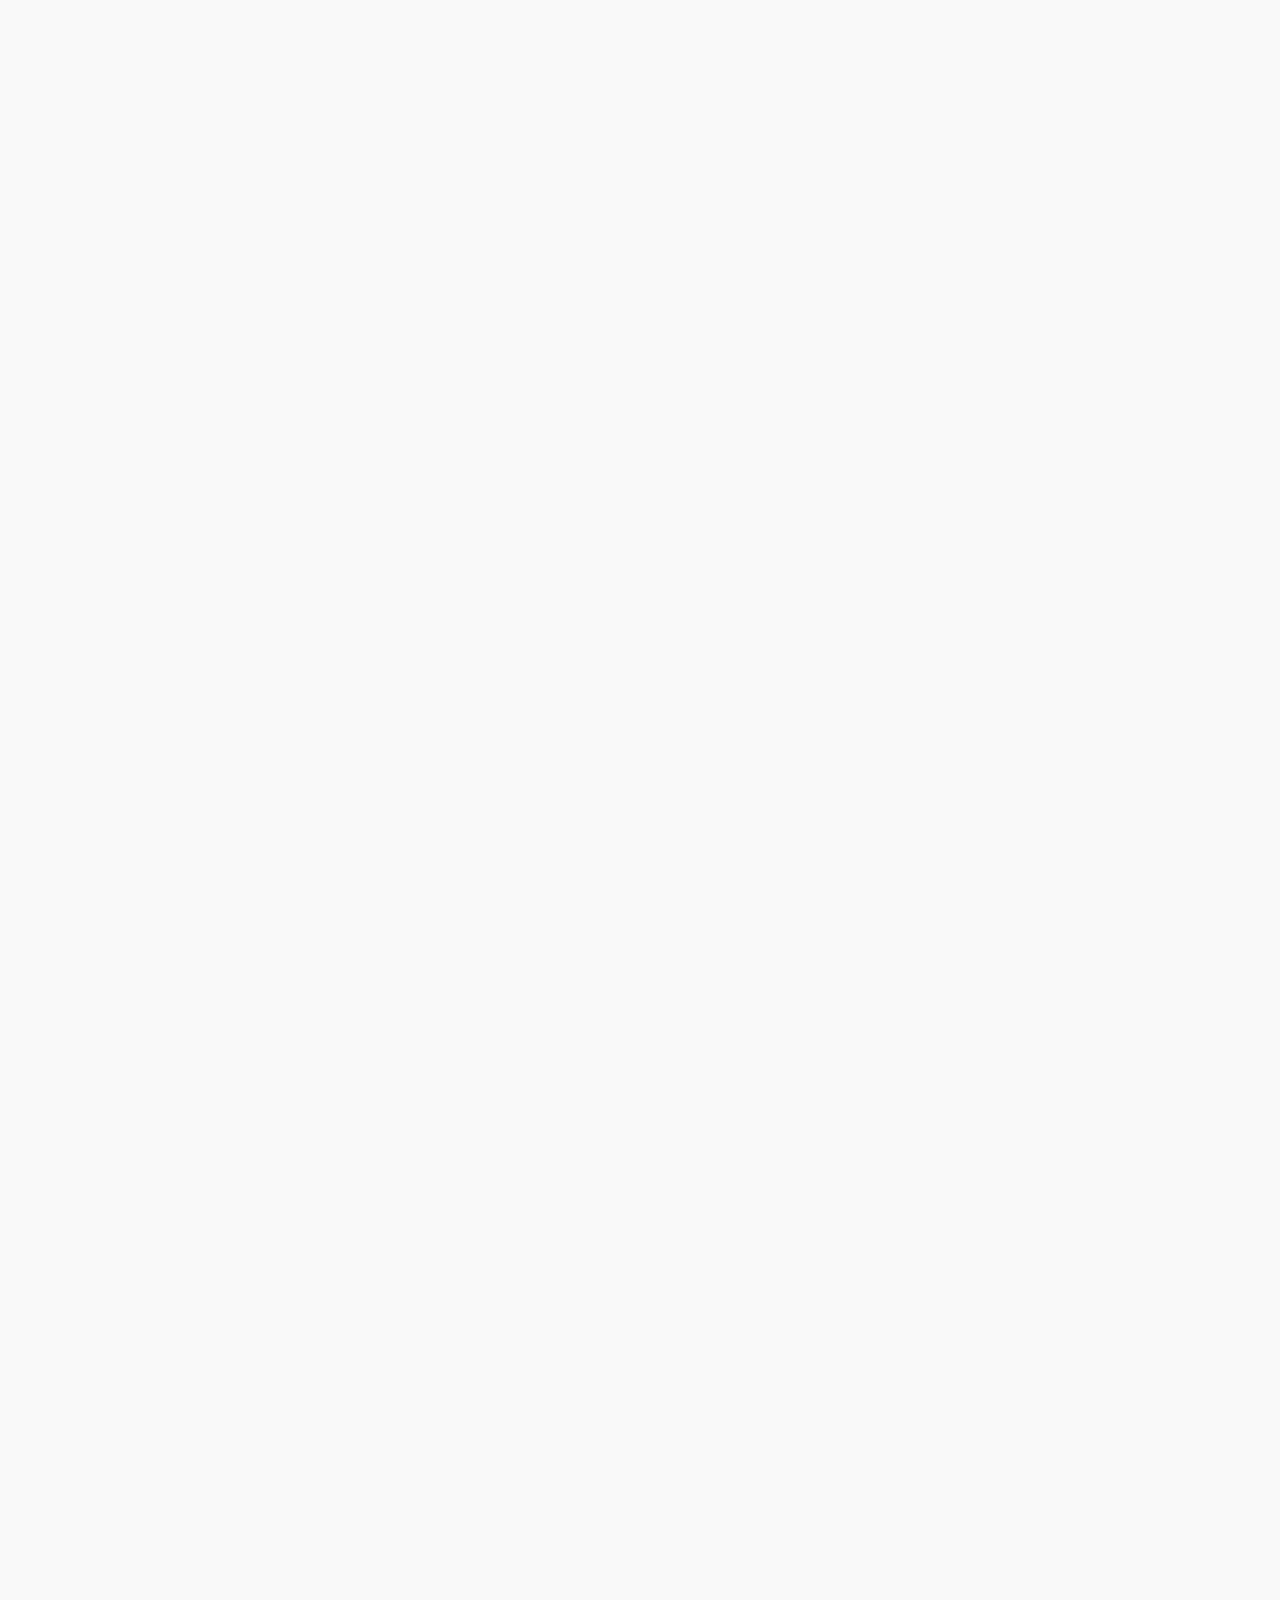
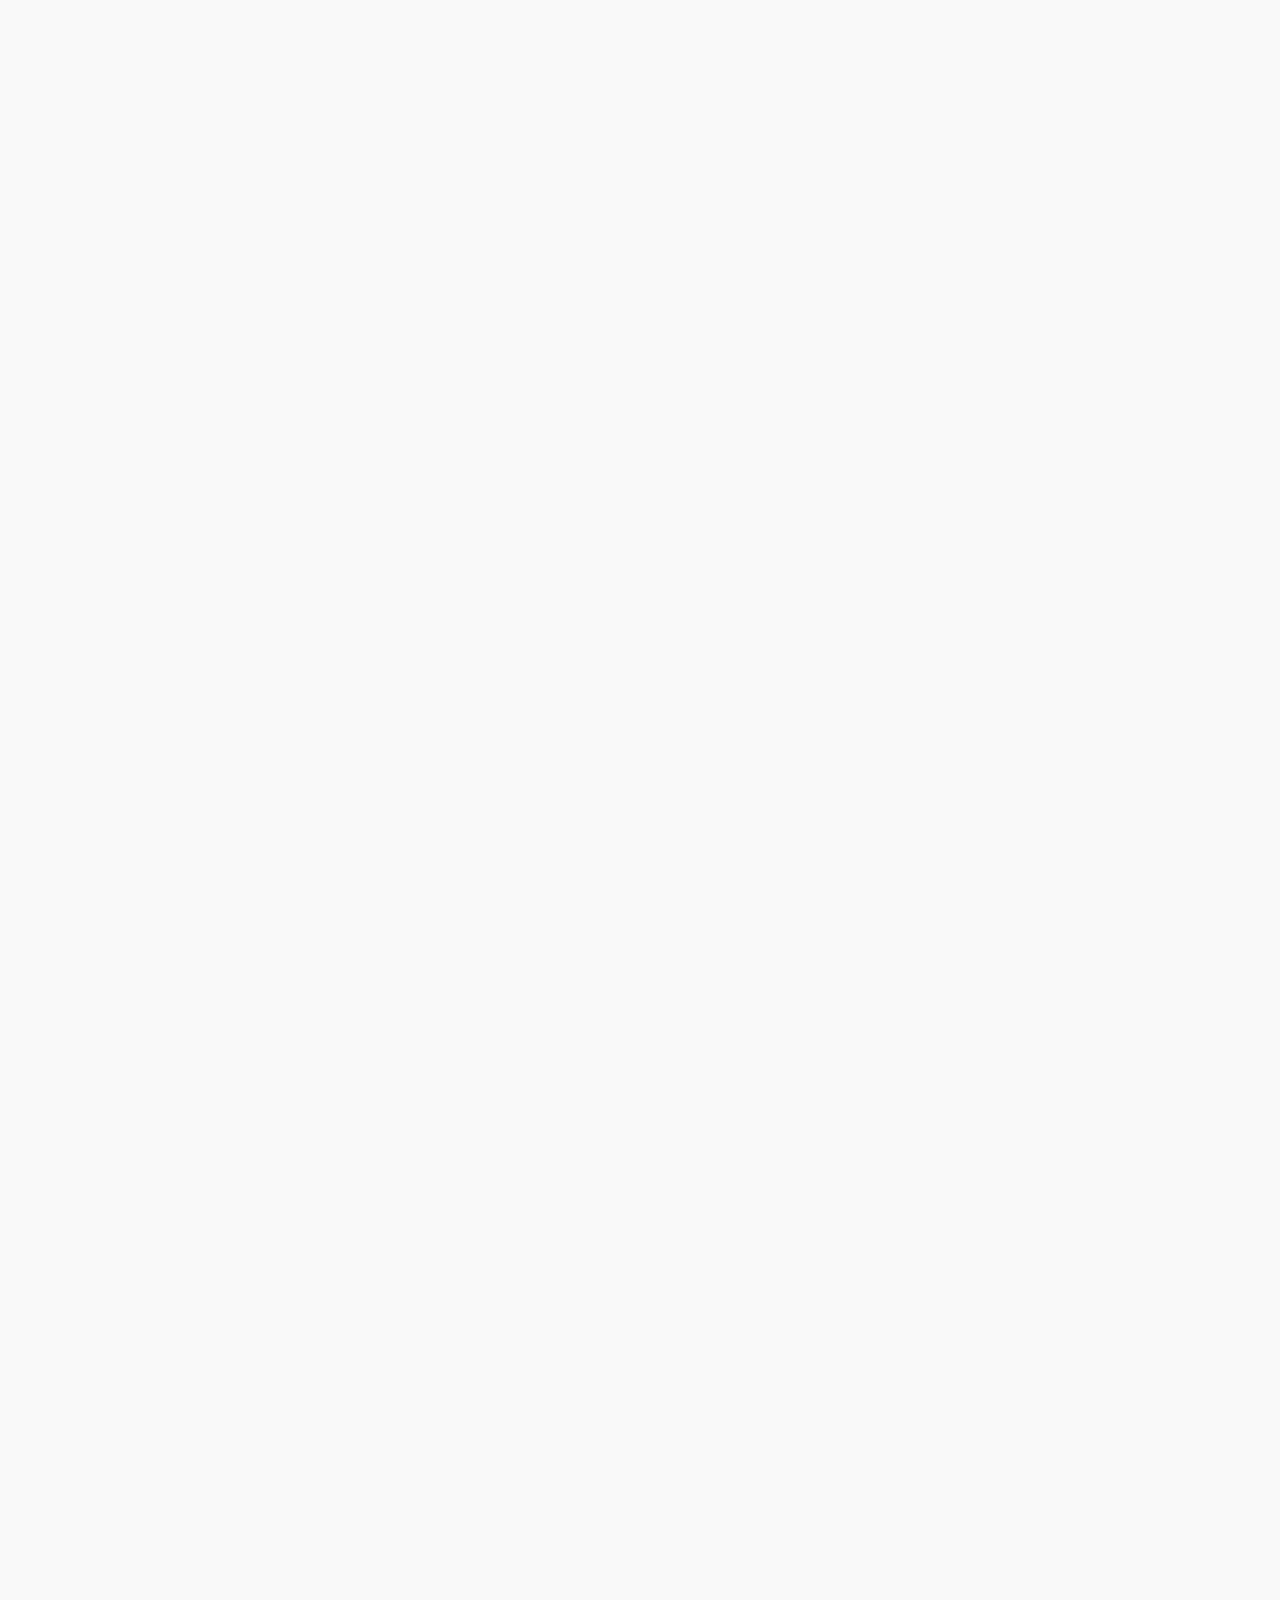
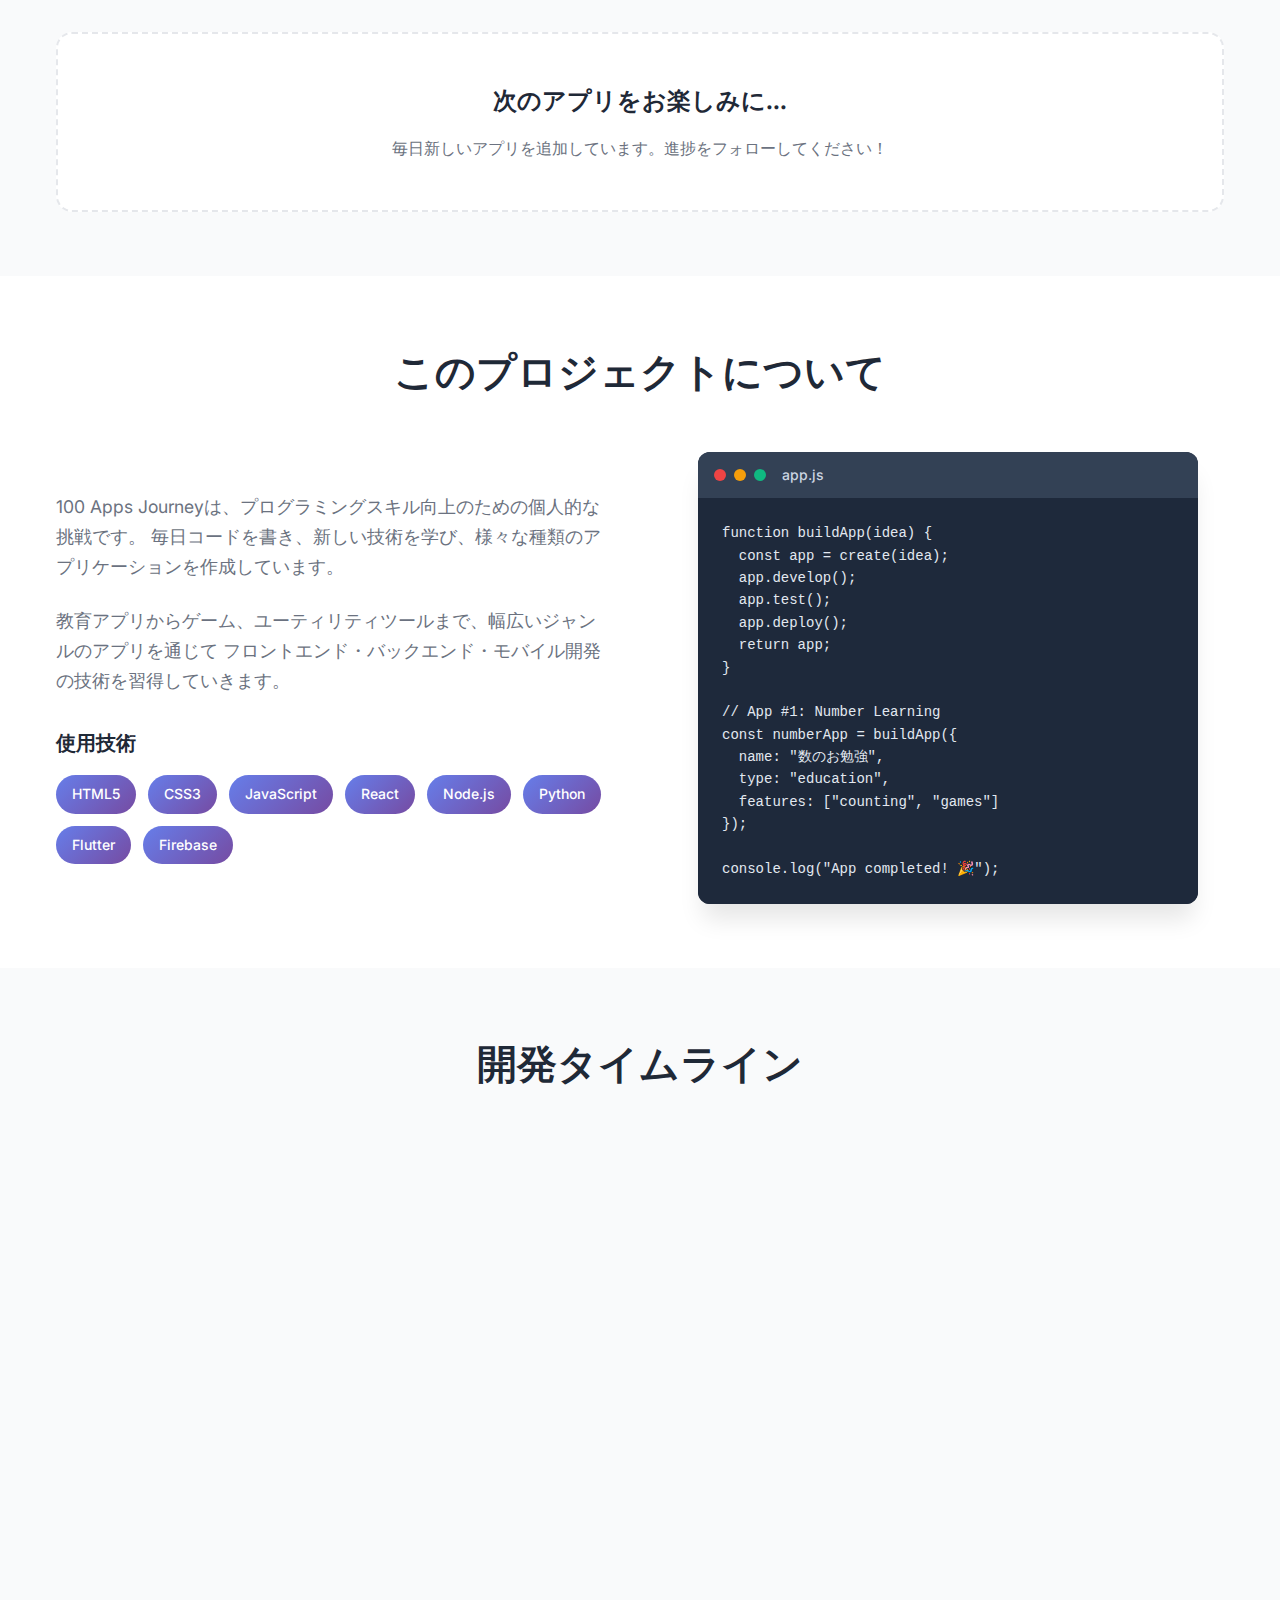
<file: app100/portfolio/index.html>
<!DOCTYPE html>
<html lang="ja">
<head>
    <meta charset="UTF-8">
    <meta name="viewport" content="width=device-width, initial-scale=1.0">
    <title>100 Apps Journey | Portfolio</title>
    <meta name="description" content="100個のアプリを作成する挑戦の記録。プログラミング学習の軌跡を公開しています。現在4個のアプリが完成済み。">
    
    <!-- OGP Meta Tags -->
    <meta property="og:title" content="100 Apps Journey | Portfolio">
    <meta property="og:description" content="100個のアプリを作成する挑戦の記録。プログラミング学習の軌跡を公開しています。現在4個のアプリが完成済み。">
    <meta property="og:type" content="website">
    <meta property="og:url" content="https://euro0707.github.io/app100/portfolio/">
    <meta property="og:image" content="https://euro0707.github.io/app100/portfolio/ogp-portfolio-screenshot.png">
    <meta property="og:image:width" content="1200">
    <meta property="og:image:height" content="630">
    <meta property="og:site_name" content="100 Apps Journey">
    <meta property="og:locale" content="ja_JP">
    
    <!-- Twitter Card -->
    <meta name="twitter:card" content="summary_large_image">
    <meta name="twitter:title" content="100 Apps Journey | Portfolio">
    <meta name="twitter:description" content="100個のアプリを作成する挑戦の記録。プログラミング学習の軌跡を公開しています。現在4個のアプリが完成済み。">
    <meta name="twitter:image" content="https://euro0707.github.io/app100/portfolio/ogp-portfolio-screenshot.png">
    
    <!-- Additional Meta Tags -->
    <meta name="keywords" content="プログラミング,アプリ開発,ポートフォリオ,学習記録,JavaScript,HTML,CSS,Web開発">
    <meta name="author" content="euro0707">
    
    <link rel="stylesheet" href="styles.css">
    <link rel="preconnect" href="https://fonts.googleapis.com">
    <link rel="preconnect" href="https://fonts.gstatic.com" crossorigin>
    <link href="https://fonts.googleapis.com/css2?family=Inter:wght@400;500;600;700&display=swap" rel="stylesheet">
</head>
<body>
    <header class="header">
        <nav class="nav">
            <div class="nav-brand">
                <h1>100 Apps Journey</h1>
                <span class="tagline">Code. Learn. Grow.</span>
            </div>
            <div class="nav-links">
                <a href="#apps" class="nav-link">Apps</a>
                <a href="#about" class="nav-link">About</a>
                <a href="#progress" class="nav-link">Progress</a>
                <a href="https://github.com/euro0707" target="_blank" class="nav-link">GitHub</a>
            </div>
        </nav>
    </header>

    <main>
        <!-- Hero Section -->
        <section class="hero">
            <div class="hero-content">
                <h2 class="hero-title">100個のアプリで成長する旅</h2>
                <p class="hero-description">
                    毎日コードを書き、新しい技術を学び、100個のアプリを作成する挑戦。
                    小さなアプリから始まる大きな成長の記録を公開しています。
                </p>
                <div class="hero-stats">
                    <div class="stat">
                        <div class="stat-number" id="completedApps">1</div>
                        <div class="stat-label">完成アプリ</div>
                    </div>
                    <div class="stat">
                        <div class="stat-number" id="progressPercent">1%</div>
                        <div class="stat-label">進捗率</div>
                    </div>
                    <div class="stat">
                        <div class="stat-number" id="daysSince">1</div>
                        <div class="stat-label">開始日数</div>
                    </div>
                </div>
                <a href="#apps" class="cta-button">アプリを見る</a>
            </div>
            <div class="hero-visual">
                <div class="progress-ring">
                    <svg class="progress-circle" width="200" height="200">
                        <circle cx="100" cy="100" r="90" stroke="#e5e7eb" stroke-width="8" fill="none"/>
                        <circle cx="100" cy="100" r="90" stroke="#3b82f6" stroke-width="8" fill="none" 
                                stroke-dasharray="565.48" stroke-dashoffset="559.88" 
                                stroke-linecap="round" class="progress-bar"/>
                    </svg>
                    <div class="progress-text">
                        <span class="progress-number">1</span>
                        <span class="progress-total">/100</span>
                    </div>
                </div>
            </div>
        </section>

        <!-- Filter Section -->
        <section class="filter-section" id="apps">
            <div class="container">
                <h3>アプリ一覧</h3>
                <div class="filters">
                    <button class="filter-btn active" data-filter="all">すべて</button>
                    <button class="filter-btn" data-filter="education">教育</button>
                    <button class="filter-btn" data-filter="game">ゲーム</button>
                    <button class="filter-btn" data-filter="utility">ユーティリティ</button>
                    <button class="filter-btn" data-filter="creative">クリエイティブ</button>
                </div>
                <div class="search-box">
                    <input type="text" id="searchInput" placeholder="アプリを検索...">
                    <svg class="search-icon" width="20" height="20" viewBox="0 0 24 24" fill="none" stroke="currentColor">
                        <circle cx="11" cy="11" r="8"></circle>
                        <path d="21 21l-4.35-4.35"></path>
                    </svg>
                </div>
            </div>
        </section>

        <!-- Apps Grid -->
        <section class="apps-grid">
            <div class="container">
                <div class="grid" id="appsGrid">
                    <!-- App cards will be generated by JavaScript -->
                </div>
                <div class="coming-soon">
                    <h4>次のアプリをお楽しみに...</h4>
                    <p>毎日新しいアプリを追加しています。進捗をフォローしてください！</p>
                </div>
            </div>
        </section>

        <!-- About Section -->
        <section class="about" id="about">
            <div class="container">
                <h3>このプロジェクトについて</h3>
                <div class="about-content">
                    <div class="about-text">
                        <p>
                            100 Apps Journeyは、プログラミングスキル向上のための個人的な挑戦です。
                            毎日コードを書き、新しい技術を学び、様々な種類のアプリケーションを作成しています。
                        </p>
                        <p>
                            教育アプリからゲーム、ユーティリティツールまで、幅広いジャンルのアプリを通じて
                            フロントエンド・バックエンド・モバイル開発の技術を習得していきます。
                        </p>
                        <div class="technologies">
                            <h4>使用技術</h4>
                            <div class="tech-tags">
                                <span class="tech-tag">HTML5</span>
                                <span class="tech-tag">CSS3</span>
                                <span class="tech-tag">JavaScript</span>
                                <span class="tech-tag">React</span>
                                <span class="tech-tag">Node.js</span>
                                <span class="tech-tag">Python</span>
                                <span class="tech-tag">Flutter</span>
                                <span class="tech-tag">Firebase</span>
                            </div>
                        </div>
                    </div>
                    <div class="about-image">
                        <div class="code-window">
                            <div class="window-header">
                                <div class="window-buttons">
                                    <span class="btn red"></span>
                                    <span class="btn yellow"></span>
                                    <span class="btn green"></span>
                                </div>
                                <span class="window-title">app.js</span>
                            </div>
                            <div class="code-content">
                                <pre><code>function buildApp(idea) {
  const app = create(idea);
  app.develop();
  app.test();
  app.deploy();
  return app;
}

// App #1: Number Learning
const numberApp = buildApp({
  name: "数のお勉強",
  type: "education",
  features: ["counting", "games"]
});

console.log("App completed! 🎉");</code></pre>
                            </div>
                        </div>
                    </div>
                </div>
            </div>
        </section>

        <!-- Progress Timeline -->
        <section class="timeline" id="progress">
            <div class="container">
                <h3>開発タイムライン</h3>
                <div class="timeline-container" id="timeline">
                    <!-- Timeline items will be generated by JavaScript -->
                </div>
            </div>
        </section>
    </main>

    <footer class="footer">
        <div class="container">
            <div class="footer-content">
                <div class="footer-section">
                    <h4>100 Apps Journey</h4>
                    <p>継続的な学習とスキル向上の記録</p>
                </div>
                <div class="footer-section">
                    <h5>リンク</h5>
                    <a href="https://github.com/euro0707" target="_blank">GitHub</a>
                    <a href="https://twitter.com" target="_blank">Twitter</a>
                    <a href="mailto:example@email.com">Contact</a>
                </div>
                <div class="footer-section">
                    <h5>統計</h5>
                    <p>開始日: 2025年7月27日</p>
                    <p>最新更新: <span id="lastUpdate">今日</span></p>
                </div>
            </div>
            <div class="footer-bottom">
                <p>&copy; 2025 100 Apps Journey. 学習と成長の軌跡を記録しています。</p>
            </div>
        </div>
    </footer>

    <script src="script.js"></script>
</body>
</html>
</file>
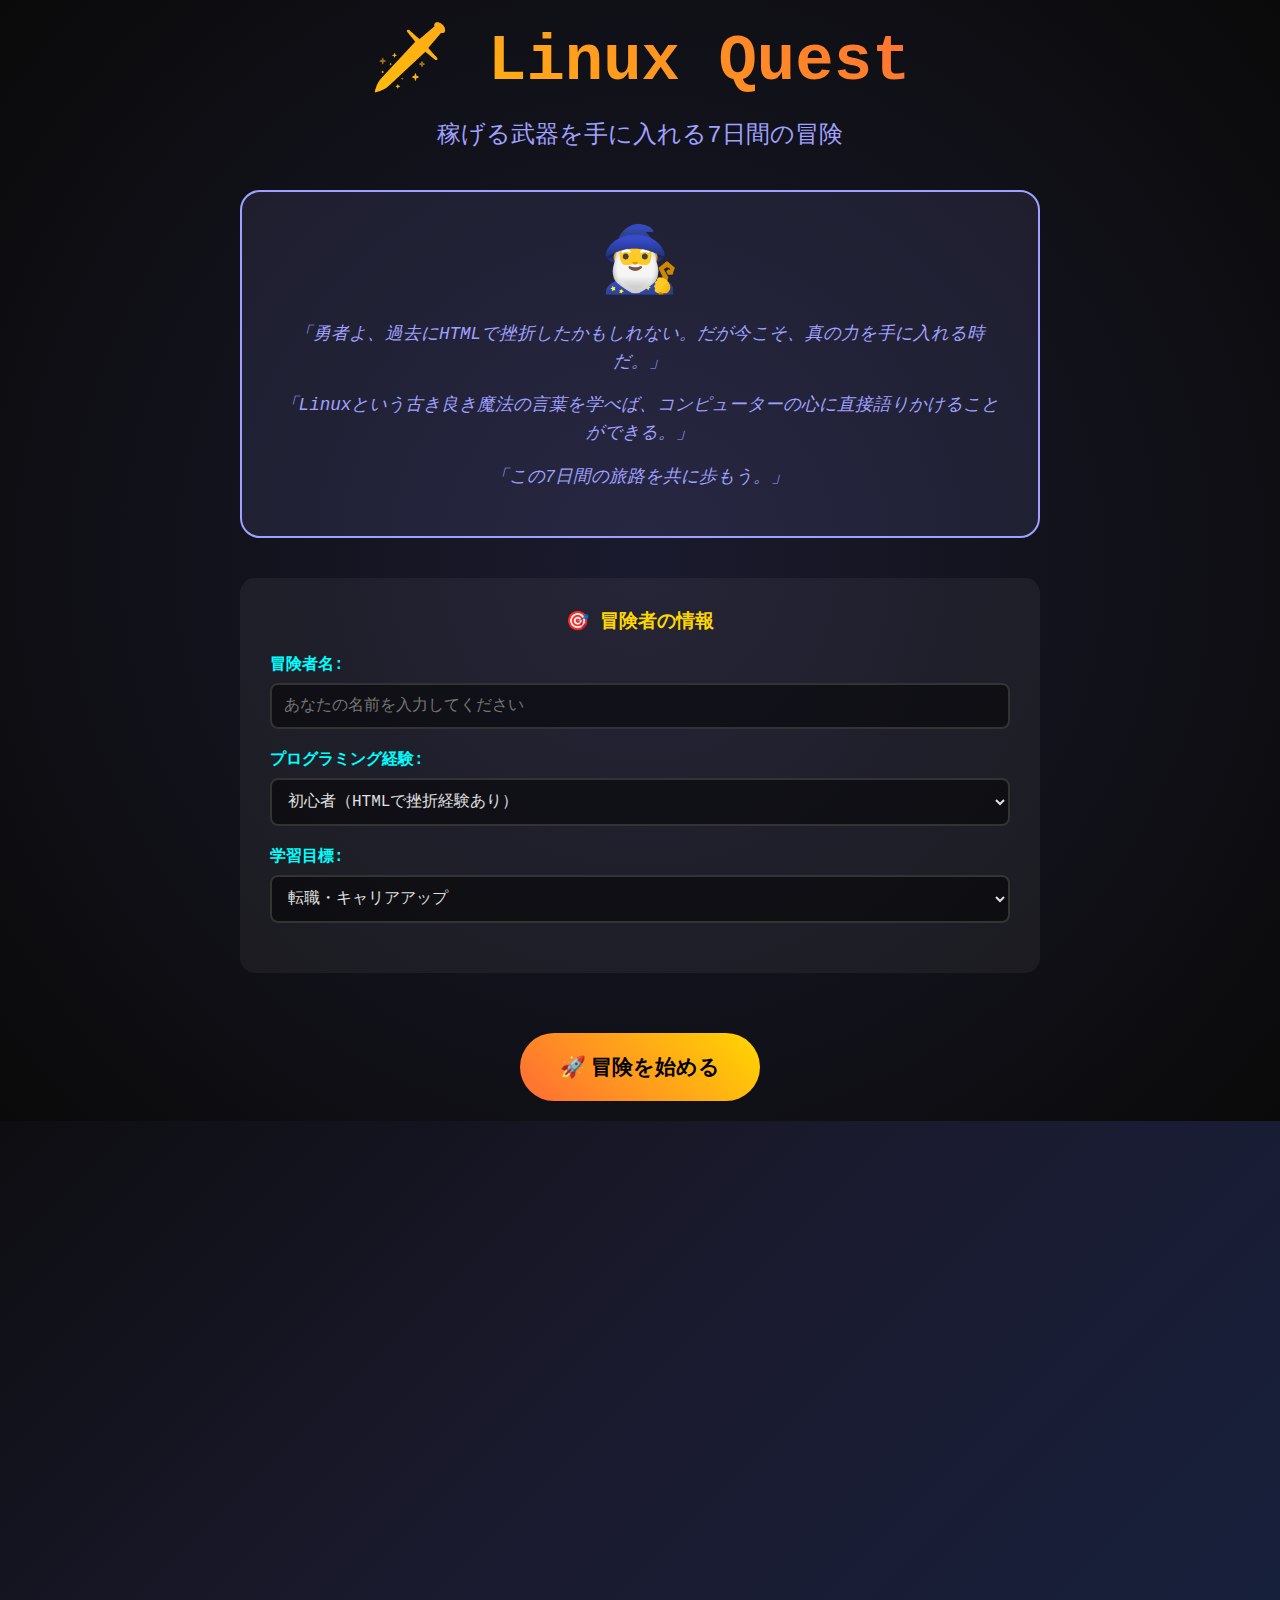
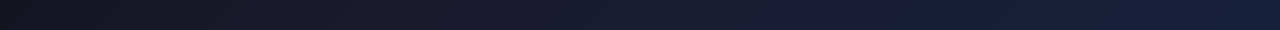
<file: tools/linux-quest-test/index.html>
<!DOCTYPE html>
<html lang="ja">
<head>
    <meta charset="UTF-8">
    <meta name="viewport" content="width=device-width, initial-scale=1.0">
    <title>Linux Quest - 稼げる武器を手に入れる7日間の冒険</title>
    <link rel="stylesheet" href="style.css">
</head>
<body>
    <div class="app-container">
        <!-- オープニング画面 -->
        <div id="openingScreen" class="screen active">
            <div class="opening-content">
                <div class="title-animation">
                    <h1 class="main-title">🗡️ Linux Quest</h1>
                    <p class="subtitle">稼げる武器を手に入れる7日間の冒険</p>
                </div>
                
                <div class="story-intro">
                    <div class="sage-character">🧙‍♂️</div>
                    <div class="speech-bubble">
                        <p>「勇者よ、過去にHTMLで挫折したかもしれない。だが今こそ、真の力を手に入れる時だ。」</p>
                        <p>「Linuxという古き良き魔法の言葉を学べば、コンピューターの心に直接語りかけることができる。」</p>
                        <p>「この7日間の旅路を共に歩もう。」</p>
                    </div>
                </div>
                
                <div class="character-setup">
                    <h3>🎯 冒険者の情報</h3>
                    <div class="form-group">
                        <label for="adventurerName">冒険者名:</label>
                        <input type="text" id="adventurerName" placeholder="あなたの名前を入力してください">
                    </div>
                    <div class="form-group">
                        <label for="experience">プログラミング経験:</label>
                        <select id="experience">
                            <option value="beginner">初心者（HTMLで挫折経験あり）</option>
                            <option value="some">少し経験あり</option>
                            <option value="intermediate">中級者</option>
                        </select>
                    </div>
                    <div class="form-group">
                        <label for="goal">学習目標:</label>
                        <select id="goal">
                            <option value="career">転職・キャリアアップ</option>
                            <option value="skills">新しいスキル習得</option>
                            <option value="automation">作業自動化</option>
                            <option value="understanding">技術理解を深める</option>
                        </select>
                    </div>
                </div>
                
                <button class="start-button" onclick="startAdventure()">
                    🚀 冒険を始める
                </button>
            </div>
        </div>

        <!-- メインハブ画面 -->
        <div id="mainHub" class="screen">
            <header class="hub-header">
                <h1>🗡️ Linux Quest - 冒険の記録</h1>
                <div class="adventurer-info">
                    <span id="adventurerDisplay">冒険者: </span>
                    <div class="progress-summary">
                        <span id="overallProgress">進捗: 0/7 完了</span>
                    </div>
                </div>
            </header>

            <div class="quest-map">
                <div class="map-background">
                    <div class="day-node" id="day1" data-day="1">
                        <div class="day-circle">
                            <span class="day-number">1</span>
                            <div class="day-status" id="status1">🔒</div>
                        </div>
                        <div class="day-info">
                            <h3>新たな旅路の始まり</h3>
                            <p>ターミナル基本操作</p>
                            <div class="skills">echo, pwd, ls</div>
                        </div>
                    </div>

                    <div class="quest-path" id="path1-2"></div>

                    <div class="day-node" id="day2" data-day="2">
                        <div class="day-circle">
                            <span class="day-number">2</span>
                            <div class="day-status" id="status2">🔒</div>
                        </div>
                        <div class="day-info">
                            <h3>デジタル世界の探検術</h3>
                            <p>ディレクトリ・ファイル操作</p>
                            <div class="skills">mkdir, cd, touch, cat</div>
                        </div>
                    </div>

                    <div class="quest-path" id="path2-3"></div>

                    <div class="day-node" id="day3" data-day="3">
                        <div class="day-circle">
                            <span class="day-number">3</span>
                            <div class="day-status" id="status3">🔒</div>
                        </div>
                        <div class="day-info">
                            <h3>古き書物の解読術</h3>
                            <p>ファイル閲覧・編集</p>
                            <div class="skills">less, head, tail, nano, grep</div>
                        </div>
                    </div>

                    <div class="quest-path" id="path3-4"></div>

                    <div class="day-node" id="day4" data-day="4">
                        <div class="day-circle">
                            <span class="day-number">4</span>
                            <div class="day-status" id="status4">🔒</div>
                        </div>
                        <div class="day-info">
                            <h3>守護の印章</h3>
                            <p>パーミッション管理</p>
                            <div class="skills">chmod, ls -l, 権限数字</div>
                        </div>
                    </div>

                    <div class="quest-path" id="path4-5"></div>

                    <div class="day-node" id="day5" data-day="5">
                        <div class="day-circle">
                            <span class="day-number">5</span>
                            <div class="day-status" id="status5">🔒</div>
                        </div>
                        <div class="day-info">
                            <h3>魔法の巻物</h3>
                            <p>シェルスクリプト作成</p>
                            <div class="skills">変数, 条件分岐, 繰り返し, 関数</div>
                        </div>
                    </div>

                    <div class="quest-path" id="path5-6"></div>

                    <div class="day-node" id="day6" data-day="6">
                        <div class="day-circle">
                            <span class="day-number">6</span>
                            <div class="day-status" id="status6">🔒</div>
                        </div>
                        <div class="day-info">
                            <h3>情報の流れを制す</h3>
                            <p>パイプ・リダイレクト</p>
                            <div class="skills">|, >, >>, grep組み合わせ</div>
                        </div>
                    </div>

                    <div class="quest-path" id="path6-7"></div>

                    <div class="day-node" id="day7" data-day="7">
                        <div class="day-circle">
                            <span class="day-number">7</span>
                            <div class="day-status" id="status7">🔒</div>
                        </div>
                        <div class="day-info">
                            <h3>最終試練</h3>
                            <p>総合システム管理ツール</p>
                            <div class="skills">メニューシステム, カラー出力, ログ機能</div>
                        </div>
                    </div>
                </div>
            </div>

            <div class="action-panel">
                <button id="resetProgress" class="secondary-button">🔄 進捗リセット</button>
                <button id="viewCertificate" class="primary-button" style="display: none;">🎓 修了証を見る</button>
                <button id="continueButton" class="primary-button" onclick="continueToNextDay()">📖 続きから始める</button>
            </div>

            <div class="motivational-panel">
                <div class="sage-avatar">🧙‍♂️</div>
                <div class="sage-wisdom" id="sageWisdom">
                    「冒険者よ、君の前には7つの試練が待っている。一歩ずつ確実に進めば、必ず稼げる武器を手に入れることができる。」
                </div>
            </div>
        </div>

        <!-- エンディング画面 -->
        <div id="endingScreen" class="screen">
            <div class="ending-content">
                <div class="celebration">
                    <h1>🎉 Linux Quest 完全制覇！ 🎉</h1>
                    <div class="fireworks">✨🎆✨</div>
                </div>

                <div class="certificate-container">
                    <div class="certificate">
                        <div class="certificate-header">
                            <h2>🎓 修了証明書 🎓</h2>
                        </div>
                        <div class="certificate-body">
                            <p class="certificate-title">Linux Quest - 7日間の冒険</p>
                            <p class="certificate-text">
                                これにより、下記の者が Linux Quest を完走し、<br>
                                Linux コマンドライン操作の基礎技能を習得したことを証明します。
                            </p>
                            <p class="certificate-name">修了者: <span id="certificateName"></span></p>
                            <p class="certificate-date">修了日: <span id="certificateDate"></span></p>
                            
                            <div class="skills-acquired">
                                <h3>習得スキル:</h3>
                                <div class="skill-list">
                                    <div class="skill-item">✅ ターミナル操作の基本</div>
                                    <div class="skill-item">✅ ディレクトリとファイル操作</div>
                                    <div class="skill-item">✅ ファイル閲覧・編集技術</div>
                                    <div class="skill-item">✅ パーミッション管理</div>
                                    <div class="skill-item">✅ シェルスクリプト作成</div>
                                    <div class="skill-item">✅ パイプとリダイレクト</div>
                                    <div class="skill-item">✅ システム管理ツール開発</div>
                                </div>
                            </div>
                        </div>
                        <div class="certificate-footer">
                            <p>発行者: Linux Quest 運営委員会</p>
                            <p>認定: Claude AI Mentor</p>
                        </div>
                    </div>
                </div>

                <div class="next-steps">
                    <h3>🚀 次のステップへ</h3>
                    <div class="path-options">
                        <div class="path-card">
                            <h4>🔰 初級から中級へ</h4>
                            <ul>
                                <li>より高度なシェルスクリプト</li>
                                <li>システム管理（systemd, cron）</li>
                                <li>ネットワーク設定</li>
                                <li>セキュリティ設定</li>
                            </ul>
                        </div>
                        <div class="path-card">
                            <h4>🚀 専門分野への発展</h4>
                            <ul>
                                <li>DevOps Engineering (Docker, Kubernetes)</li>
                                <li>Site Reliability Engineering (SRE)</li>
                                <li>Cloud Computing (AWS, GCP, Azure)</li>
                                <li>Cybersecurity</li>
                            </ul>
                        </div>
                        <div class="path-card">
                            <h4>💼 キャリアへの活用</h4>
                            <ul>
                                <li>システム管理者</li>
                                <li>インフラエンジニア</li>
                                <li>DevOpsエンジニア</li>
                                <li>データエンジニア</li>
                            </ul>
                        </div>
                    </div>
                </div>

                <div class="final-message">
                    <div class="sage-final">
                        <div class="sage-avatar">🧙‍♂️</div>
                        <div class="final-wisdom">
                            「見事だ！君は今日、『過去に挫折した者』から『未来を切り開く者』へと生まれ変わった。<br>
                            AI時代の今だからこそ、このような本質的な技術が更に価値を持つ。<br>
                            さあ、新たな冒険の扉が君の前に開かれている。勇気を持って、歩み続けよう。」
                        </div>
                    </div>
                </div>

                <div class="ending-actions">
                    <button onclick="shareAchievement()" class="primary-button">📱 成果をシェア</button>
                    <button onclick="downloadCertificate()" class="secondary-button">💾 修了証をダウンロード</button>
                    <button onclick="restartQuest()" class="secondary-button">🔄 もう一度冒険する</button>
                </div>
            </div>
        </div>
    </div>

    <script src="script.js"></script>
</body>
</html>
</file>
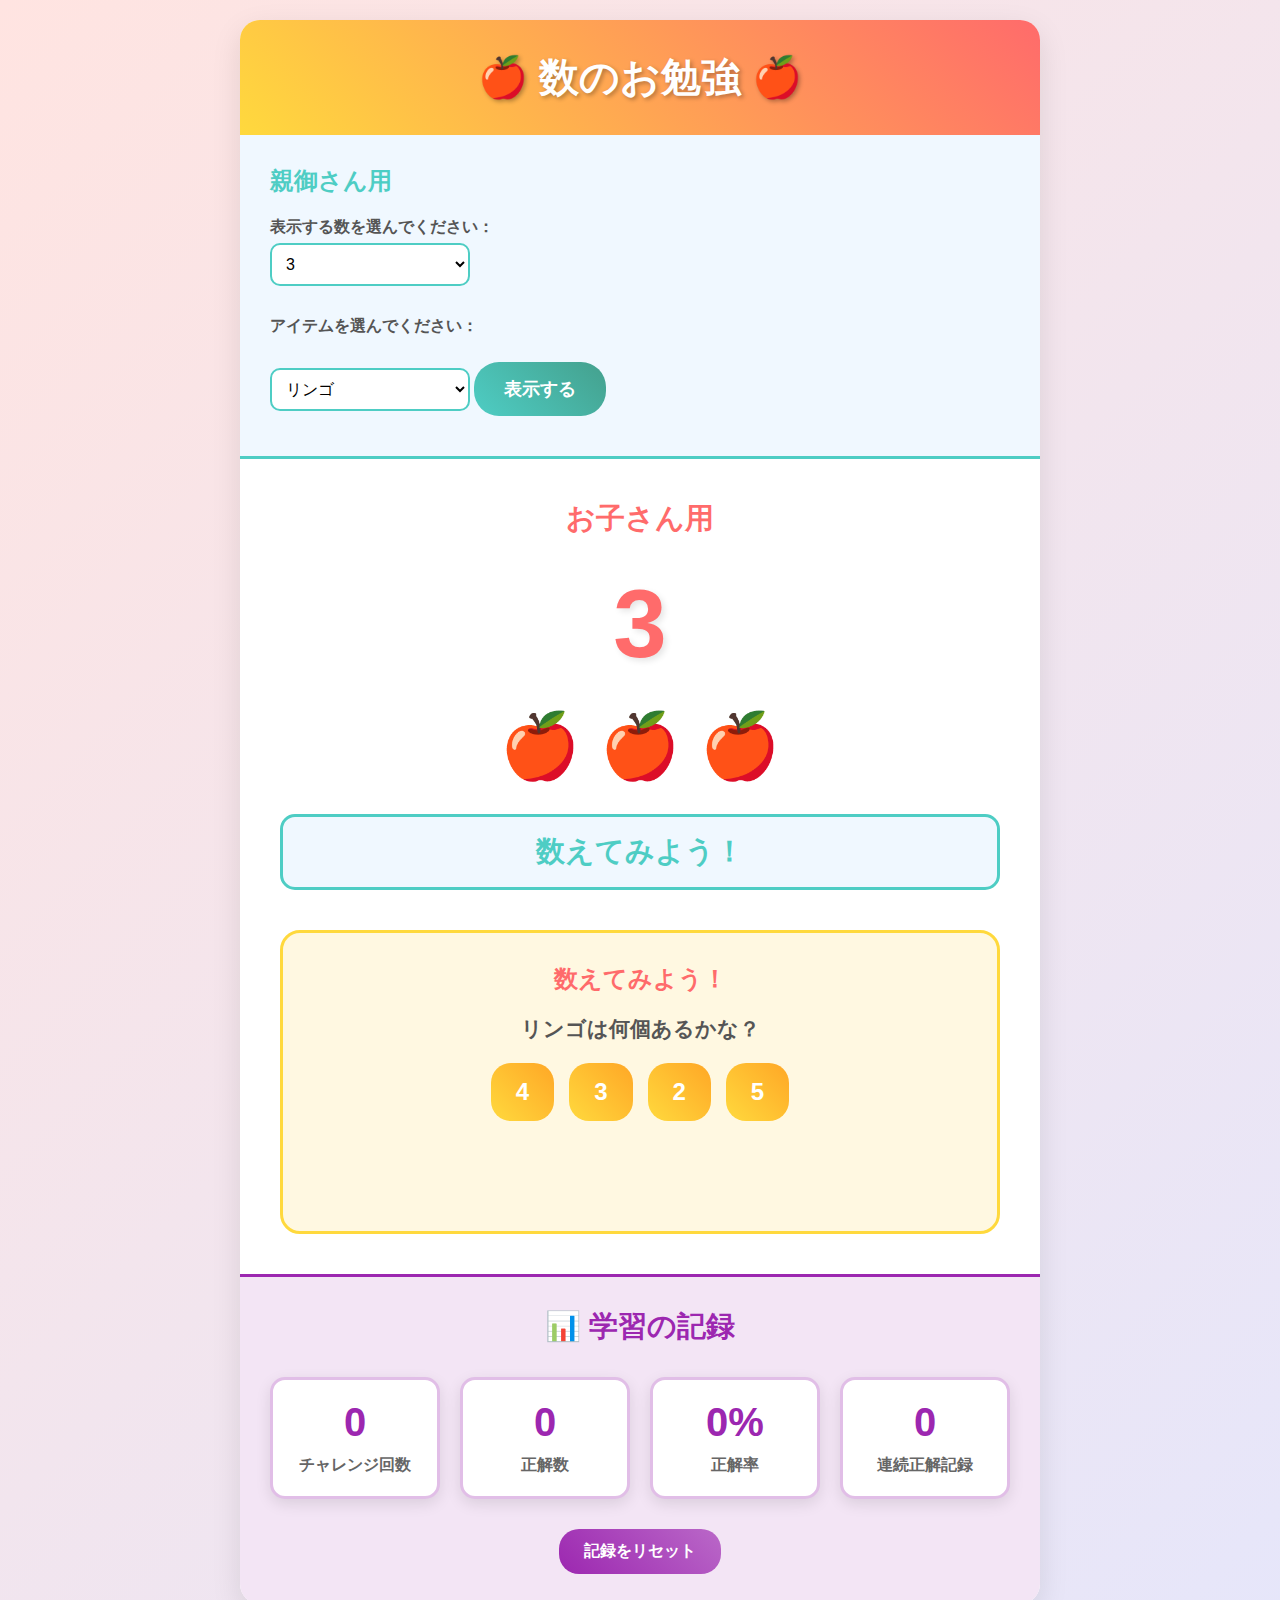
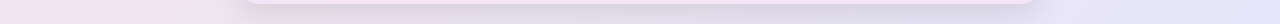
<file: app100/apps/001-number-learning/index.html>
<!DOCTYPE html>
<html lang="ja">
<head>
    <meta charset="UTF-8">
    <meta name="viewport" content="width=device-width, initial-scale=1.0">
    <title>数のお勉強アプリ | 001 - 100 Apps Journey</title>
    
    <!-- OGP Meta Tags -->
    <meta property="og:title" content="数のお勉強アプリ | 001 - 100 Apps Journey">
    <meta property="og:description" content="子ども向けの数の概念を学ぶ教育アプリ。親が設定した数だけアイテムを表示し、カウンティングゲームで学習できます。">
    <meta property="og:type" content="website">
    <meta property="og:url" content="https://euro0707.github.io/app100/app/001-number-learning/">
    <meta property="og:image" content="https://euro0707.github.io/app100/app/001-number-learning/ogp-image.png">
    <meta property="og:image:width" content="1200">
    <meta property="og:image:height" content="630">
    <meta property="og:site_name" content="100 Apps Journey">
    <meta property="og:locale" content="ja_JP">
    
    <!-- Twitter Card -->
    <meta name="twitter:card" content="summary_large_image">
    <meta name="twitter:title" content="数のお勉強アプリ | 001 - 100 Apps Journey">
    <meta name="twitter:description" content="子ども向けの数の概念を学ぶ教育アプリ。親が設定した数だけアイテムを表示し、カウンティングゲームで学習できます。">
    <meta name="twitter:image" content="https://euro0707.github.io/app100/app/001-number-learning/ogp-image.png">
    
    <!-- Additional Meta Tags -->
    <meta name="description" content="子ども向けの数の概念を学ぶ教育アプリ。親が設定した数だけアイテムを表示し、カウンティングゲームで学習できます。">
    <meta name="keywords" content="数,学習,子ども,教育,カウンティング,知育,アプリ">
    
    <link rel="stylesheet" href="style.css">
</head>
<body>
    <div class="container">
        <h1>🍎 数のお勉強 🍎</h1>
        
        <div class="parent-section">
            <h2>親御さん用</h2>
            <label for="numberSelect">表示する数を選んでください：</label>
            <select id="numberSelect">
                <option value="1">1</option>
                <option value="2">2</option>
                <option value="3" selected>3</option>
                <option value="4">4</option>
                <option value="5">5</option>
                <option value="6">6</option>
                <option value="7">7</option>
                <option value="8">8</option>
                <option value="9">9</option>
                <option value="10">10</option>
            </select>
            
            <label for="itemSelect">アイテムを選んでください：</label>
            <select id="itemSelect">
                <option value="🍎">リンゴ</option>
                <option value="🍌">バナナ</option>
                <option value="🍊">みかん</option>
                <option value="🍓">いちご</option>
                <option value="🍇">ぶどう</option>
                <option value="⚽">ボール</option>
                <option value="🚗">車</option>
                <option value="🌟">お星様</option>
            </select>
            
            <button id="showItems">表示する</button>
        </div>
        
        <div class="child-section">
            <h2>お子さん用</h2>
            <div id="numberDisplay" class="number-display">3</div>
            <div id="itemsContainer" class="items-container"></div>
            <div id="countMessage" class="count-message"></div>
            
            <div class="game-section">
                <h3>数えてみよう！</h3>
                <div id="gameArea" class="game-area">
                    <div id="questionText" class="question-text">アイテムは何個あるかな？</div>
                    <div id="answerButtons" class="answer-buttons"></div>
                    <div id="gameResult" class="game-result"></div>
                </div>
            </div>
        </div>
        
        <div class="progress-section">
            <h2>📊 学習の記録</h2>
            <div class="progress-stats">
                <div class="stat-item">
                    <div class="stat-number" id="totalGames">0</div>
                    <div class="stat-label">チャレンジ回数</div>
                </div>
                <div class="stat-item">
                    <div class="stat-number" id="correctAnswers">0</div>
                    <div class="stat-label">正解数</div>
                </div>
                <div class="stat-item">
                    <div class="stat-number" id="accuracy">0%</div>
                    <div class="stat-label">正解率</div>
                </div>
                <div class="stat-item">
                    <div class="stat-number" id="bestStreak">0</div>
                    <div class="stat-label">連続正解記録</div>
                </div>
            </div>
            <button id="resetProgress" class="reset-btn">記録をリセット</button>
        </div>
    </div>
    
    <script src="script.js"></script>
</body>
</html>
</file>
<file: 001-number-learning/style.css>
* {
    margin: 0;
    padding: 0;
    box-sizing: border-box;
}

body {
    font-family: 'Comic Sans MS', cursive, sans-serif;
    background: linear-gradient(135deg, #FFE4E1, #E6E6FA);
    min-height: 100vh;
    padding: 20px;
}

.container {
    max-width: 800px;
    margin: 0 auto;
    background: white;
    border-radius: 20px;
    box-shadow: 0 10px 30px rgba(0, 0, 0, 0.1);
    overflow: hidden;
}

h1 {
    text-align: center;
    color: #FF6B6B;
    font-size: 2.5em;
    padding: 30px;
    background: linear-gradient(45deg, #FFD93D, #FF6B6B);
    color: white;
    text-shadow: 2px 2px 4px rgba(0, 0, 0, 0.3);
}

.parent-section {
    background: #F0F8FF;
    padding: 30px;
    border-bottom: 3px solid #4ECDC4;
}

.parent-section h2 {
    color: #4ECDC4;
    margin-bottom: 20px;
    font-size: 1.5em;
}

.parent-section label {
    display: block;
    margin: 15px 0 5px 0;
    color: #555;
    font-weight: bold;
}

.parent-section select {
    width: 200px;
    padding: 10px;
    margin-bottom: 15px;
    border: 2px solid #4ECDC4;
    border-radius: 10px;
    font-size: 16px;
    background: white;
}

#showItems {
    background: linear-gradient(45deg, #4ECDC4, #44A08D);
    color: white;
    border: none;
    padding: 15px 30px;
    border-radius: 25px;
    font-size: 18px;
    font-weight: bold;
    cursor: pointer;
    margin-top: 20px;
    transition: transform 0.2s, box-shadow 0.2s;
}

#showItems:hover {
    transform: translateY(-2px);
    box-shadow: 0 5px 15px rgba(0, 0, 0, 0.2);
}

.child-section {
    padding: 40px;
    text-align: center;
}

.child-section h2 {
    color: #FF6B6B;
    margin-bottom: 30px;
    font-size: 1.8em;
}

.number-display {
    font-size: 6em;
    font-weight: bold;
    color: #FF6B6B;
    margin-bottom: 30px;
    text-shadow: 3px 3px 6px rgba(0, 0, 0, 0.1);
    animation: pulse 2s infinite;
}

@keyframes pulse {
    0% { transform: scale(1); }
    50% { transform: scale(1.05); }
    100% { transform: scale(1); }
}

.items-container {
    display: flex;
    flex-wrap: wrap;
    justify-content: center;
    gap: 20px;
    margin: 30px 0;
}

.item {
    font-size: 4em;
    animation: bounceIn 0.6s ease-out;
    transform-origin: center;
}

@keyframes bounceIn {
    0% {
        transform: scale(0);
        opacity: 0;
    }
    50% {
        transform: scale(1.2);
        opacity: 0.8;
    }
    100% {
        transform: scale(1);
        opacity: 1;
    }
}

.count-message {
    font-size: 1.8em;
    color: #4ECDC4;
    font-weight: bold;
    margin-top: 20px;
    padding: 15px;
    background: #F0F8FF;
    border-radius: 15px;
    border: 3px solid #4ECDC4;
}

/* ゲームセクション */
.game-section {
    margin-top: 40px;
    padding: 30px;
    background: #FFF8E1;
    border-radius: 20px;
    border: 3px solid #FFD93D;
}

.game-section h3 {
    color: #FF6B6B;
    font-size: 1.5em;
    margin-bottom: 20px;
}

.question-text {
    font-size: 1.3em;
    color: #555;
    margin-bottom: 20px;
    font-weight: bold;
}

.answer-buttons {
    display: flex;
    flex-wrap: wrap;
    justify-content: center;
    gap: 15px;
    margin: 20px 0;
}

.answer-btn {
    background: linear-gradient(45deg, #FFD93D, #FFA726);
    color: white;
    border: none;
    padding: 15px 25px;
    border-radius: 20px;
    font-size: 1.5em;
    font-weight: bold;
    cursor: pointer;
    transition: all 0.3s ease;
    min-width: 60px;
}

.answer-btn:hover {
    transform: translateY(-3px);
    box-shadow: 0 5px 15px rgba(0, 0, 0, 0.2);
}

.answer-btn.correct {
    background: linear-gradient(45deg, #4CAF50, #81C784);
    animation: correctAnswer 0.5s ease-out;
}

.answer-btn.incorrect {
    background: linear-gradient(45deg, #F44336, #EF5350);
    animation: incorrectAnswer 0.5s ease-out;
}

@keyframes correctAnswer {
    0% { transform: scale(1); }
    50% { transform: scale(1.2); }
    100% { transform: scale(1); }
}

@keyframes incorrectAnswer {
    0% { transform: translateX(0); }
    25% { transform: translateX(-10px); }
    75% { transform: translateX(10px); }
    100% { transform: translateX(0); }
}

.game-result {
    font-size: 1.5em;
    font-weight: bold;
    margin-top: 20px;
    padding: 15px;
    border-radius: 15px;
    min-height: 60px;
    display: flex;
    align-items: center;
    justify-content: center;
}

.game-result.correct {
    color: #4CAF50;
    background: #E8F5E8;
    border: 3px solid #4CAF50;
}

.game-result.incorrect {
    color: #F44336;
    background: #FFEBEE;
    border: 3px solid #F44336;
}

/* 進捗セクション */
.progress-section {
    background: #F3E5F5;
    padding: 30px;
    border-top: 3px solid #9C27B0;
}

.progress-section h2 {
    color: #9C27B0;
    text-align: center;
    margin-bottom: 30px;
    font-size: 1.8em;
}

.progress-stats {
    display: grid;
    grid-template-columns: repeat(auto-fit, minmax(150px, 1fr));
    gap: 20px;
    margin-bottom: 30px;
}

.stat-item {
    background: white;
    padding: 20px;
    border-radius: 15px;
    text-align: center;
    box-shadow: 0 5px 15px rgba(0, 0, 0, 0.1);
    border: 3px solid #E1BEE7;
}

.stat-number {
    font-size: 2.5em;
    font-weight: bold;
    color: #9C27B0;
    margin-bottom: 10px;
}

.stat-label {
    color: #666;
    font-weight: bold;
}

.reset-btn {
    background: linear-gradient(45deg, #9C27B0, #BA68C8);
    color: white;
    border: none;
    padding: 12px 25px;
    border-radius: 20px;
    font-size: 16px;
    font-weight: bold;
    cursor: pointer;
    display: block;
    margin: 0 auto;
    transition: all 0.3s ease;
}

.reset-btn:hover {
    transform: translateY(-2px);
    box-shadow: 0 5px 15px rgba(0, 0, 0, 0.2);
}

/* アイテムのクリック効果 */
.item.clickable {
    cursor: pointer;
    transition: all 0.3s ease;
}

.item.clickable:hover {
    transform: scale(1.1);
}

.item.clicked {
    opacity: 0.5;
    transform: scale(0.9);
}

/* レスポンシブデザイン */
@media (max-width: 600px) {
    h1 {
        font-size: 2em;
        padding: 20px;
    }
    
    .number-display {
        font-size: 4em;
    }
    
    .item {
        font-size: 3em;
    }
    
    .count-message {
        font-size: 1.4em;
    }
    
    .parent-section, .child-section {
        padding: 20px;
    }
    
    .game-section, .progress-section {
        padding: 20px;
    }
    
    .answer-buttons {
        gap: 10px;
    }
    
    .answer-btn {
        padding: 12px 20px;
        font-size: 1.2em;
    }
    
    .progress-stats {
        grid-template-columns: repeat(2, 1fr);
        gap: 15px;
    }
    
    .stat-number {
        font-size: 2em;
    }
}
</file>
<file: 002-animal-food-matching/style.css>
/* 基本スタイル */
* {
    margin: 0;
    padding: 0;
    box-sizing: border-box;
}

body {
    font-family: 'Arial', sans-serif;
    background: linear-gradient(135deg, #667eea 0%, #764ba2 100%);
    min-height: 100vh;
    display: flex;
    justify-content: center;
    align-items: center;
    padding: 10px;
}

.game-container {
    background: white;
    border-radius: 20px;
    box-shadow: 0 10px 30px rgba(0, 0, 0, 0.3);
    max-width: 1000px;
    width: 100%;
    padding: 20px;
    position: relative;
}

/* ヘッダー */
.game-header {
    text-align: center;
    margin-bottom: 20px;
}

.game-header h1 {
    color: #333;
    font-size: 2rem;
    margin-bottom: 10px;
}

.instructions {
    color: #666;
    font-size: 1.1rem;
}

/* 統計 */
.stats {
    display: flex;
    justify-content: center;
    gap: 30px;
    margin-bottom: 20px;
    padding: 15px;
    background: #f8f9fa;
    border-radius: 10px;
}

.stat-item {
    text-align: center;
}

.stat-label {
    display: block;
    font-size: 0.9rem;
    color: #666;
    margin-bottom: 5px;
}

.stat-value {
    font-size: 1.5rem;
    font-weight: bold;
    color: #333;
}

.stat-total {
    font-size: 1rem;
    color: #999;
}

/* ヒントセクション */
.hint-section {
    display: flex;
    align-items: center;
    justify-content: center;
    margin-bottom: 20px;
    gap: 15px;
}

.hint-bubble {
    background: #e3f2fd;
    border: 2px solid #2196f3;
    border-radius: 20px;
    padding: 15px 20px;
    max-width: 400px;
    font-size: 1.1rem;
    color: #1976d2;
    position: relative;
}

.hint-bubble::after {
    content: '';
    position: absolute;
    right: -10px;
    top: 50%;
    transform: translateY(-50%);
    width: 0;
    height: 0;
    border-left: 10px solid #2196f3;
    border-top: 10px solid transparent;
    border-bottom: 10px solid transparent;
}

.hint-character {
    font-size: 3rem;
}

/* ゲームボード */
.game-board {
    display: grid;
    grid-template-columns: 1fr 1fr;
    gap: 30px;
    margin-bottom: 20px;
}

.animals-section,
.foods-section {
    text-align: center;
}

.animals-section h3,
.foods-section h3 {
    color: #333;
    margin-bottom: 15px;
    font-size: 1.3rem;
}

.items-grid {
    display: grid;
    grid-template-columns: repeat(auto-fit, minmax(120px, 1fr));
    gap: 15px;
}

/* アイテムカード */
.item-card {
    background: white;
    border: 3px solid #e0e0e0;
    border-radius: 15px;
    padding: 20px;
    cursor: pointer;
    transition: all 0.3s ease;
    text-align: center;
    min-height: 120px;
    display: flex;
    flex-direction: column;
    justify-content: center;
    align-items: center;
}

.item-card:hover {
    border-color: #2196f3;
    transform: translateY(-5px);
    box-shadow: 0 5px 15px rgba(33, 150, 243, 0.3);
}

.item-card.selected {
    border-color: #4caf50;
    background: #e8f5e8;
    transform: scale(1.05);
}

.item-card.correct {
    border-color: #4caf50;
    background: #e8f5e8;
    animation: correctPulse 0.6s ease;
}

.item-card.incorrect {
    border-color: #f44336;
    background: #ffebee;
    animation: incorrectShake 0.6s ease;
}

.item-card.completed {
    opacity: 0.3 !important;
    pointer-events: none !important;
    background: #f5f5f5 !important;
    border-color: #ddd !important;
}

.item-emoji {
    font-size: 3rem;
    margin-bottom: 10px;
}

.item-name {
    font-size: 1rem;
    font-weight: bold;
    color: #333;
}

/* 選択エリア */
.selection-area {
    display: flex;
    justify-content: center;
    align-items: center;
    gap: 20px;
    margin-bottom: 20px;
    padding: 20px;
    background: #f8f9fa;
    border-radius: 15px;
}

.selection-item {
    text-align: center;
}

.selection-item span {
    display: block;
    margin-bottom: 10px;
    color: #666;
    font-weight: bold;
}

.selected-card {
    background: white;
    border: 2px solid #ddd;
    border-radius: 10px;
    padding: 15px;
    min-width: 150px;
    min-height: 80px;
    display: flex;
    align-items: center;
    justify-content: center;
    color: #999;
    font-size: 0.9rem;
}

.selected-card.filled {
    border-color: #4caf50;
    color: #333;
    font-weight: bold;
}

.match-symbol {
    font-size: 2rem;
    animation: heartBeat 2s infinite;
}

/* ボタン */
.action-buttons {
    display: flex;
    justify-content: center;
    gap: 15px;
    margin-bottom: 20px;
}

.btn {
    padding: 12px 24px;
    border: none;
    border-radius: 25px;
    font-size: 1rem;
    font-weight: bold;
    cursor: pointer;
    transition: all 0.3s ease;
    min-width: 120px;
}

.btn:disabled {
    opacity: 0.5;
    cursor: not-allowed;
}

.btn-primary {
    background: linear-gradient(45deg, #2196f3, #21cbf3);
    color: white;
}

.btn-primary:hover:not(:disabled) {
    transform: translateY(-2px);
    box-shadow: 0 5px 15px rgba(33, 150, 243, 0.4);
}

.btn-secondary {
    background: #f5f5f5;
    color: #666;
    border: 2px solid #ddd;
}

.btn-secondary:hover {
    background: #e0e0e0;
}

.btn-success {
    background: linear-gradient(45deg, #4caf50, #8bc34a);
    color: white;
}

.btn-success:hover {
    transform: translateY(-2px);
    box-shadow: 0 5px 15px rgba(76, 175, 80, 0.4);
}

/* 結果エリア */
.result-area {
    text-align: center;
    padding: 20px;
    border-radius: 15px;
    margin-bottom: 20px;
}

.result-message {
    font-size: 1.5rem;
    font-weight: bold;
    margin-bottom: 10px;
}

.result-area.correct {
    background: #e8f5e8;
    border: 2px solid #4caf50;
    color: #2e7d32;
}

.result-area.incorrect {
    background: #ffebee;
    border: 2px solid #f44336;
    color: #c62828;
}

.result-animation {
    font-size: 3rem;
    animation: bounceIn 0.6s ease;
}

/* 完了画面 */
.completion-screen {
    position: absolute;
    top: 0;
    left: 0;
    right: 0;
    bottom: 0;
    background: rgba(255, 255, 255, 0.95);
    border-radius: 20px;
    display: flex;
    justify-content: center;
    align-items: center;
    backdrop-filter: blur(5px);
}

.completion-content {
    text-align: center;
    padding: 40px;
    background: white;
    border-radius: 20px;
    box-shadow: 0 10px 30px rgba(0, 0, 0, 0.2);
}

.completion-content h2 {
    color: #333;
    margin-bottom: 20px;
    font-size: 2.5rem;
}

.completion-content p {
    color: #666;
    margin-bottom: 30px;
    font-size: 1.2rem;
}

.final-stats {
    display: flex;
    justify-content: center;
    gap: 30px;
    margin-bottom: 30px;
}

.final-stat {
    text-align: center;
}

.final-stat span:first-child {
    display: block;
    color: #666;
    margin-bottom: 5px;
}

.final-stat span:last-child {
    display: block;
    font-size: 1.5rem;
    font-weight: bold;
    color: #333;
}

/* アニメーション */
@keyframes correctPulse {
    0% { transform: scale(1); }
    50% { transform: scale(1.1); }
    100% { transform: scale(1); }
}

@keyframes incorrectShake {
    0%, 100% { transform: translateX(0); }
    25% { transform: translateX(-5px); }
    75% { transform: translateX(5px); }
}

@keyframes heartBeat {
    0%, 100% { transform: scale(1); }
    50% { transform: scale(1.1); }
}

@keyframes bounceIn {
    0% { transform: scale(0); opacity: 0; }
    50% { transform: scale(1.2); opacity: 1; }
    100% { transform: scale(1); opacity: 1; }
}

/* レスポンシブデザイン */
@media (max-width: 768px) {
    .game-board {
        grid-template-columns: 1fr;
        gap: 20px;
    }
    
    .stats {
        flex-direction: column;
        gap: 15px;
    }
    
    .selection-area {
        flex-direction: column;
        gap: 15px;
    }
    
    .action-buttons {
        flex-direction: column;
        align-items: center;
    }
    
    .final-stats {
        flex-direction: column;
        gap: 15px;
    }
    
    .hint-section {
        flex-direction: column;
        text-align: center;
    }
    
    .hint-bubble::after {
        display: none;
    }
}

@media (max-width: 480px) {
    .game-container {
        padding: 15px;
    }
    
    .game-header h1 {
        font-size: 1.5rem;
    }
    
    .items-grid {
        grid-template-columns: repeat(2, 1fr);
    }
    
    .item-emoji {
        font-size: 2rem;
    }
    
    .completion-content {
        padding: 20px;
    }
    
    .completion-content h2 {
        font-size: 2rem;
    }
}
</file>
<file: 003-memory-game/style.css>
/* 基本スタイル */
* {
    margin: 0;
    padding: 0;
    box-sizing: border-box;
}

body {
    font-family: 'Arial', sans-serif;
    background: linear-gradient(135deg, #667eea 0%, #764ba2 100%);
    min-height: 100vh;
    display: flex;
    justify-content: center;
    align-items: center;
    padding: 10px;
}

.game-container {
    background: white;
    border-radius: 20px;
    box-shadow: 0 10px 30px rgba(0, 0, 0, 0.3);
    max-width: 800px;
    width: 100%;
    padding: 20px;
    position: relative;
    text-align: center;
}

/* ヘッダー */
.game-header {
    margin-bottom: 20px;
}

.game-header h1 {
    color: #333;
    font-size: 2rem;
    margin-bottom: 10px;
}

.instructions {
    color: #666;
    font-size: 1.1rem;
    line-height: 1.5;
}

/* ステータス */
.game-stats {
    display: flex;
    justify-content: center;
    gap: 30px;
    margin-bottom: 20px;
    padding: 15px;
    background: #f8f9fa;
    border-radius: 10px;
}

.stat-item {
    text-align: center;
}

.stat-label {
    display: block;
    font-size: 0.9rem;
    color: #666;
    margin-bottom: 5px;
}

.stat-value {
    font-size: 1.5rem;
    font-weight: bold;
    color: #333;
}

/* ゲームフェーズ */
.game-phase {
    margin-bottom: 20px;
    padding: 20px;
    background: linear-gradient(45deg, #e3f2fd, #f3e5f5);
    border-radius: 15px;
    border: 2px solid #2196f3;
}

.game-phase h2 {
    color: #1976d2;
    font-size: 1.5rem;
    margin-bottom: 10px;
}

.game-phase p {
    color: #424242;
    font-size: 1.1rem;
}

/* 親向けヒント */
.parent-hint {
    display: flex;
    align-items: center;
    gap: 15px;
    margin-bottom: 20px;
    padding: 15px;
    background: #fff3e0;
    border-radius: 10px;
    border-left: 4px solid #ff9800;
}

.hint-icon {
    font-size: 2rem;
}

.hint-content h3 {
    color: #f57c00;
    font-size: 1rem;
    margin-bottom: 5px;
}

.hint-content p {
    color: #bf360c;
    font-size: 0.9rem;
    line-height: 1.4;
}

/* 形表示エリア */
.shapes-display {
    margin-bottom: 30px;
    min-height: 300px;
    display: flex;
    align-items: center;
    justify-content: center;
}

.shapes-grid {
    display: grid;
    grid-template-columns: repeat(auto-fit, minmax(120px, 1fr));
    gap: 20px;
    max-width: 800px;
    width: 100%;
}

/* 形のスタイル */
.shape-item {
    width: 120px;
    height: 120px;
    border-radius: 15px;
    display: flex;
    align-items: center;
    justify-content: center;
    cursor: pointer;
    transition: all 0.3s ease;
    border: 4px solid transparent;
    position: relative;
    box-shadow: 0 6px 12px rgba(0, 0, 0, 0.1);
}

.shape-item:hover {
    transform: scale(1.1);
    box-shadow: 0 6px 12px rgba(0, 0, 0, 0.2);
}

.shape-item.active {
    border-color: #4caf50;
    transform: scale(1.15);
    box-shadow: 0 0 20px rgba(76, 175, 80, 0.5);
}

.shape-item.correct {
    border-color: #4caf50;
    animation: correctPulse 0.6s ease;
}

.shape-item.incorrect {
    border-color: #f44336;
    animation: incorrectShake 0.6s ease;
}

.shape-item.disabled {
    opacity: 0.5;
    pointer-events: none;
}

/* 形の図形 */
.shape {
    width: 80px;
    height: 80px;
    transition: all 0.3s ease;
}

.shape.circle {
    border-radius: 50%;
}

.shape.square {
    border-radius: 8px;
}

.shape.triangle {
    width: 0;
    height: 0;
    background: transparent !important;
    border-left: 40px solid transparent;
    border-right: 40px solid transparent;
    border-bottom: 69px solid;
}

.shape.star {
    position: relative;
    display: inline-block;
    width: 0;
    height: 0;
    border-left: 40px solid transparent;
    border-right: 40px solid transparent;
    border-bottom: 29px solid;
    transform: rotate(35deg);
}

.shape.star:before {
    content: '';
    position: absolute;
    left: -40px;
    top: -19px;
    width: 0;
    height: 0;
    border-left: 40px solid transparent;
    border-right: 40px solid transparent;
    border-bottom: 29px solid;
    transform: rotate(-70deg);
}

.shape.star:after {
    content: '';
    position: absolute;
    left: -40px;
    top: 5px;
    width: 0;
    height: 0;
    border-left: 40px solid transparent;
    border-right: 40px solid transparent;
    border-bottom: 29px solid;
    transform: rotate(70deg);
}

/* 色クラス */
.color-red { background-color: #f44336; }
.color-blue { background-color: #2196f3; }
.color-green { background-color: #4caf50; }
.color-yellow { background-color: #ffeb3b; }
.color-purple { background-color: #9c27b0; }
.color-orange { background-color: #ff9800; }
.color-pink { background-color: #e91e63; }
.color-cyan { background-color: #00bcd4; }

/* 三角形と星の色 */
.shape.triangle.color-red { border-bottom-color: #f44336; }
.shape.triangle.color-blue { border-bottom-color: #2196f3; }
.shape.triangle.color-green { border-bottom-color: #4caf50; }
.shape.triangle.color-yellow { border-bottom-color: #ffeb3b; }
.shape.triangle.color-purple { border-bottom-color: #9c27b0; }
.shape.triangle.color-orange { border-bottom-color: #ff9800; }
.shape.triangle.color-pink { border-bottom-color: #e91e63; }
.shape.triangle.color-cyan { border-bottom-color: #00bcd4; }

.shape.star.color-red, .shape.star.color-red:before, .shape.star.color-red:after { border-bottom-color: #f44336; }
.shape.star.color-blue, .shape.star.color-blue:before, .shape.star.color-blue:after { border-bottom-color: #2196f3; }
.shape.star.color-green, .shape.star.color-green:before, .shape.star.color-green:after { border-bottom-color: #4caf50; }
.shape.star.color-yellow, .shape.star.color-yellow:before, .shape.star.color-yellow:after { border-bottom-color: #ffeb3b; }
.shape.star.color-purple, .shape.star.color-purple:before, .shape.star.color-purple:after { border-bottom-color: #9c27b0; }
.shape.star.color-orange, .shape.star.color-orange:before, .shape.star.color-orange:after { border-bottom-color: #ff9800; }
.shape.star.color-pink, .shape.star.color-pink:before, .shape.star.color-pink:after { border-bottom-color: #e91e63; }
.shape.star.color-cyan, .shape.star.color-cyan:before, .shape.star.color-cyan:after { border-bottom-color: #00bcd4; }

/* ボタン */
.game-controls {
    display: flex;
    justify-content: center;
    gap: 15px;
    margin-bottom: 20px;
    flex-wrap: wrap;
}

.btn {
    padding: 12px 24px;
    border: none;
    border-radius: 25px;
    font-size: 1rem;
    font-weight: bold;
    cursor: pointer;
    transition: all 0.3s ease;
    min-width: 120px;
}

.btn:disabled {
    opacity: 0.5;
    cursor: not-allowed;
}

.btn-primary {
    background: linear-gradient(45deg, #2196f3, #21cbf3);
    color: white;
}

.btn-primary:hover:not(:disabled) {
    transform: translateY(-2px);
    box-shadow: 0 5px 15px rgba(33, 150, 243, 0.4);
}

.btn-secondary {
    background: linear-gradient(45deg, #9c27b0, #e91e63);
    color: white;
}

.btn-secondary:hover:not(:disabled) {
    transform: translateY(-2px);
    box-shadow: 0 5px 15px rgba(156, 39, 176, 0.4);
}

.btn-success {
    background: linear-gradient(45deg, #4caf50, #8bc34a);
    color: white;
}

.btn-success:hover:not(:disabled) {
    transform: translateY(-2px);
    box-shadow: 0 5px 15px rgba(76, 175, 80, 0.4);
}

.btn-info {
    background: linear-gradient(45deg, #00bcd4, #00e5ff);
    color: white;
}

.btn-info:hover:not(:disabled) {
    transform: translateY(-2px);
    box-shadow: 0 5px 15px rgba(0, 188, 212, 0.4);
}

.btn-warning {
    background: linear-gradient(45deg, #ff9800, #ffc107);
    color: white;
}

.btn-warning:hover:not(:disabled) {
    transform: translateY(-2px);
    box-shadow: 0 5px 15px rgba(255, 152, 0, 0.4);
}

/* 結果エリア */
.result-area {
    text-align: center;
    padding: 20px;
    border-radius: 15px;
    margin-bottom: 20px;
}

.result-area.correct {
    background: #e8f5e8;
    border: 2px solid #4caf50;
    color: #2e7d32;
}

.result-area.incorrect {
    background: #ffebee;
    border: 2px solid #f44336;
    color: #c62828;
}

.result-animation {
    font-size: 3rem;
    margin-bottom: 10px;
    animation: bounceIn 0.6s ease;
}

.result-message {
    font-size: 1.5rem;
    font-weight: bold;
}

/* 完了画面 */
.completion-screen {
    position: absolute;
    top: 0;
    left: 0;
    right: 0;
    bottom: 0;
    background: rgba(255, 255, 255, 0.95);
    border-radius: 20px;
    display: flex;
    justify-content: center;
    align-items: center;
    backdrop-filter: blur(5px);
}

.completion-content {
    text-align: center;
    padding: 40px;
    background: white;
    border-radius: 20px;
    box-shadow: 0 10px 30px rgba(0, 0, 0, 0.2);
}

.completion-content h2 {
    color: #333;
    margin-bottom: 20px;
    font-size: 2.5rem;
}

.completion-content p {
    color: #666;
    margin-bottom: 30px;
    font-size: 1.2rem;
}

.final-stats {
    display: flex;
    justify-content: center;
    gap: 30px;
    margin-bottom: 30px;
}

.final-stat {
    text-align: center;
}

.final-stat span:first-child {
    display: block;
    color: #666;
    margin-bottom: 5px;
}

.final-stat span:last-child {
    display: block;
    font-size: 1.5rem;
    font-weight: bold;
    color: #333;
}

/* アニメーション */
@keyframes correctPulse {
    0% { transform: scale(1); }
    50% { transform: scale(1.2); }
    100% { transform: scale(1); }
}

@keyframes incorrectShake {
    0%, 100% { transform: translateX(0); }
    25% { transform: translateX(-5px); }
    75% { transform: translateX(5px); }
}

@keyframes bounceIn {
    0% { transform: scale(0); opacity: 0; }
    50% { transform: scale(1.2); opacity: 1; }
    100% { transform: scale(1); opacity: 1; }
}

@keyframes fadeIn {
    from { opacity: 0; transform: translateY(20px); }
    to { opacity: 1; transform: translateY(0); }
}

.fade-in {
    animation: fadeIn 0.5s ease forwards;
}

/* レスポンシブデザイン */
@media (max-width: 768px) {
    .game-stats {
        flex-direction: column;
        gap: 15px;
    }
    
    .shapes-grid {
        grid-template-columns: repeat(3, 1fr);
        gap: 15px;
    }
    
    .shape-item {
        width: 100px;
        height: 100px;
    }
    
    .shape {
        width: 70px;
        height: 70px;
    }
    
    .shape.triangle {
        border-left: 35px solid transparent;
        border-right: 35px solid transparent;
        border-bottom: 60px solid;
    }
    
    .shape.star {
        border-left: 35px solid transparent;
        border-right: 35px solid transparent;
        border-bottom: 25px solid;
    }
    
    .shape.star:before {
        left: -35px;
        top: -17px;
        border-left: 35px solid transparent;
        border-right: 35px solid transparent;
        border-bottom: 25px solid;
    }
    
    .shape.star:after {
        left: -35px;
        top: 4px;
        border-left: 35px solid transparent;
        border-right: 35px solid transparent;
        border-bottom: 25px solid;
    }
    
    .game-controls {
        flex-direction: column;
        align-items: center;
    }
    
    .parent-hint {
        flex-direction: column;
        text-align: center;
    }
    
    .final-stats {
        flex-direction: column;
        gap: 15px;
    }
}

@media (max-width: 480px) {
    .game-container {
        padding: 15px;
    }
    
    .game-header h1 {
        font-size: 1.5rem;
    }
    
    .shapes-grid {
        grid-template-columns: repeat(2, 1fr);
    }
    
    .completion-content {
        padding: 20px;
    }
    
    .completion-content h2 {
        font-size: 2rem;
    }
}
</file>
<file: 004-vehicle-puzzle/style.css>
/* 基本設定 */
* {
    margin: 0;
    padding: 0;
    box-sizing: border-box;
}

body {
    font-family: 'Hiragino Sans', 'Yu Gothic', 'Meiryo', sans-serif;
    background: linear-gradient(135deg, #e3f2fd 0%, #bbdefb 100%);
    min-height: 100vh;
    user-select: none;
    -webkit-user-select: none;
    -moz-user-select: none;
    -ms-user-select: none;
}

.container {
    max-width: 800px;
    margin: 0 auto;
    padding: 20px;
    min-height: 100vh;
    display: flex;
    flex-direction: column;
}

/* ヘッダー */
.header {
    text-align: center;
    margin-bottom: 30px;
}

.header h1 {
    font-size: 2.5rem;
    color: #1976d2;
    margin-bottom: 10px;
    text-shadow: 2px 2px 4px rgba(0,0,0,0.1);
}

.subtitle {
    font-size: 1.2rem;
    color: #424242;
    font-weight: 500;
}

/* ゲームエリア */
.game-area {
    flex: 1;
    background: white;
    border-radius: 20px;
    padding: 30px;
    box-shadow: 0 8px 24px rgba(0,0,0,0.1);
    margin-bottom: 20px;
}

/* レベル選択 */
.level-selection h2 {
    text-align: center;
    color: #333;
    margin-bottom: 30px;
    font-size: 1.8rem;
}

.level-buttons {
    display: flex;
    flex-direction: column;
    gap: 20px;
    max-width: 400px;
    margin: 0 auto;
}

.level-btn {
    display: flex;
    align-items: center;
    background: linear-gradient(135deg, #42a5f5 0%, #1e88e5 100%);
    color: white;
    border: none;
    border-radius: 15px;
    padding: 20px;
    cursor: pointer;
    transition: all 0.3s ease;
    box-shadow: 0 4px 12px rgba(66, 165, 245, 0.3);
}

.level-btn:hover {
    transform: translateY(-2px);
    box-shadow: 0 6px 20px rgba(66, 165, 245, 0.4);
}

.level-btn:active {
    transform: translateY(0);
}

.level-icon {
    font-size: 3rem;
    margin-right: 20px;
}

.level-text h3 {
    font-size: 1.3rem;
    margin-bottom: 5px;
}

.level-text p {
    font-size: 1rem;
    opacity: 0.9;
}

/* ゲーム画面 */
.game-screen {
    animation: fadeIn 0.5s ease;
}

.game-header {
    display: flex;
    justify-content: space-between;
    align-items: center;
    margin-bottom: 30px;
}

.back-btn, .hint-btn {
    background: #ff7043;
    color: white;
    border: none;
    border-radius: 12px;
    padding: 12px 20px;
    cursor: pointer;
    font-size: 1rem;
    font-weight: 600;
    transition: all 0.3s ease;
}

.back-btn:hover, .hint-btn:hover {
    background: #f4511e;
    transform: translateY(-2px);
}

#currentVehicle {
    font-size: 1.8rem;
    color: #333;
}

/* パズルコンテナ */
.puzzle-container {
    display: flex;
    flex-direction: column;
    gap: 30px;
    align-items: center;
}

/* ヒント画像 */
.hint-image {
    background: #f5f5f5;
    border-radius: 15px;
    padding: 20px;
    text-align: center;
    border: 3px dashed #4caf50;
    animation: fadeIn 0.5s ease;
}

.hint-content {
    font-size: 8rem;
    margin-bottom: 10px;
}

.hint-image p {
    color: #4caf50;
    font-weight: 600;
    font-size: 1.1rem;
}

/* パズルボード */
.puzzle-board {
    background: #f8f9fa;
    border-radius: 15px;
    padding: 20px;
    border: 3px solid #e0e0e0;
    min-height: 200px;
    display: grid;
    gap: 5px;
    position: relative;
}

.puzzle-board.grid-3 {
    grid-template-columns: repeat(3, 1fr);
    width: 400px;
    height: 160px;
}

.puzzle-board.grid-4 {
    grid-template-columns: repeat(2, 1fr);
    grid-template-rows: repeat(2, 1fr);
    width: 320px;
    height: 320px;
}

.puzzle-board.grid-6 {
    grid-template-columns: repeat(3, 1fr);
    grid-template-rows: repeat(2, 1fr);
    width: 400px;
    height: 280px;
}

.puzzle-slot {
    background: rgba(0,0,0,0.05);
    border: 2px dashed #bdbdbd;
    border-radius: 8px;
    display: flex;
    align-items: center;
    justify-content: center;
    transition: all 0.3s ease;
    position: relative;
}

.puzzle-slot.drop-active {
    border-color: #4caf50;
    background: rgba(76, 175, 80, 0.1);
}

/* ピース置き場 */
.pieces-area h3 {
    text-align: center;
    color: #333;
    margin-bottom: 20px;
    font-size: 1.3rem;
}

.pieces-container {
    display: flex;
    flex-wrap: wrap;
    gap: 15px;
    justify-content: center;
    min-height: 120px;
    background: #f0f0f0;
    border-radius: 15px;
    padding: 20px;
}

/* パズルピース */
.puzzle-piece {
    background: white;
    border-radius: 8px;
    cursor: pointer;
    transition: all 0.3s ease;
    box-shadow: 0 2px 8px rgba(0,0,0,0.1);
    display: flex;
    align-items: center;
    justify-content: center;
    font-size: 2rem;
    position: relative;
    border: 2px solid transparent;
    touch-action: manipulation;
    user-select: none;
}

.puzzle-piece:hover {
    transform: scale(1.05);
    box-shadow: 0 4px 12px rgba(0,0,0,0.2);
}

.puzzle-piece.selected {
    transform: scale(1.15);
    border: 3px solid #2196f3;
    box-shadow: 0 6px 20px rgba(33, 150, 243, 0.4);
    z-index: 100;
}

.puzzle-piece.dragging {
    transform: scale(1.1);
    opacity: 0.8;
    z-index: 1000;
    border: 2px solid #ff7043;
    box-shadow: 0 8px 25px rgba(255, 112, 67, 0.4);
}

.puzzle-piece.placed {
    cursor: default;
    opacity: 0.3;
}

/* スロットのプレースホルダー */
.slot-placeholder {
    font-size: 2.5rem;
    color: #bdbdbd;
    opacity: 0.6;
    pointer-events: none;
    position: absolute;
    top: 50%;
    left: 50%;
    transform: translate(-50%, -50%);
}

/* スロット内のピース */
.slot-piece {
    font-size: 3rem;
    color: #2e7d32;
    position: absolute;
    top: 50%;
    left: 50%;
    transform: translate(-50%, -50%);
}

/* スロットが埋まった時のスタイル */
.puzzle-slot.filled {
    background: #e8f5e8;
    border: 2px solid #4caf50;
    position: relative;
}

/* フィードバック */
.feedback {
    position: fixed;
    top: 50%;
    left: 50%;
    transform: translate(-50%, -50%);
    padding: 20px 40px;
    border-radius: 15px;
    font-size: 1.5rem;
    font-weight: bold;
    z-index: 2000;
    animation: feedbackShow 1.5s ease-out;
}

.feedback.correct {
    background: #4caf50;
    color: white;
    box-shadow: 0 8px 30px rgba(76, 175, 80, 0.4);
}

.feedback.incorrect {
    background: #f44336;
    color: white;
    box-shadow: 0 8px 30px rgba(244, 67, 54, 0.4);
}

@keyframes feedbackShow {
    0% {
        opacity: 0;
        transform: translate(-50%, -50%) scale(0.5);
    }
    20% {
        opacity: 1;
        transform: translate(-50%, -50%) scale(1.1);
    }
    100% {
        opacity: 0;
        transform: translate(-50%, -50%) scale(1);
    }
}

/* 完成時の祝賀 */
.celebration {
    position: fixed;
    top: 0;
    left: 0;
    width: 100%;
    height: 100%;
    background: rgba(0,0,0,0.8);
    display: flex;
    align-items: center;
    justify-content: center;
    z-index: 2000;
    animation: fadeIn 0.5s ease;
}

.celebration-content {
    background: white;
    border-radius: 20px;
    padding: 40px;
    text-align: center;
    max-width: 400px;
    animation: bounceIn 0.7s ease;
}

.celebration-content h2 {
    font-size: 2.5rem;
    color: #4caf50;
    margin-bottom: 20px;
}

.celebration-content p {
    font-size: 1.3rem;
    color: #333;
    margin-bottom: 30px;
}

.celebration-buttons {
    display: flex;
    gap: 15px;
    justify-content: center;
}

.play-again-btn, .back-to-menu-btn {
    background: #4caf50;
    color: white;
    border: none;
    border-radius: 12px;
    padding: 15px 25px;
    cursor: pointer;
    font-size: 1rem;
    font-weight: 600;
    transition: all 0.3s ease;
}

.play-again-btn:hover, .back-to-menu-btn:hover {
    background: #45a049;
    transform: translateY(-2px);
}

.back-to-menu-btn {
    background: #757575;
}

.back-to-menu-btn:hover {
    background: #616161;
}

/* フッター */
.footer {
    text-align: center;
    color: #666;
    font-size: 0.9rem;
    margin-top: auto;
}

/* ユーティリティクラス */
.hidden {
    display: none !important;
}

/* アニメーション */
@keyframes fadeIn {
    from {
        opacity: 0;
        transform: translateY(20px);
    }
    to {
        opacity: 1;
        transform: translateY(0);
    }
}

@keyframes bounceIn {
    0% {
        opacity: 0;
        transform: scale(0.3);
    }
    50% {
        transform: scale(1.05);
    }
    70% {
        transform: scale(0.9);
    }
    100% {
        opacity: 1;
        transform: scale(1);
    }
}

/* レスポンシブデザイン */
@media (max-width: 768px) {
    .container {
        padding: 15px;
    }
    
    .header h1 {
        font-size: 2rem;
    }
    
    .game-area {
        padding: 20px;
    }
    
    .level-btn {
        padding: 15px;
    }
    
    .level-icon {
        font-size: 2.5rem;
        margin-right: 15px;
    }
    
    .puzzle-board.grid-3 {
        width: 250px;
        height: 100px;
    }
    
    .puzzle-board.grid-4 {
        width: 200px;
        height: 200px;
    }
    
    .puzzle-board.grid-6 {
        width: 250px;
        height: 167px;
    }
    
    .puzzle-piece {
        font-size: 1.5rem;
    }
    
    .hint-content {
        font-size: 6rem;
    }
    
    .celebration-content {
        margin: 20px;
        padding: 30px;
    }
    
    .celebration-buttons {
        flex-direction: column;
    }
}
</file>
<file: 005-orekuna-quiz/style.css>
* {
    margin: 0;
    padding: 0;
    box-sizing: border-box;
}

body {
    font-family: 'Hiragino Kaku Gothic Pro', 'ヒラギノ角ゴ Pro', 'Yu Gothic Medium', '游ゴシック Medium', YuGothic, '游ゴシック体', 'Meiryo', sans-serif;
    background: linear-gradient(135deg, #FFE4E1 0%, #FFF8DC 50%, #F0FFFF 100%);
    min-height: 100vh;
    padding: 10px;
}

.container {
    max-width: 400px;
    margin: 0 auto;
    background: white;
    border-radius: 20px;
    box-shadow: 0 10px 30px rgba(0, 0, 0, 0.1);
    overflow: hidden;
}

/* ヘッダー */
.header {
    background: linear-gradient(45deg, #FF6B6B, #4ECDC4);
    color: white;
    text-align: center;
    padding: 20px;
}

.header h1 {
    font-size: 1.8rem;
    margin-bottom: 8px;
    text-shadow: 2px 2px 4px rgba(0, 0, 0, 0.3);
}

.header p {
    font-size: 1rem;
    opacity: 0.9;
}

/* 画面表示制御 */
.screen {
    display: none !important;
    padding: 20px;
    min-height: 500px;
}

.screen.active {
    display: block !important;
}

/* ヒント表示 */
.hint-section {
    margin-bottom: 20px;
    text-align: center;
}

.hint-box {
    background: linear-gradient(135deg, #FFE4B5, #FFF8DC);
    border: 3px solid #FF6B6B;
    border-radius: 15px;
    padding: 15px;
    box-shadow: 0 4px 12px rgba(0, 0, 0, 0.1);
}

#hint-text {
    font-size: 1.2rem;
    font-weight: bold;
    color: #333;
    line-height: 1.4;
}

/* キャンバス */
.canvas-section {
    text-align: center;
    margin-bottom: 20px;
}

#drawing-canvas {
    border: 3px solid #4ECDC4;
    border-radius: 10px;
    background: white;
    cursor: crosshair;
    box-shadow: 0 4px 12px rgba(0, 0, 0, 0.1);
    max-width: 100%;
    height: auto;
}

/* ツール */
.tools {
    margin-top: 15px;
}

.color-tools {
    display: flex;
    justify-content: center;
    gap: 8px;
    margin-bottom: 15px;
}

.color-btn {
    width: 40px;
    height: 40px;
    border: 3px solid #ddd;
    border-radius: 50%;
    cursor: pointer;
    transition: all 0.2s ease;
    box-shadow: 0 2px 6px rgba(0, 0, 0, 0.1);
}

.color-btn.active {
    border-color: #FF6B6B;
    transform: scale(1.1);
    box-shadow: 0 4px 12px rgba(255, 107, 107, 0.3);
}

.action-tools {
    display: flex;
    justify-content: center;
    gap: 10px;
}

.tool-btn {
    background: #FFF8DC;
    border: 2px solid #4ECDC4;
    border-radius: 25px;
    padding: 10px 16px;
    font-size: 0.9rem;
    font-weight: bold;
    color: #333;
    cursor: pointer;
    transition: all 0.2s ease;
    box-shadow: 0 2px 6px rgba(0, 0, 0, 0.1);
}

.tool-btn:hover,
.tool-btn.active {
    background: #4ECDC4;
    color: white;
    transform: translateY(-2px);
    box-shadow: 0 4px 12px rgba(78, 205, 196, 0.3);
}

/* 完了ボタン */
.submit-btn {
    width: 100%;
    background: linear-gradient(45deg, #FF6B6B, #FF8E8E);
    color: white;
    border: none;
    border-radius: 25px;
    padding: 15px;
    font-size: 1.3rem;
    font-weight: bold;
    cursor: pointer;
    transition: all 0.2s ease;
    box-shadow: 0 6px 20px rgba(255, 107, 107, 0.3);
}

.submit-btn:hover {
    transform: translateY(-2px);
    box-shadow: 0 8px 25px rgba(255, 107, 107, 0.4);
}

/* AI判定画面 */
#thinking-screen {
    text-align: center;
    display: flex;
    flex-direction: column;
    justify-content: center;
    align-items: center;
}

.thinking-animation {
    text-align: center;
}

.thinking-icon {
    font-size: 4rem;
    margin-bottom: 20px;
    animation: bounce 2s infinite;
}

#thinking-text {
    font-size: 1.3rem;
    font-weight: bold;
    color: #333;
    margin-bottom: 20px;
}

.dots {
    display: flex;
    justify-content: center;
    gap: 5px;
}

.dots span {
    width: 12px;
    height: 12px;
    background: #4ECDC4;
    border-radius: 50%;
    animation: pulse 1.5s infinite;
}

.dots span:nth-child(2) {
    animation-delay: 0.5s;
}

.dots span:nth-child(3) {
    animation-delay: 1s;
}

/* 結果画面 */
#result-screen {
    text-align: center;
    display: flex;
    flex-direction: column;
    justify-content: center;
    align-items: center;
}

.result-content {
    text-align: center;
}

.celebration {
    font-size: 3rem;
    margin-bottom: 15px;
    animation: celebration 2s infinite;
}

#result-text {
    font-size: 1.2rem;
    font-weight: bold;
    color: #333;
    line-height: 1.4;
    margin-bottom: 20px;
    background: linear-gradient(135deg, #FFE4B5, #FFF8DC);
    padding: 15px;
    border-radius: 15px;
    border: 2px solid #FF6B6B;
}

.result-drawing {
    margin-bottom: 20px;
}

#result-canvas {
    border: 2px solid #4ECDC4;
    border-radius: 10px;
    box-shadow: 0 4px 12px rgba(0, 0, 0, 0.1);
}

.next-btn {
    background: linear-gradient(45deg, #4ECDC4, #45B7B8);
    color: white;
    border: none;
    border-radius: 25px;
    padding: 15px 30px;
    font-size: 1.2rem;
    font-weight: bold;
    cursor: pointer;
    transition: all 0.2s ease;
    box-shadow: 0 6px 20px rgba(78, 205, 196, 0.3);
}

.next-btn:hover {
    transform: translateY(-2px);
    box-shadow: 0 8px 25px rgba(78, 205, 196, 0.4);
}

/* アニメーション */
@keyframes bounce {
    0%, 20%, 50%, 80%, 100% {
        transform: translateY(0);
    }
    40% {
        transform: translateY(-20px);
    }
    60% {
        transform: translateY(-10px);
    }
}

@keyframes pulse {
    0%, 100% {
        opacity: 0.3;
        transform: scale(0.8);
    }
    50% {
        opacity: 1;
        transform: scale(1.2);
    }
}

@keyframes celebration {
    0%, 100% {
        transform: scale(1) rotate(0deg);
    }
    25% {
        transform: scale(1.1) rotate(-5deg);
    }
    75% {
        transform: scale(1.1) rotate(5deg);
    }
}

/* レスポンシブ */
@media (max-width: 480px) {
    .container {
        margin: 0;
        border-radius: 0;
        min-height: 100vh;
    }
    
    .header h1 {
        font-size: 1.5rem;
    }
    
    #drawing-canvas {
        width: 100%;
        max-width: 280px;
    }
    
    .color-btn {
        width: 35px;
        height: 35px;
    }
    
    .tool-btn {
        font-size: 0.8rem;
        padding: 8px 12px;
    }
}
</file>
<file: app/002-animal-food-matching/style.css>
/* 基本スタイル */
* {
    margin: 0;
    padding: 0;
    box-sizing: border-box;
}

body {
    font-family: 'Arial', sans-serif;
    background: linear-gradient(135deg, #667eea 0%, #764ba2 100%);
    min-height: 100vh;
    display: flex;
    justify-content: center;
    align-items: center;
    padding: 10px;
}

.game-container {
    background: white;
    border-radius: 20px;
    box-shadow: 0 10px 30px rgba(0, 0, 0, 0.3);
    max-width: 1000px;
    width: 100%;
    padding: 20px;
    position: relative;
}

/* ヘッダー */
.game-header {
    text-align: center;
    margin-bottom: 20px;
}

.game-header h1 {
    color: #333;
    font-size: 2rem;
    margin-bottom: 10px;
}

.instructions {
    color: #666;
    font-size: 1.1rem;
}

/* 統計 */
.stats {
    display: flex;
    justify-content: center;
    gap: 30px;
    margin-bottom: 20px;
    padding: 15px;
    background: #f8f9fa;
    border-radius: 10px;
}

.stat-item {
    text-align: center;
}

.stat-label {
    display: block;
    font-size: 0.9rem;
    color: #666;
    margin-bottom: 5px;
}

.stat-value {
    font-size: 1.5rem;
    font-weight: bold;
    color: #333;
}

.stat-total {
    font-size: 1rem;
    color: #999;
}

/* ヒントセクション */
.hint-section {
    display: flex;
    align-items: center;
    justify-content: center;
    margin-bottom: 20px;
    gap: 15px;
}

.hint-bubble {
    background: #e3f2fd;
    border: 2px solid #2196f3;
    border-radius: 20px;
    padding: 15px 20px;
    max-width: 400px;
    font-size: 1.1rem;
    color: #1976d2;
    position: relative;
}

.hint-bubble::after {
    content: '';
    position: absolute;
    right: -10px;
    top: 50%;
    transform: translateY(-50%);
    width: 0;
    height: 0;
    border-left: 10px solid #2196f3;
    border-top: 10px solid transparent;
    border-bottom: 10px solid transparent;
}

.hint-character {
    font-size: 3rem;
}

/* ゲームボード */
.game-board {
    display: grid;
    grid-template-columns: 1fr 1fr;
    gap: 30px;
    margin-bottom: 20px;
}

.animals-section,
.foods-section {
    text-align: center;
}

.animals-section h3,
.foods-section h3 {
    color: #333;
    margin-bottom: 15px;
    font-size: 1.3rem;
}

.items-grid {
    display: grid;
    grid-template-columns: repeat(auto-fit, minmax(120px, 1fr));
    gap: 15px;
}

/* アイテムカード */
.item-card {
    background: white;
    border: 3px solid #e0e0e0;
    border-radius: 15px;
    padding: 20px;
    cursor: pointer;
    transition: all 0.3s ease;
    text-align: center;
    min-height: 120px;
    display: flex;
    flex-direction: column;
    justify-content: center;
    align-items: center;
}

.item-card:hover {
    border-color: #2196f3;
    transform: translateY(-5px);
    box-shadow: 0 5px 15px rgba(33, 150, 243, 0.3);
}

.item-card.selected {
    border-color: #4caf50;
    background: #e8f5e8;
    transform: scale(1.05);
}

.item-card.correct {
    border-color: #4caf50;
    background: #e8f5e8;
    animation: correctPulse 0.6s ease;
}

.item-card.incorrect {
    border-color: #f44336;
    background: #ffebee;
    animation: incorrectShake 0.6s ease;
}

.item-card.completed {
    opacity: 0.3 !important;
    pointer-events: none !important;
    background: #f5f5f5 !important;
    border-color: #ddd !important;
}

.item-emoji {
    font-size: 3rem;
    margin-bottom: 10px;
}

.item-name {
    font-size: 1rem;
    font-weight: bold;
    color: #333;
}

/* 選択エリア */
.selection-area {
    display: flex;
    justify-content: center;
    align-items: center;
    gap: 20px;
    margin-bottom: 20px;
    padding: 20px;
    background: #f8f9fa;
    border-radius: 15px;
}

.selection-item {
    text-align: center;
}

.selection-item span {
    display: block;
    margin-bottom: 10px;
    color: #666;
    font-weight: bold;
}

.selected-card {
    background: white;
    border: 2px solid #ddd;
    border-radius: 10px;
    padding: 15px;
    min-width: 150px;
    min-height: 80px;
    display: flex;
    align-items: center;
    justify-content: center;
    color: #999;
    font-size: 0.9rem;
}

.selected-card.filled {
    border-color: #4caf50;
    color: #333;
    font-weight: bold;
}

.match-symbol {
    font-size: 2rem;
    animation: heartBeat 2s infinite;
}

/* ボタン */
.action-buttons {
    display: flex;
    justify-content: center;
    gap: 15px;
    margin-bottom: 20px;
}

.btn {
    padding: 12px 24px;
    border: none;
    border-radius: 25px;
    font-size: 1rem;
    font-weight: bold;
    cursor: pointer;
    transition: all 0.3s ease;
    min-width: 120px;
}

.btn:disabled {
    opacity: 0.5;
    cursor: not-allowed;
}

.btn-primary {
    background: linear-gradient(45deg, #2196f3, #21cbf3);
    color: white;
}

.btn-primary:hover:not(:disabled) {
    transform: translateY(-2px);
    box-shadow: 0 5px 15px rgba(33, 150, 243, 0.4);
}

.btn-secondary {
    background: #f5f5f5;
    color: #666;
    border: 2px solid #ddd;
}

.btn-secondary:hover {
    background: #e0e0e0;
}

.btn-success {
    background: linear-gradient(45deg, #4caf50, #8bc34a);
    color: white;
}

.btn-success:hover {
    transform: translateY(-2px);
    box-shadow: 0 5px 15px rgba(76, 175, 80, 0.4);
}

/* 結果エリア */
.result-area {
    text-align: center;
    padding: 20px;
    border-radius: 15px;
    margin-bottom: 20px;
}

.result-message {
    font-size: 1.5rem;
    font-weight: bold;
    margin-bottom: 10px;
}

.result-area.correct {
    background: #e8f5e8;
    border: 2px solid #4caf50;
    color: #2e7d32;
}

.result-area.incorrect {
    background: #ffebee;
    border: 2px solid #f44336;
    color: #c62828;
}

.result-animation {
    font-size: 3rem;
    animation: bounceIn 0.6s ease;
}

/* 完了画面 */
.completion-screen {
    position: absolute;
    top: 0;
    left: 0;
    right: 0;
    bottom: 0;
    background: rgba(255, 255, 255, 0.95);
    border-radius: 20px;
    display: flex;
    justify-content: center;
    align-items: center;
    backdrop-filter: blur(5px);
}

.completion-content {
    text-align: center;
    padding: 40px;
    background: white;
    border-radius: 20px;
    box-shadow: 0 10px 30px rgba(0, 0, 0, 0.2);
}

.completion-content h2 {
    color: #333;
    margin-bottom: 20px;
    font-size: 2.5rem;
}

.completion-content p {
    color: #666;
    margin-bottom: 30px;
    font-size: 1.2rem;
}

.final-stats {
    display: flex;
    justify-content: center;
    gap: 30px;
    margin-bottom: 30px;
}

.final-stat {
    text-align: center;
}

.final-stat span:first-child {
    display: block;
    color: #666;
    margin-bottom: 5px;
}

.final-stat span:last-child {
    display: block;
    font-size: 1.5rem;
    font-weight: bold;
    color: #333;
}

/* アニメーション */
@keyframes correctPulse {
    0% { transform: scale(1); }
    50% { transform: scale(1.1); }
    100% { transform: scale(1); }
}

@keyframes incorrectShake {
    0%, 100% { transform: translateX(0); }
    25% { transform: translateX(-5px); }
    75% { transform: translateX(5px); }
}

@keyframes heartBeat {
    0%, 100% { transform: scale(1); }
    50% { transform: scale(1.1); }
}

@keyframes bounceIn {
    0% { transform: scale(0); opacity: 0; }
    50% { transform: scale(1.2); opacity: 1; }
    100% { transform: scale(1); opacity: 1; }
}

/* レスポンシブデザイン */
@media (max-width: 768px) {
    .game-board {
        grid-template-columns: 1fr;
        gap: 20px;
    }
    
    .stats {
        flex-direction: column;
        gap: 15px;
    }
    
    .selection-area {
        flex-direction: column;
        gap: 15px;
    }
    
    .action-buttons {
        flex-direction: column;
        align-items: center;
    }
    
    .final-stats {
        flex-direction: column;
        gap: 15px;
    }
    
    .hint-section {
        flex-direction: column;
        text-align: center;
    }
    
    .hint-bubble::after {
        display: none;
    }
}

@media (max-width: 480px) {
    .game-container {
        padding: 15px;
    }
    
    .game-header h1 {
        font-size: 1.5rem;
    }
    
    .items-grid {
        grid-template-columns: repeat(2, 1fr);
    }
    
    .item-emoji {
        font-size: 2rem;
    }
    
    .completion-content {
        padding: 20px;
    }
    
    .completion-content h2 {
        font-size: 2rem;
    }
}
</file>
<file: app/003-memory-game/style.css>
/* 基本スタイル */
* {
    margin: 0;
    padding: 0;
    box-sizing: border-box;
}

body {
    font-family: 'Arial', sans-serif;
    background: linear-gradient(135deg, #667eea 0%, #764ba2 100%);
    min-height: 100vh;
    display: flex;
    justify-content: center;
    align-items: center;
    padding: 10px;
}

.game-container {
    background: white;
    border-radius: 20px;
    box-shadow: 0 10px 30px rgba(0, 0, 0, 0.3);
    max-width: 800px;
    width: 100%;
    padding: 20px;
    position: relative;
    text-align: center;
}

/* ヘッダー */
.game-header {
    margin-bottom: 20px;
}

.game-header h1 {
    color: #333;
    font-size: 2rem;
    margin-bottom: 10px;
}

.instructions {
    color: #666;
    font-size: 1.1rem;
    line-height: 1.5;
}

/* ステータス */
.game-stats {
    display: flex;
    justify-content: center;
    gap: 30px;
    margin-bottom: 20px;
    padding: 15px;
    background: #f8f9fa;
    border-radius: 10px;
}

.stat-item {
    text-align: center;
}

.stat-label {
    display: block;
    font-size: 0.9rem;
    color: #666;
    margin-bottom: 5px;
}

.stat-value {
    font-size: 1.5rem;
    font-weight: bold;
    color: #333;
}

/* ゲームフェーズ */
.game-phase {
    margin-bottom: 20px;
    padding: 20px;
    background: linear-gradient(45deg, #e3f2fd, #f3e5f5);
    border-radius: 15px;
    border: 2px solid #2196f3;
}

.game-phase h2 {
    color: #1976d2;
    font-size: 1.5rem;
    margin-bottom: 10px;
}

.game-phase p {
    color: #424242;
    font-size: 1.1rem;
}

/* 親向けヒント */
.parent-hint {
    display: flex;
    align-items: center;
    gap: 15px;
    margin-bottom: 20px;
    padding: 15px;
    background: #fff3e0;
    border-radius: 10px;
    border-left: 4px solid #ff9800;
}

.hint-icon {
    font-size: 2rem;
}

.hint-content h3 {
    color: #f57c00;
    font-size: 1rem;
    margin-bottom: 5px;
}

.hint-content p {
    color: #bf360c;
    font-size: 0.9rem;
    line-height: 1.4;
}

/* 形表示エリア */
.shapes-display {
    margin-bottom: 30px;
    min-height: 200px;
    display: flex;
    align-items: center;
    justify-content: center;
}

.shapes-grid {
    display: grid;
    grid-template-columns: repeat(auto-fit, minmax(80px, 1fr));
    gap: 15px;
    max-width: 600px;
    width: 100%;
}

/* 形のスタイル */
.shape-item {
    width: 80px;
    height: 80px;
    border-radius: 10px;
    display: flex;
    align-items: center;
    justify-content: center;
    cursor: pointer;
    transition: all 0.3s ease;
    border: 3px solid transparent;
    position: relative;
    box-shadow: 0 4px 8px rgba(0, 0, 0, 0.1);
}

.shape-item:hover {
    transform: scale(1.1);
    box-shadow: 0 6px 12px rgba(0, 0, 0, 0.2);
}

.shape-item.active {
    border-color: #4caf50;
    transform: scale(1.15);
    box-shadow: 0 0 20px rgba(76, 175, 80, 0.5);
}

.shape-item.correct {
    border-color: #4caf50;
    animation: correctPulse 0.6s ease;
}

.shape-item.incorrect {
    border-color: #f44336;
    animation: incorrectShake 0.6s ease;
}

.shape-item.disabled {
    opacity: 0.5;
    pointer-events: none;
}

/* 形の図形 */
.shape {
    width: 50px;
    height: 50px;
    transition: all 0.3s ease;
}

.shape.circle {
    border-radius: 50%;
}

.shape.square {
    border-radius: 8px;
}

.shape.triangle {
    width: 0;
    height: 0;
    background: transparent !important;
    border-left: 25px solid transparent;
    border-right: 25px solid transparent;
    border-bottom: 43px solid;
}

.shape.star {
    position: relative;
    display: inline-block;
    width: 0;
    height: 0;
    border-left: 25px solid transparent;
    border-right: 25px solid transparent;
    border-bottom: 18px solid;
    transform: rotate(35deg);
}

.shape.star:before {
    content: '';
    position: absolute;
    left: -25px;
    top: -12px;
    width: 0;
    height: 0;
    border-left: 25px solid transparent;
    border-right: 25px solid transparent;
    border-bottom: 18px solid;
    transform: rotate(-70deg);
}

.shape.star:after {
    content: '';
    position: absolute;
    left: -25px;
    top: 3px;
    width: 0;
    height: 0;
    border-left: 25px solid transparent;
    border-right: 25px solid transparent;
    border-bottom: 18px solid;
    transform: rotate(70deg);
}

/* 色クラス */
.color-red { background-color: #f44336; }
.color-blue { background-color: #2196f3; }
.color-green { background-color: #4caf50; }
.color-yellow { background-color: #ffeb3b; }
.color-purple { background-color: #9c27b0; }
.color-orange { background-color: #ff9800; }
.color-pink { background-color: #e91e63; }
.color-cyan { background-color: #00bcd4; }

/* 三角形と星の色 */
.shape.triangle.color-red { border-bottom-color: #f44336; }
.shape.triangle.color-blue { border-bottom-color: #2196f3; }
.shape.triangle.color-green { border-bottom-color: #4caf50; }
.shape.triangle.color-yellow { border-bottom-color: #ffeb3b; }
.shape.triangle.color-purple { border-bottom-color: #9c27b0; }
.shape.triangle.color-orange { border-bottom-color: #ff9800; }
.shape.triangle.color-pink { border-bottom-color: #e91e63; }
.shape.triangle.color-cyan { border-bottom-color: #00bcd4; }

.shape.star.color-red, .shape.star.color-red:before, .shape.star.color-red:after { border-bottom-color: #f44336; }
.shape.star.color-blue, .shape.star.color-blue:before, .shape.star.color-blue:after { border-bottom-color: #2196f3; }
.shape.star.color-green, .shape.star.color-green:before, .shape.star.color-green:after { border-bottom-color: #4caf50; }
.shape.star.color-yellow, .shape.star.color-yellow:before, .shape.star.color-yellow:after { border-bottom-color: #ffeb3b; }
.shape.star.color-purple, .shape.star.color-purple:before, .shape.star.color-purple:after { border-bottom-color: #9c27b0; }
.shape.star.color-orange, .shape.star.color-orange:before, .shape.star.color-orange:after { border-bottom-color: #ff9800; }
.shape.star.color-pink, .shape.star.color-pink:before, .shape.star.color-pink:after { border-bottom-color: #e91e63; }
.shape.star.color-cyan, .shape.star.color-cyan:before, .shape.star.color-cyan:after { border-bottom-color: #00bcd4; }

/* ボタン */
.game-controls {
    display: flex;
    justify-content: center;
    gap: 15px;
    margin-bottom: 20px;
    flex-wrap: wrap;
}

.btn {
    padding: 12px 24px;
    border: none;
    border-radius: 25px;
    font-size: 1rem;
    font-weight: bold;
    cursor: pointer;
    transition: all 0.3s ease;
    min-width: 120px;
}

.btn:disabled {
    opacity: 0.5;
    cursor: not-allowed;
}

.btn-primary {
    background: linear-gradient(45deg, #2196f3, #21cbf3);
    color: white;
}

.btn-primary:hover:not(:disabled) {
    transform: translateY(-2px);
    box-shadow: 0 5px 15px rgba(33, 150, 243, 0.4);
}

.btn-secondary {
    background: linear-gradient(45deg, #9c27b0, #e91e63);
    color: white;
}

.btn-secondary:hover:not(:disabled) {
    transform: translateY(-2px);
    box-shadow: 0 5px 15px rgba(156, 39, 176, 0.4);
}

.btn-success {
    background: linear-gradient(45deg, #4caf50, #8bc34a);
    color: white;
}

.btn-success:hover:not(:disabled) {
    transform: translateY(-2px);
    box-shadow: 0 5px 15px rgba(76, 175, 80, 0.4);
}

.btn-info {
    background: linear-gradient(45deg, #00bcd4, #00e5ff);
    color: white;
}

.btn-info:hover:not(:disabled) {
    transform: translateY(-2px);
    box-shadow: 0 5px 15px rgba(0, 188, 212, 0.4);
}

.btn-warning {
    background: linear-gradient(45deg, #ff9800, #ffc107);
    color: white;
}

.btn-warning:hover:not(:disabled) {
    transform: translateY(-2px);
    box-shadow: 0 5px 15px rgba(255, 152, 0, 0.4);
}

/* 結果エリア */
.result-area {
    text-align: center;
    padding: 20px;
    border-radius: 15px;
    margin-bottom: 20px;
}

.result-area.correct {
    background: #e8f5e8;
    border: 2px solid #4caf50;
    color: #2e7d32;
}

.result-area.incorrect {
    background: #ffebee;
    border: 2px solid #f44336;
    color: #c62828;
}

.result-animation {
    font-size: 3rem;
    margin-bottom: 10px;
    animation: bounceIn 0.6s ease;
}

.result-message {
    font-size: 1.5rem;
    font-weight: bold;
}

/* 完了画面 */
.completion-screen {
    position: absolute;
    top: 0;
    left: 0;
    right: 0;
    bottom: 0;
    background: rgba(255, 255, 255, 0.95);
    border-radius: 20px;
    display: flex;
    justify-content: center;
    align-items: center;
    backdrop-filter: blur(5px);
}

.completion-content {
    text-align: center;
    padding: 40px;
    background: white;
    border-radius: 20px;
    box-shadow: 0 10px 30px rgba(0, 0, 0, 0.2);
}

.completion-content h2 {
    color: #333;
    margin-bottom: 20px;
    font-size: 2.5rem;
}

.completion-content p {
    color: #666;
    margin-bottom: 30px;
    font-size: 1.2rem;
}

.final-stats {
    display: flex;
    justify-content: center;
    gap: 30px;
    margin-bottom: 30px;
}

.final-stat {
    text-align: center;
}

.final-stat span:first-child {
    display: block;
    color: #666;
    margin-bottom: 5px;
}

.final-stat span:last-child {
    display: block;
    font-size: 1.5rem;
    font-weight: bold;
    color: #333;
}

/* アニメーション */
@keyframes correctPulse {
    0% { transform: scale(1); }
    50% { transform: scale(1.2); }
    100% { transform: scale(1); }
}

@keyframes incorrectShake {
    0%, 100% { transform: translateX(0); }
    25% { transform: translateX(-5px); }
    75% { transform: translateX(5px); }
}

@keyframes bounceIn {
    0% { transform: scale(0); opacity: 0; }
    50% { transform: scale(1.2); opacity: 1; }
    100% { transform: scale(1); opacity: 1; }
}

@keyframes fadeIn {
    from { opacity: 0; transform: translateY(20px); }
    to { opacity: 1; transform: translateY(0); }
}

.fade-in {
    animation: fadeIn 0.5s ease forwards;
}

/* レスポンシブデザイン */
@media (max-width: 768px) {
    .game-stats {
        flex-direction: column;
        gap: 15px;
    }
    
    .shapes-grid {
        grid-template-columns: repeat(3, 1fr);
        gap: 10px;
    }
    
    .shape-item {
        width: 60px;
        height: 60px;
    }
    
    .shape {
        width: 35px;
        height: 35px;
    }
    
    .game-controls {
        flex-direction: column;
        align-items: center;
    }
    
    .parent-hint {
        flex-direction: column;
        text-align: center;
    }
    
    .final-stats {
        flex-direction: column;
        gap: 15px;
    }
}

@media (max-width: 480px) {
    .game-container {
        padding: 15px;
    }
    
    .game-header h1 {
        font-size: 1.5rem;
    }
    
    .shapes-grid {
        grid-template-columns: repeat(2, 1fr);
    }
    
    .completion-content {
        padding: 20px;
    }
    
    .completion-content h2 {
        font-size: 2rem;
    }
}
</file>
<file: tools/linux-quest-test/style.css>
* {
    margin: 0;
    padding: 0;
    box-sizing: border-box;
}

body {
    font-family: 'Courier New', monospace;
    background: linear-gradient(135deg, #0a0a0a, #1a1a2e, #16213e);
    color: #e0e0e0;
    min-height: 100vh;
    overflow-x: hidden;
}

.app-container {
    position: relative;
    width: 100%;
    min-height: 100vh;
}

.screen {
    position: absolute;
    top: 0;
    left: 0;
    width: 100%;
    min-height: 100vh;
    opacity: 0;
    visibility: hidden;
    transition: all 0.5s ease-in-out;
    padding: 20px;
}

.screen.active {
    opacity: 1;
    visibility: visible;
}

/* ===============================
   オープニング画面
   =============================== */
#openingScreen {
    display: flex;
    align-items: center;
    justify-content: center;
    background: radial-gradient(circle at center, #1a1a2e 0%, #0a0a0a 100%);
}

.opening-content {
    max-width: 800px;
    text-align: center;
    animation: fadeInUp 1s ease-out;
}

.title-animation {
    margin-bottom: 40px;
}

.main-title {
    font-size: 4em;
    background: linear-gradient(45deg, #ffd700, #ff6b35, #ffd700);
    background-size: 200% 200%;
    -webkit-background-clip: text;
    -webkit-text-fill-color: transparent;
    background-clip: text;
    animation: gradientShift 3s ease-in-out infinite;
    margin-bottom: 20px;
}

.subtitle {
    font-size: 1.5em;
    color: #a0a0ff;
    animation: pulse 2s infinite;
}

.story-intro {
    background: rgba(160, 160, 255, 0.1);
    border: 2px solid #a0a0ff;
    border-radius: 20px;
    padding: 30px;
    margin: 40px 0;
    position: relative;
}

.sage-character {
    font-size: 4em;
    margin-bottom: 20px;
    animation: float 3s ease-in-out infinite;
}

.speech-bubble p {
    font-size: 1.1em;
    line-height: 1.6;
    margin-bottom: 15px;
    color: #a0a0ff;
    font-style: italic;
}

.character-setup {
    background: rgba(255, 255, 255, 0.05);
    border-radius: 15px;
    padding: 30px;
    margin: 30px 0;
    text-align: left;
}

.character-setup h3 {
    color: #ffd700;
    margin-bottom: 20px;
    text-align: center;
}

.form-group {
    margin-bottom: 20px;
}

.form-group label {
    display: block;
    color: #00ffff;
    margin-bottom: 8px;
    font-weight: bold;
}

.form-group input,
.form-group select {
    width: 100%;
    padding: 12px;
    background: rgba(0, 0, 0, 0.5);
    border: 2px solid #333;
    border-radius: 8px;
    color: #e0e0e0;
    font-family: 'Courier New', monospace;
    font-size: 16px;
    transition: border-color 0.3s ease;
}

.form-group input:focus,
.form-group select:focus {
    outline: none;
    border-color: #00ffff;
    box-shadow: 0 0 10px rgba(0, 255, 255, 0.3);
}

.start-button {
    background: linear-gradient(45deg, #ff6b35, #ffd700);
    border: none;
    padding: 20px 40px;
    font-size: 1.3em;
    font-weight: bold;
    color: #000;
    border-radius: 50px;
    cursor: pointer;
    transition: all 0.3s ease;
    animation: pulse 2s infinite;
    margin-top: 30px;
}

.start-button:hover {
    transform: scale(1.05);
    box-shadow: 0 10px 30px rgba(255, 107, 53, 0.4);
}

/* ===============================
   メインハブ画面
   =============================== */
#mainHub {
    background: linear-gradient(135deg, #0a0a0a, #1a1a2e);
}

.hub-header {
    text-align: center;
    margin-bottom: 40px;
    padding: 20px;
    background: rgba(255, 255, 255, 0.05);
    border-radius: 15px;
    backdrop-filter: blur(10px);
}

.hub-header h1 {
    font-size: 2.5em;
    background: linear-gradient(45deg, #ffd700, #ff6b35);
    -webkit-background-clip: text;
    -webkit-text-fill-color: transparent;
    background-clip: text;
    color: transparent;
    /* Firefox fallback */
    @supports not (-webkit-background-clip: text) {
        color: #ffd700;
    }
    margin-bottom: 15px;
}

.adventurer-info {
    display: flex;
    justify-content: space-between;
    align-items: center;
    flex-wrap: wrap;
    gap: 20px;
}

#adventurerDisplay {
    color: #00ffff;
    font-size: 1.2em;
}

.progress-summary {
    color: #ffd700;
    font-weight: bold;
}

.quest-map {
    max-width: 1200px;
    margin: 0 auto;
    padding: 40px 20px;
}

.map-background {
    position: relative;
    display: grid;
    grid-template-columns: repeat(auto-fit, minmax(300px, 1fr));
    gap: 30px;
    align-items: center;
}

.day-node {
    background: rgba(255, 255, 255, 0.05);
    border: 2px solid #333;
    border-radius: 20px;
    padding: 25px;
    text-align: center;
    cursor: pointer;
    transition: all 0.3s ease;
    position: relative;
    backdrop-filter: blur(10px);
}

.day-node:hover {
    transform: translateY(-5px);
    box-shadow: 0 15px 30px rgba(0, 0, 0, 0.3);
}

.day-node.available {
    border-color: #00ffff;
    background: rgba(0, 255, 255, 0.1);
}

.day-node.completed {
    border-color: #00ff00;
    background: rgba(0, 255, 0, 0.1);
}

.day-node.current {
    border-color: #ffd700;
    background: rgba(255, 215, 0, 0.1);
    animation: glow 2s ease-in-out infinite alternate;
}

.day-circle {
    width: 80px;
    height: 80px;
    border: 3px solid #666;
    border-radius: 50%;
    display: flex;
    align-items: center;
    justify-content: center;
    margin: 0 auto 20px;
    position: relative;
    background: rgba(0, 0, 0, 0.5);
}

.day-number {
    font-size: 2em;
    font-weight: bold;
    color: #e0e0e0;
}

.day-status {
    position: absolute;
    top: -10px;
    right: -10px;
    font-size: 1.5em;
}

.day-info h3 {
    color: #ffd700;
    margin-bottom: 10px;
    font-size: 1.2em;
}

.day-info p {
    color: #a0a0a0;
    margin-bottom: 10px;
}

.skills {
    background: rgba(0, 0, 0, 0.3);
    padding: 10px;
    border-radius: 8px;
    color: #00ffff;
    font-size: 0.9em;
}

.quest-path {
    display: none; /* 簡略化のため非表示 */
}

.action-panel {
    text-align: center;
    margin: 40px 0;
    display: flex;
    justify-content: center;
    gap: 20px;
    flex-wrap: wrap;
}

.primary-button,
.secondary-button {
    padding: 15px 30px;
    font-size: 1.1em;
    font-weight: bold;
    border: none;
    border-radius: 25px;
    cursor: pointer;
    transition: all 0.3s ease;
    font-family: 'Courier New', monospace;
}

.primary-button {
    background: linear-gradient(45deg, #ff6b35, #ffd700);
    color: #000;
}

.primary-button:hover {
    transform: scale(1.05);
    box-shadow: 0 10px 30px rgba(255, 107, 53, 0.4);
}

.secondary-button {
    background: rgba(255, 255, 255, 0.1);
    color: #e0e0e0;
    border: 2px solid #666;
}

.secondary-button:hover {
    background: rgba(255, 255, 255, 0.2);
    border-color: #999;
}

.motivational-panel {
    max-width: 800px;
    margin: 40px auto;
    background: rgba(160, 160, 255, 0.1);
    border: 2px solid #a0a0ff;
    border-radius: 20px;
    padding: 30px;
    display: flex;
    align-items: center;
    gap: 20px;
}

.sage-avatar {
    font-size: 3em;
    animation: float 3s ease-in-out infinite;
}

.sage-wisdom {
    flex: 1;
    font-size: 1.1em;
    color: #a0a0ff;
    font-style: italic;
    line-height: 1.6;
}

/* ===============================
   エンディング画面
   =============================== */
#endingScreen {
    background: radial-gradient(circle at center, #1a1a2e 0%, #0a0a0a 100%);
    overflow-y: auto;
}

.ending-content {
    max-width: 1000px;
    margin: 0 auto;
    text-align: center;
}

.celebration {
    margin-bottom: 40px;
}

.celebration h1 {
    font-size: 3em;
    background: linear-gradient(45deg, #ffd700, #ff6b35, #00ff00);
    background-size: 200% 200%;
    -webkit-background-clip: text;
    -webkit-text-fill-color: transparent;
    background-clip: text;
    animation: gradientShift 3s ease-in-out infinite;
    margin-bottom: 20px;
}

.fireworks {
    font-size: 2em;
    animation: bounce 1s infinite;
}

.certificate-container {
    margin: 40px 0;
}

.certificate {
    background: linear-gradient(135deg, #fff, #f0f0f0);
    color: #333;
    border: 5px solid #ffd700;
    border-radius: 20px;
    padding: 40px;
    max-width: 800px;
    margin: 0 auto;
    box-shadow: 0 20px 40px rgba(0, 0, 0, 0.3);
}

.certificate-header {
    border-bottom: 3px solid #ffd700;
    margin-bottom: 30px;
    padding-bottom: 20px;
}

.certificate-header h2 {
    color: #1a1a2e;
    font-size: 2.5em;
}

.certificate-title {
    font-size: 1.8em;
    font-weight: bold;
    color: #1a1a2e;
    margin-bottom: 20px;
}

.certificate-text {
    font-size: 1.1em;
    line-height: 1.6;
    margin-bottom: 30px;
    color: #333;
}

.certificate-name,
.certificate-date {
    font-size: 1.3em;
    font-weight: bold;
    color: #1a1a2e;
    margin: 10px 0;
}

.skills-acquired {
    margin: 30px 0;
    text-align: left;
}

.skills-acquired h3 {
    color: #1a1a2e;
    margin-bottom: 20px;
    text-align: center;
}

.skill-list {
    display: grid;
    grid-template-columns: repeat(auto-fit, minmax(250px, 1fr));
    gap: 10px;
}

.skill-item {
    color: #333;
    padding: 5px 0;
}

.certificate-footer {
    border-top: 2px solid #ffd700;
    margin-top: 30px;
    padding-top: 20px;
    color: #666;
}

.next-steps {
    margin: 40px 0;
    text-align: left;
}

.next-steps h3 {
    color: #ffd700;
    text-align: center;
    margin-bottom: 30px;
    font-size: 1.8em;
}

.path-options {
    display: grid;
    grid-template-columns: repeat(auto-fit, minmax(300px, 1fr));
    gap: 30px;
}

.path-card {
    background: rgba(255, 255, 255, 0.05);
    border: 2px solid #333;
    border-radius: 15px;
    padding: 25px;
    backdrop-filter: blur(10px);
}

.path-card h4 {
    color: #00ffff;
    margin-bottom: 15px;
    font-size: 1.3em;
}

.path-card ul {
    list-style: none;
}

.path-card li {
    color: #e0e0e0;
    margin-bottom: 8px;
    padding-left: 20px;
    position: relative;
}

.path-card li:before {
    content: "▶";
    position: absolute;
    left: 0;
    color: #ffd700;
}

.final-message {
    margin: 40px 0;
    background: rgba(160, 160, 255, 0.1);
    border: 2px solid #a0a0ff;
    border-radius: 20px;
    padding: 30px;
}

.sage-final {
    display: flex;
    align-items: flex-start;
    gap: 20px;
    text-align: left;
}

.final-wisdom {
    flex: 1;
    font-size: 1.1em;
    color: #a0a0ff;
    font-style: italic;
    line-height: 1.6;
}

.ending-actions {
    margin: 40px 0;
    display: flex;
    justify-content: center;
    gap: 20px;
    flex-wrap: wrap;
}

/* ===============================
   アニメーション
   =============================== */
@keyframes fadeInUp {
    from {
        opacity: 0;
        transform: translateY(30px);
    }
    to {
        opacity: 1;
        transform: translateY(0);
    }
}

@keyframes gradientShift {
    0% { background-position: 0% 50%; }
    50% { background-position: 100% 50%; }
    100% { background-position: 0% 50%; }
}

@keyframes pulse {
    0%, 100% { opacity: 1; }
    50% { opacity: 0.7; }
}

@keyframes float {
    0%, 100% { transform: translateY(0px); }
    50% { transform: translateY(-10px); }
}

@keyframes glow {
    from { box-shadow: 0 0 20px rgba(255, 215, 0, 0.3); }
    to { box-shadow: 0 0 30px rgba(255, 215, 0, 0.6), 0 0 40px rgba(255, 215, 0, 0.3); }
}

@keyframes bounce {
    0%, 20%, 50%, 80%, 100% { transform: translateY(0); }
    40% { transform: translateY(-10px); }
    60% { transform: translateY(-5px); }
}

/* ===============================
   レスポンシブ対応
   =============================== */
@media (max-width: 768px) {
    .main-title {
        font-size: 2.5em;
    }
    
    .subtitle {
        font-size: 1.2em;
    }
    
    .hub-header h1 {
        font-size: 2em;
    }
    
    .adventurer-info {
        flex-direction: column;
        gap: 10px;
    }
    
    .map-background {
        grid-template-columns: 1fr;
    }
    
    .action-panel {
        flex-direction: column;
        align-items: center;
    }
    
    .motivational-panel,
    .sage-final {
        flex-direction: column;
        text-align: center;
    }
    
    .path-options {
        grid-template-columns: 1fr;
    }
    
    .ending-actions {
        flex-direction: column;
        align-items: center;
    }
    
    .celebration h1 {
        font-size: 2em;
    }
    
    .certificate {
        padding: 20px;
        margin: 20px;
    }
    
    .certificate-header h2 {
        font-size: 2em;
    }
}
</file>
<file: app100/apps/001-number-learning/style.css>
* {
    margin: 0;
    padding: 0;
    box-sizing: border-box;
}

body {
    font-family: 'Comic Sans MS', cursive, sans-serif;
    background: linear-gradient(135deg, #FFE4E1, #E6E6FA);
    min-height: 100vh;
    padding: 20px;
}

.container {
    max-width: 800px;
    margin: 0 auto;
    background: white;
    border-radius: 20px;
    box-shadow: 0 10px 30px rgba(0, 0, 0, 0.1);
    overflow: hidden;
}

h1 {
    text-align: center;
    color: #FF6B6B;
    font-size: 2.5em;
    padding: 30px;
    background: linear-gradient(45deg, #FFD93D, #FF6B6B);
    color: white;
    text-shadow: 2px 2px 4px rgba(0, 0, 0, 0.3);
}

.parent-section {
    background: #F0F8FF;
    padding: 30px;
    border-bottom: 3px solid #4ECDC4;
}

.parent-section h2 {
    color: #4ECDC4;
    margin-bottom: 20px;
    font-size: 1.5em;
}

.parent-section label {
    display: block;
    margin: 15px 0 5px 0;
    color: #555;
    font-weight: bold;
}

.parent-section select {
    width: 200px;
    padding: 10px;
    margin-bottom: 15px;
    border: 2px solid #4ECDC4;
    border-radius: 10px;
    font-size: 16px;
    background: white;
}

#showItems {
    background: linear-gradient(45deg, #4ECDC4, #44A08D);
    color: white;
    border: none;
    padding: 15px 30px;
    border-radius: 25px;
    font-size: 18px;
    font-weight: bold;
    cursor: pointer;
    margin-top: 20px;
    transition: transform 0.2s, box-shadow 0.2s;
}

#showItems:hover {
    transform: translateY(-2px);
    box-shadow: 0 5px 15px rgba(0, 0, 0, 0.2);
}

.child-section {
    padding: 40px;
    text-align: center;
}

.child-section h2 {
    color: #FF6B6B;
    margin-bottom: 30px;
    font-size: 1.8em;
}

.number-display {
    font-size: 6em;
    font-weight: bold;
    color: #FF6B6B;
    margin-bottom: 30px;
    text-shadow: 3px 3px 6px rgba(0, 0, 0, 0.1);
    animation: pulse 2s infinite;
}

@keyframes pulse {
    0% { transform: scale(1); }
    50% { transform: scale(1.05); }
    100% { transform: scale(1); }
}

.items-container {
    display: flex;
    flex-wrap: wrap;
    justify-content: center;
    gap: 20px;
    margin: 30px 0;
}

.item {
    font-size: 4em;
    animation: bounceIn 0.6s ease-out;
    transform-origin: center;
}

@keyframes bounceIn {
    0% {
        transform: scale(0);
        opacity: 0;
    }
    50% {
        transform: scale(1.2);
        opacity: 0.8;
    }
    100% {
        transform: scale(1);
        opacity: 1;
    }
}

.count-message {
    font-size: 1.8em;
    color: #4ECDC4;
    font-weight: bold;
    margin-top: 20px;
    padding: 15px;
    background: #F0F8FF;
    border-radius: 15px;
    border: 3px solid #4ECDC4;
}

/* ゲームセクション */
.game-section {
    margin-top: 40px;
    padding: 30px;
    background: #FFF8E1;
    border-radius: 20px;
    border: 3px solid #FFD93D;
}

.game-section h3 {
    color: #FF6B6B;
    font-size: 1.5em;
    margin-bottom: 20px;
}

.question-text {
    font-size: 1.3em;
    color: #555;
    margin-bottom: 20px;
    font-weight: bold;
}

.answer-buttons {
    display: flex;
    flex-wrap: wrap;
    justify-content: center;
    gap: 15px;
    margin: 20px 0;
}

.answer-btn {
    background: linear-gradient(45deg, #FFD93D, #FFA726);
    color: white;
    border: none;
    padding: 15px 25px;
    border-radius: 20px;
    font-size: 1.5em;
    font-weight: bold;
    cursor: pointer;
    transition: all 0.3s ease;
    min-width: 60px;
}

.answer-btn:hover {
    transform: translateY(-3px);
    box-shadow: 0 5px 15px rgba(0, 0, 0, 0.2);
}

.answer-btn.correct {
    background: linear-gradient(45deg, #4CAF50, #81C784);
    animation: correctAnswer 0.5s ease-out;
}

.answer-btn.incorrect {
    background: linear-gradient(45deg, #F44336, #EF5350);
    animation: incorrectAnswer 0.5s ease-out;
}

@keyframes correctAnswer {
    0% { transform: scale(1); }
    50% { transform: scale(1.2); }
    100% { transform: scale(1); }
}

@keyframes incorrectAnswer {
    0% { transform: translateX(0); }
    25% { transform: translateX(-10px); }
    75% { transform: translateX(10px); }
    100% { transform: translateX(0); }
}

.game-result {
    font-size: 1.5em;
    font-weight: bold;
    margin-top: 20px;
    padding: 15px;
    border-radius: 15px;
    min-height: 60px;
    display: flex;
    align-items: center;
    justify-content: center;
}

.game-result.correct {
    color: #4CAF50;
    background: #E8F5E8;
    border: 3px solid #4CAF50;
}

.game-result.incorrect {
    color: #F44336;
    background: #FFEBEE;
    border: 3px solid #F44336;
}

/* 進捗セクション */
.progress-section {
    background: #F3E5F5;
    padding: 30px;
    border-top: 3px solid #9C27B0;
}

.progress-section h2 {
    color: #9C27B0;
    text-align: center;
    margin-bottom: 30px;
    font-size: 1.8em;
}

.progress-stats {
    display: grid;
    grid-template-columns: repeat(auto-fit, minmax(150px, 1fr));
    gap: 20px;
    margin-bottom: 30px;
}

.stat-item {
    background: white;
    padding: 20px;
    border-radius: 15px;
    text-align: center;
    box-shadow: 0 5px 15px rgba(0, 0, 0, 0.1);
    border: 3px solid #E1BEE7;
}

.stat-number {
    font-size: 2.5em;
    font-weight: bold;
    color: #9C27B0;
    margin-bottom: 10px;
}

.stat-label {
    color: #666;
    font-weight: bold;
}

.reset-btn {
    background: linear-gradient(45deg, #9C27B0, #BA68C8);
    color: white;
    border: none;
    padding: 12px 25px;
    border-radius: 20px;
    font-size: 16px;
    font-weight: bold;
    cursor: pointer;
    display: block;
    margin: 0 auto;
    transition: all 0.3s ease;
}

.reset-btn:hover {
    transform: translateY(-2px);
    box-shadow: 0 5px 15px rgba(0, 0, 0, 0.2);
}

/* アイテムのクリック効果 */
.item.clickable {
    cursor: pointer;
    transition: all 0.3s ease;
}

.item.clickable:hover {
    transform: scale(1.1);
}

.item.clicked {
    opacity: 0.5;
    transform: scale(0.9);
}

/* レスポンシブデザイン */
@media (max-width: 600px) {
    h1 {
        font-size: 2em;
        padding: 20px;
    }
    
    .number-display {
        font-size: 4em;
    }
    
    .item {
        font-size: 3em;
    }
    
    .count-message {
        font-size: 1.4em;
    }
    
    .parent-section, .child-section {
        padding: 20px;
    }
    
    .game-section, .progress-section {
        padding: 20px;
    }
    
    .answer-buttons {
        gap: 10px;
    }
    
    .answer-btn {
        padding: 12px 20px;
        font-size: 1.2em;
    }
    
    .progress-stats {
        grid-template-columns: repeat(2, 1fr);
        gap: 15px;
    }
    
    .stat-number {
        font-size: 2em;
    }
}
</file>
<file: styles.css>
/* Reset and Base Styles */
* {
    margin: 0;
    padding: 0;
    box-sizing: border-box;
}

:root {
    --primary-color: #3b82f6;
    --primary-dark: #1d4ed8;
    --secondary-color: #f59e0b;
    --accent-color: #10b981;
    --text-primary: #1f2937;
    --text-secondary: #6b7280;
    --text-light: #9ca3af;
    --bg-primary: #ffffff;
    --bg-secondary: #f9fafb;
    --bg-tertiary: #f3f4f6;
    --border-color: #e5e7eb;
    --shadow-sm: 0 1px 2px 0 rgba(0, 0, 0, 0.05);
    --shadow-md: 0 4px 6px -1px rgba(0, 0, 0, 0.1);
    --shadow-lg: 0 10px 15px -3px rgba(0, 0, 0, 0.1);
    --shadow-xl: 0 20px 25px -5px rgba(0, 0, 0, 0.1);
    --gradient-primary: linear-gradient(135deg, #667eea 0%, #764ba2 100%);
    --gradient-secondary: linear-gradient(135deg, #f093fb 0%, #f5576c 100%);
    --gradient-accent: linear-gradient(135deg, #4facfe 0%, #00f2fe 100%);
}

body {
    font-family: 'Inter', -apple-system, BlinkMacSystemFont, 'Segoe UI', Roboto, sans-serif;
    line-height: 1.6;
    color: var(--text-primary);
    background-color: var(--bg-primary);
}

.container {
    max-width: 1200px;
    margin: 0 auto;
    padding: 0 1rem;
}

/* Header */
.header {
    background: rgba(255, 255, 255, 0.95);
    backdrop-filter: blur(10px);
    border-bottom: 1px solid var(--border-color);
    position: fixed;
    top: 0;
    left: 0;
    right: 0;
    z-index: 1000;
}

.nav {
    display: flex;
    justify-content: space-between;
    align-items: center;
    padding: 1rem 2rem;
    max-width: 1200px;
    margin: 0 auto;
}

.nav-brand h1 {
    font-size: 1.5rem;
    font-weight: 700;
    background: var(--gradient-primary);
    -webkit-background-clip: text;
    -webkit-text-fill-color: transparent;
    background-clip: text;
}

.tagline {
    font-size: 0.875rem;
    color: var(--text-secondary);
    font-weight: 500;
}

.nav-links {
    display: flex;
    gap: 2rem;
}

.nav-link {
    text-decoration: none;
    color: var(--text-secondary);
    font-weight: 500;
    transition: color 0.3s ease;
}

.nav-link:hover {
    color: var(--primary-color);
}

/* Hero Section */
.hero {
    display: flex;
    align-items: center;
    min-height: 100vh;
    padding: 6rem 2rem 4rem;
    background: linear-gradient(135deg, #667eea 0%, #764ba2 100%);
    color: white;
    position: relative;
    overflow: hidden;
}

.hero::before {
    content: '';
    position: absolute;
    top: 0;
    left: 0;
    right: 0;
    bottom: 0;
    background: url('data:image/svg+xml,<svg xmlns="http://www.w3.org/2000/svg" viewBox="0 0 100 100"><defs><pattern id="grain" width="100" height="100" patternUnits="userSpaceOnUse"><circle cx="25" cy="25" r="1" fill="rgba(255,255,255,0.1)"/><circle cx="75" cy="75" r="1" fill="rgba(255,255,255,0.1)"/><circle cx="50" cy="10" r="0.5" fill="rgba(255,255,255,0.05)"/></pattern></defs><rect width="100" height="100" fill="url(%23grain)"/></svg>');
    opacity: 0.3;
}

.hero-content {
    flex: 1;
    max-width: 600px;
    z-index: 1;
}

.hero-title {
    font-size: 3.5rem;
    font-weight: 700;
    margin-bottom: 1.5rem;
    line-height: 1.2;
}

.hero-description {
    font-size: 1.25rem;
    margin-bottom: 2rem;
    opacity: 0.9;
    line-height: 1.7;
}

.hero-stats {
    display: flex;
    gap: 2rem;
    margin-bottom: 2rem;
}

.stat {
    text-align: center;
}

.stat-number {
    font-size: 2.5rem;
    font-weight: 700;
    display: block;
}

.stat-label {
    font-size: 0.875rem;
    opacity: 0.8;
    font-weight: 500;
}

.cta-button {
    display: inline-block;
    background: rgba(255, 255, 255, 0.2);
    color: white;
    padding: 1rem 2rem;
    border-radius: 12px;
    text-decoration: none;
    font-weight: 600;
    backdrop-filter: blur(10px);
    border: 1px solid rgba(255, 255, 255, 0.3);
    transition: all 0.3s ease;
}

.cta-button:hover {
    background: rgba(255, 255, 255, 0.3);
    transform: translateY(-2px);
}

.hero-visual {
    flex: 1;
    display: flex;
    justify-content: center;
    align-items: center;
    z-index: 1;
}

.progress-ring {
    position: relative;
    width: 200px;
    height: 200px;
}

.progress-circle {
    transform: rotate(-90deg);
    width: 200px;
    height: 200px;
}

.progress-bar {
    transition: stroke-dashoffset 1s ease-in-out;
}

.progress-text {
    position: absolute;
    top: 50%;
    left: 50%;
    transform: translate(-50%, -50%);
    text-align: center;
}

.progress-number {
    font-size: 3rem;
    font-weight: 700;
    display: block;
}

.progress-total {
    font-size: 1.25rem;
    opacity: 0.8;
}

/* Filter Section */
.filter-section {
    padding: 4rem 0 2rem;
    background: var(--bg-secondary);
}

.filter-section h3 {
    font-size: 2.5rem;
    font-weight: 700;
    text-align: center;
    margin-bottom: 2rem;
    color: var(--text-primary);
}

.filters {
    display: flex;
    justify-content: center;
    gap: 1rem;
    margin-bottom: 2rem;
    flex-wrap: wrap;
}

.filter-btn {
    background: white;
    border: 2px solid var(--border-color);
    padding: 0.75rem 1.5rem;
    border-radius: 50px;
    font-weight: 500;
    cursor: pointer;
    transition: all 0.3s ease;
    color: var(--text-secondary);
}

.filter-btn:hover,
.filter-btn.active {
    background: var(--primary-color);
    border-color: var(--primary-color);
    color: white;
}

.search-box {
    position: relative;
    max-width: 400px;
    margin: 0 auto;
}

.search-box input {
    width: 100%;
    padding: 1rem 1rem 1rem 3rem;
    border: 2px solid var(--border-color);
    border-radius: 12px;
    font-size: 1rem;
    background: white;
    transition: border-color 0.3s ease;
}

.search-box input:focus {
    outline: none;
    border-color: var(--primary-color);
}

.search-icon {
    position: absolute;
    left: 1rem;
    top: 50%;
    transform: translateY(-50%);
    color: var(--text-light);
}

/* Apps Grid */
.apps-grid {
    padding: 2rem 0 4rem;
    background: var(--bg-secondary);
}

.grid {
    display: grid;
    grid-template-columns: repeat(auto-fill, minmax(350px, 1fr));
    gap: 2rem;
    margin-bottom: 4rem;
}

.app-card {
    background: white;
    border-radius: 16px;
    padding: 2rem;
    box-shadow: var(--shadow-md);
    transition: all 0.3s ease;
    border: 1px solid var(--border-color);
    position: relative;
    overflow: hidden;
}

.app-card::before {
    content: '';
    position: absolute;
    top: 0;
    left: 0;
    right: 0;
    height: 4px;
    background: var(--gradient-primary);
}

.app-card:hover {
    transform: translateY(-4px);
    box-shadow: var(--shadow-xl);
}

.app-header {
    display: flex;
    align-items: center;
    gap: 1rem;
    margin-bottom: 1rem;
}

.app-number {
    background: var(--gradient-primary);
    color: white;
    width: 40px;
    height: 40px;
    border-radius: 12px;
    display: flex;
    align-items: center;
    justify-content: center;
    font-weight: 700;
    font-size: 0.875rem;
}

.app-title {
    flex: 1;
}

.app-title h4 {
    font-size: 1.25rem;
    font-weight: 600;
    margin-bottom: 0.25rem;
}

.app-category {
    display: inline-block;
    background: var(--bg-tertiary);
    color: var(--text-secondary);
    padding: 0.25rem 0.75rem;
    border-radius: 20px;
    font-size: 0.75rem;
    font-weight: 500;
}

.app-description {
    color: var(--text-secondary);
    margin-bottom: 1.5rem;
    line-height: 1.6;
}

.app-tech {
    display: flex;
    flex-wrap: wrap;
    gap: 0.5rem;
    margin-bottom: 1.5rem;
}

.tech-tag {
    background: var(--bg-tertiary);
    color: var(--text-secondary);
    padding: 0.25rem 0.5rem;
    border-radius: 6px;
    font-size: 0.75rem;
    font-weight: 500;
}

.app-actions {
    display: flex;
    gap: 1rem;
}

.btn {
    padding: 0.75rem 1.5rem;
    border-radius: 8px;
    text-decoration: none;
    font-weight: 500;
    transition: all 0.3s ease;
    border: none;
    cursor: pointer;
    display: inline-flex;
    align-items: center;
    gap: 0.5rem;
}

.btn-primary {
    background: var(--primary-color);
    color: white;
}

.btn-primary:hover {
    background: var(--primary-dark);
    transform: translateY(-1px);
}

.btn-secondary {
    background: transparent;
    color: var(--text-secondary);
    border: 2px solid var(--border-color);
}

.btn-secondary:hover {
    border-color: var(--primary-color);
    color: var(--primary-color);
}

.coming-soon {
    text-align: center;
    padding: 3rem;
    background: white;
    border-radius: 16px;
    border: 2px dashed var(--border-color);
}

.coming-soon h4 {
    font-size: 1.5rem;
    margin-bottom: 1rem;
    color: var(--text-primary);
}

.coming-soon p {
    color: var(--text-secondary);
}

/* About Section */
.about {
    padding: 4rem 0;
    background: white;
}

.about h3 {
    font-size: 2.5rem;
    font-weight: 700;
    text-align: center;
    margin-bottom: 3rem;
}

.about-content {
    display: grid;
    grid-template-columns: 1fr 1fr;
    gap: 4rem;
    align-items: center;
}

.about-text p {
    font-size: 1.1rem;
    color: var(--text-secondary);
    margin-bottom: 1.5rem;
    line-height: 1.7;
}

.technologies {
    margin-top: 2rem;
}

.technologies h4 {
    font-size: 1.25rem;
    margin-bottom: 1rem;
    color: var(--text-primary);
}

.tech-tags {
    display: flex;
    flex-wrap: wrap;
    gap: 0.75rem;
}

.tech-tags .tech-tag {
    background: var(--gradient-primary);
    color: white;
    padding: 0.5rem 1rem;
    border-radius: 20px;
    font-size: 0.875rem;
    font-weight: 500;
}

.about-image {
    display: flex;
    justify-content: center;
}

.code-window {
    background: #1e293b;
    border-radius: 12px;
    overflow: hidden;
    box-shadow: var(--shadow-xl);
    width: 100%;
    max-width: 500px;
}

.window-header {
    background: #334155;
    padding: 0.75rem 1rem;
    display: flex;
    align-items: center;
    gap: 1rem;
}

.window-buttons {
    display: flex;
    gap: 0.5rem;
}

.btn.red,
.btn.yellow,
.btn.green {
    width: 12px;
    height: 12px;
    border-radius: 50%;
    padding: 0;
}

.btn.red { background: #ef4444; }
.btn.yellow { background: #f59e0b; }
.btn.green { background: #10b981; }

.window-title {
    color: #cbd5e1;
    font-size: 0.875rem;
    font-weight: 500;
}

.code-content {
    padding: 1.5rem;
    background: #1e293b;
}

.code-content pre {
    color: #e2e8f0;
    font-family: 'Monaco', 'Menlo', 'Ubuntu Mono', monospace;
    font-size: 0.875rem;
    line-height: 1.6;
}

/* Timeline */
.timeline {
    padding: 4rem 0;
    background: var(--bg-secondary);
}

.timeline h3 {
    font-size: 2.5rem;
    font-weight: 700;
    text-align: center;
    margin-bottom: 3rem;
}

.timeline-container {
    position: relative;
    max-width: 800px;
    margin: 0 auto;
}

.timeline-item {
    display: flex;
    margin-bottom: 2rem;
    position: relative;
}

.timeline-item::before {
    content: '';
    position: absolute;
    left: 20px;
    top: 40px;
    bottom: -20px;
    width: 2px;
    background: var(--border-color);
}

.timeline-item:last-child::before {
    display: none;
}

.timeline-marker {
    width: 40px;
    height: 40px;
    border-radius: 50%;
    background: var(--primary-color);
    display: flex;
    align-items: center;
    justify-content: center;
    color: white;
    font-weight: 600;
    font-size: 0.875rem;
    flex-shrink: 0;
    position: relative;
    z-index: 1;
}

.timeline-content {
    flex: 1;
    margin-left: 1.5rem;
    background: white;
    padding: 1.5rem;
    border-radius: 12px;
    box-shadow: var(--shadow-md);
}

.timeline-date {
    color: var(--text-light);
    font-size: 0.875rem;
    margin-bottom: 0.5rem;
}

.timeline-title {
    font-size: 1.1rem;
    font-weight: 600;
    margin-bottom: 0.5rem;
}

.timeline-description {
    color: var(--text-secondary);
    line-height: 1.6;
}

/* Footer */
.footer {
    background: var(--text-primary);
    color: white;
    padding: 3rem 0 1rem;
}

.footer-content {
    display: grid;
    grid-template-columns: repeat(auto-fit, minmax(250px, 1fr));
    gap: 2rem;
    margin-bottom: 2rem;
}

.footer-section h4,
.footer-section h5 {
    margin-bottom: 1rem;
}

.footer-section a {
    color: #cbd5e1;
    text-decoration: none;
    display: block;
    margin-bottom: 0.5rem;
    transition: color 0.3s ease;
}

.footer-section a:hover {
    color: white;
}

.footer-bottom {
    border-top: 1px solid #374151;
    padding-top: 1rem;
    text-align: center;
    color: #9ca3af;
}

/* Responsive Design */
@media (max-width: 768px) {
    .nav {
        flex-direction: column;
        gap: 1rem;
        padding: 1rem;
    }

    .nav-links {
        gap: 1rem;
    }

    .hero {
        flex-direction: column;
        text-align: center;
        padding: 4rem 1rem;
    }

    .hero-title {
        font-size: 2.5rem;
    }

    .hero-stats {
        justify-content: center;
    }

    .hero-visual {
        margin-top: 2rem;
    }

    .grid {
        grid-template-columns: 1fr;
    }

    .about-content {
        grid-template-columns: 1fr;
        gap: 2rem;
    }

    .filters {
        flex-direction: column;
        align-items: center;
    }

    .timeline-item {
        flex-direction: column;
    }

    .timeline-content {
        margin-left: 0;
        margin-top: 1rem;
    }
}

@media (max-width: 480px) {
    .container {
        padding: 0 0.5rem;
    }

    .hero-title {
        font-size: 2rem;
    }

    .filter-section h3,
    .about h3,
    .timeline h3 {
        font-size: 2rem;
    }

    .app-card {
        padding: 1.5rem;
    }
}
</file>
<file: app100/portfolio/styles.css>
/* Reset and Base Styles */
* {
    margin: 0;
    padding: 0;
    box-sizing: border-box;
}

:root {
    --primary-color: #3b82f6;
    --primary-dark: #1d4ed8;
    --secondary-color: #f59e0b;
    --accent-color: #10b981;
    --text-primary: #1f2937;
    --text-secondary: #6b7280;
    --text-light: #9ca3af;
    --bg-primary: #ffffff;
    --bg-secondary: #f9fafb;
    --bg-tertiary: #f3f4f6;
    --border-color: #e5e7eb;
    --shadow-sm: 0 1px 2px 0 rgba(0, 0, 0, 0.05);
    --shadow-md: 0 4px 6px -1px rgba(0, 0, 0, 0.1);
    --shadow-lg: 0 10px 15px -3px rgba(0, 0, 0, 0.1);
    --shadow-xl: 0 20px 25px -5px rgba(0, 0, 0, 0.1);
    --gradient-primary: linear-gradient(135deg, #667eea 0%, #764ba2 100%);
    --gradient-secondary: linear-gradient(135deg, #f093fb 0%, #f5576c 100%);
    --gradient-accent: linear-gradient(135deg, #4facfe 0%, #00f2fe 100%);
}

body {
    font-family: 'Inter', -apple-system, BlinkMacSystemFont, 'Segoe UI', Roboto, sans-serif;
    line-height: 1.6;
    color: var(--text-primary);
    background-color: var(--bg-primary);
}

.container {
    max-width: 1200px;
    margin: 0 auto;
    padding: 0 1rem;
}

/* Header */
.header {
    background: rgba(255, 255, 255, 0.95);
    backdrop-filter: blur(10px);
    border-bottom: 1px solid var(--border-color);
    position: fixed;
    top: 0;
    left: 0;
    right: 0;
    z-index: 1000;
}

.nav {
    display: flex;
    justify-content: space-between;
    align-items: center;
    padding: 1rem 2rem;
    max-width: 1200px;
    margin: 0 auto;
}

.nav-brand h1 {
    font-size: 1.5rem;
    font-weight: 700;
    background: var(--gradient-primary);
    -webkit-background-clip: text;
    -webkit-text-fill-color: transparent;
    background-clip: text;
}

.tagline {
    font-size: 0.875rem;
    color: var(--text-secondary);
    font-weight: 500;
}

.nav-links {
    display: flex;
    gap: 2rem;
}

.nav-link {
    text-decoration: none;
    color: var(--text-secondary);
    font-weight: 500;
    transition: color 0.3s ease;
}

.nav-link:hover {
    color: var(--primary-color);
}

/* Hero Section */
.hero {
    display: flex;
    align-items: center;
    min-height: 100vh;
    padding: 6rem 2rem 4rem;
    background: linear-gradient(135deg, #667eea 0%, #764ba2 100%);
    color: white;
    position: relative;
    overflow: hidden;
}

.hero::before {
    content: '';
    position: absolute;
    top: 0;
    left: 0;
    right: 0;
    bottom: 0;
    background: url('data:image/svg+xml,<svg xmlns="http://www.w3.org/2000/svg" viewBox="0 0 100 100"><defs><pattern id="grain" width="100" height="100" patternUnits="userSpaceOnUse"><circle cx="25" cy="25" r="1" fill="rgba(255,255,255,0.1)"/><circle cx="75" cy="75" r="1" fill="rgba(255,255,255,0.1)"/><circle cx="50" cy="10" r="0.5" fill="rgba(255,255,255,0.05)"/></pattern></defs><rect width="100" height="100" fill="url(%23grain)"/></svg>');
    opacity: 0.3;
}

.hero-content {
    flex: 1;
    max-width: 600px;
    z-index: 1;
}

.hero-title {
    font-size: 3.5rem;
    font-weight: 700;
    margin-bottom: 1.5rem;
    line-height: 1.2;
}

.hero-description {
    font-size: 1.25rem;
    margin-bottom: 2rem;
    opacity: 0.9;
    line-height: 1.7;
}

.hero-stats {
    display: flex;
    gap: 2rem;
    margin-bottom: 2rem;
}

.stat {
    text-align: center;
}

.stat-number {
    font-size: 2.5rem;
    font-weight: 700;
    display: block;
}

.stat-label {
    font-size: 0.875rem;
    opacity: 0.8;
    font-weight: 500;
}

.cta-button {
    display: inline-block;
    background: rgba(255, 255, 255, 0.2);
    color: white;
    padding: 1rem 2rem;
    border-radius: 12px;
    text-decoration: none;
    font-weight: 600;
    backdrop-filter: blur(10px);
    border: 1px solid rgba(255, 255, 255, 0.3);
    transition: all 0.3s ease;
}

.cta-button:hover {
    background: rgba(255, 255, 255, 0.3);
    transform: translateY(-2px);
}

.hero-visual {
    flex: 1;
    display: flex;
    justify-content: center;
    align-items: center;
    z-index: 1;
}

.progress-ring {
    position: relative;
    width: 200px;
    height: 200px;
}

.progress-circle {
    transform: rotate(-90deg);
    width: 200px;
    height: 200px;
}

.progress-bar {
    transition: stroke-dashoffset 1s ease-in-out;
}

.progress-text {
    position: absolute;
    top: 50%;
    left: 50%;
    transform: translate(-50%, -50%);
    text-align: center;
}

.progress-number {
    font-size: 3rem;
    font-weight: 700;
    display: block;
}

.progress-total {
    font-size: 1.25rem;
    opacity: 0.8;
}

/* Filter Section */
.filter-section {
    padding: 4rem 0 2rem;
    background: var(--bg-secondary);
}

.filter-section h3 {
    font-size: 2.5rem;
    font-weight: 700;
    text-align: center;
    margin-bottom: 2rem;
    color: var(--text-primary);
}

.filters {
    display: flex;
    justify-content: center;
    gap: 1rem;
    margin-bottom: 2rem;
    flex-wrap: wrap;
}

.filter-btn {
    background: white;
    border: 2px solid var(--border-color);
    padding: 0.75rem 1.5rem;
    border-radius: 50px;
    font-weight: 500;
    cursor: pointer;
    transition: all 0.3s ease;
    color: var(--text-secondary);
}

.filter-btn:hover,
.filter-btn.active {
    background: var(--primary-color);
    border-color: var(--primary-color);
    color: white;
}

.search-box {
    position: relative;
    max-width: 400px;
    margin: 0 auto;
}

.search-box input {
    width: 100%;
    padding: 1rem 1rem 1rem 3rem;
    border: 2px solid var(--border-color);
    border-radius: 12px;
    font-size: 1rem;
    background: white;
    transition: border-color 0.3s ease;
}

.search-box input:focus {
    outline: none;
    border-color: var(--primary-color);
}

.search-icon {
    position: absolute;
    left: 1rem;
    top: 50%;
    transform: translateY(-50%);
    color: var(--text-light);
}

/* Apps Grid */
.apps-grid {
    padding: 2rem 0 4rem;
    background: var(--bg-secondary);
}

.grid {
    display: grid;
    grid-template-columns: repeat(auto-fill, minmax(350px, 1fr));
    gap: 2rem;
    margin-bottom: 4rem;
}

.app-card {
    background: white;
    border-radius: 16px;
    padding: 2rem;
    box-shadow: var(--shadow-md);
    transition: all 0.3s ease;
    border: 1px solid var(--border-color);
    position: relative;
    overflow: hidden;
    display: flex;
    flex-direction: column;
    min-height: 350px;
}

.app-card::before {
    content: '';
    position: absolute;
    top: 0;
    left: 0;
    right: 0;
    height: 4px;
    background: var(--gradient-primary);
}

.app-card:hover {
    transform: translateY(-4px);
    box-shadow: var(--shadow-xl);
}

.app-header {
    display: flex;
    align-items: center;
    gap: 1rem;
    margin-bottom: 1rem;
    flex: 0 0 auto;
}

.app-number {
    background: var(--gradient-primary);
    color: white;
    width: 40px;
    height: 40px;
    border-radius: 12px;
    display: flex;
    align-items: center;
    justify-content: center;
    font-weight: 700;
    font-size: 0.875rem;
}

.app-title {
    flex: 1;
}

.app-title h4 {
    font-size: 1.25rem;
    font-weight: 600;
    margin-bottom: 0.25rem;
}

.app-category {
    display: inline-block;
    background: var(--bg-tertiary);
    color: var(--text-secondary);
    padding: 0.25rem 0.75rem;
    border-radius: 20px;
    font-size: 0.75rem;
    font-weight: 500;
}

.app-description {
    color: var(--text-secondary);
    margin-bottom: 1.5rem;
    line-height: 1.6;
    flex: 0 0 auto;
}

.app-tech {
    display: flex;
    flex-wrap: wrap;
    gap: 0.5rem;
    margin-bottom: 1.5rem;
    flex: 1;
}

.tech-tag {
    background: var(--bg-tertiary);
    color: var(--text-secondary);
    padding: 0.25rem 0.5rem;
    border-radius: 6px;
    font-size: 0.75rem;
    font-weight: 500;
}

.app-actions {
    display: flex;
    gap: 1rem;
    margin-top: auto;
}

.btn {
    padding: 0.75rem 1.5rem;
    border-radius: 8px;
    text-decoration: none;
    font-weight: 500;
    transition: all 0.3s ease;
    border: none;
    cursor: pointer;
    display: inline-flex;
    align-items: center;
    gap: 0.5rem;
}

.btn-primary {
    background: var(--primary-color);
    color: white;
}

.btn-primary:hover {
    background: var(--primary-dark);
    transform: translateY(-1px);
}

.btn-secondary {
    background: transparent;
    color: var(--text-secondary);
    border: 2px solid var(--border-color);
}

.btn-secondary:hover {
    border-color: var(--primary-color);
    color: var(--primary-color);
}

.coming-soon {
    text-align: center;
    padding: 3rem;
    background: white;
    border-radius: 16px;
    border: 2px dashed var(--border-color);
}

.coming-soon h4 {
    font-size: 1.5rem;
    margin-bottom: 1rem;
    color: var(--text-primary);
}

.coming-soon p {
    color: var(--text-secondary);
}

/* About Section */
.about {
    padding: 4rem 0;
    background: white;
}

.about h3 {
    font-size: 2.5rem;
    font-weight: 700;
    text-align: center;
    margin-bottom: 3rem;
}

.about-content {
    display: grid;
    grid-template-columns: 1fr 1fr;
    gap: 4rem;
    align-items: center;
}

.about-text p {
    font-size: 1.1rem;
    color: var(--text-secondary);
    margin-bottom: 1.5rem;
    line-height: 1.7;
}

.technologies {
    margin-top: 2rem;
}

.technologies h4 {
    font-size: 1.25rem;
    margin-bottom: 1rem;
    color: var(--text-primary);
}

.tech-tags {
    display: flex;
    flex-wrap: wrap;
    gap: 0.75rem;
}

.tech-tags .tech-tag {
    background: var(--gradient-primary);
    color: white;
    padding: 0.5rem 1rem;
    border-radius: 20px;
    font-size: 0.875rem;
    font-weight: 500;
}

.about-image {
    display: flex;
    justify-content: center;
}

.code-window {
    background: #1e293b;
    border-radius: 12px;
    overflow: hidden;
    box-shadow: var(--shadow-xl);
    width: 100%;
    max-width: 500px;
}

.window-header {
    background: #334155;
    padding: 0.75rem 1rem;
    display: flex;
    align-items: center;
    gap: 1rem;
}

.window-buttons {
    display: flex;
    gap: 0.5rem;
}

.btn.red,
.btn.yellow,
.btn.green {
    width: 12px;
    height: 12px;
    border-radius: 50%;
    padding: 0;
}

.btn.red { background: #ef4444; }
.btn.yellow { background: #f59e0b; }
.btn.green { background: #10b981; }

.window-title {
    color: #cbd5e1;
    font-size: 0.875rem;
    font-weight: 500;
}

.code-content {
    padding: 1.5rem;
    background: #1e293b;
}

.code-content pre {
    color: #e2e8f0;
    font-family: 'Monaco', 'Menlo', 'Ubuntu Mono', monospace;
    font-size: 0.875rem;
    line-height: 1.6;
}

/* Timeline */
.timeline {
    padding: 4rem 0;
    background: var(--bg-secondary);
}

.timeline h3 {
    font-size: 2.5rem;
    font-weight: 700;
    text-align: center;
    margin-bottom: 3rem;
}

.timeline-container {
    position: relative;
    max-width: 800px;
    margin: 0 auto;
}

.timeline-item {
    display: flex;
    margin-bottom: 2rem;
    position: relative;
}

.timeline-item::before {
    content: '';
    position: absolute;
    left: 20px;
    top: 40px;
    bottom: -20px;
    width: 2px;
    background: var(--border-color);
}

.timeline-item:last-child::before {
    display: none;
}

.timeline-marker {
    width: 40px;
    height: 40px;
    border-radius: 50%;
    background: var(--primary-color);
    display: flex;
    align-items: center;
    justify-content: center;
    color: white;
    font-weight: 600;
    font-size: 0.875rem;
    flex-shrink: 0;
    position: relative;
    z-index: 1;
}

.timeline-content {
    flex: 1;
    margin-left: 1.5rem;
    background: white;
    padding: 1.5rem;
    border-radius: 12px;
    box-shadow: var(--shadow-md);
}

.timeline-date {
    color: var(--text-light);
    font-size: 0.875rem;
    margin-bottom: 0.5rem;
}

.timeline-title {
    font-size: 1.1rem;
    font-weight: 600;
    margin-bottom: 0.5rem;
}

.timeline-description {
    color: var(--text-secondary);
    line-height: 1.6;
}

/* Footer */
.footer {
    background: var(--text-primary);
    color: white;
    padding: 3rem 0 1rem;
}

.footer-content {
    display: grid;
    grid-template-columns: repeat(auto-fit, minmax(250px, 1fr));
    gap: 2rem;
    margin-bottom: 2rem;
}

.footer-section h4,
.footer-section h5 {
    margin-bottom: 1rem;
}

.footer-section a {
    color: #cbd5e1;
    text-decoration: none;
    display: block;
    margin-bottom: 0.5rem;
    transition: color 0.3s ease;
}

.footer-section a:hover {
    color: white;
}

.footer-bottom {
    border-top: 1px solid #374151;
    padding-top: 1rem;
    text-align: center;
    color: #9ca3af;
}

/* Responsive Design */
@media (max-width: 768px) {
    .nav {
        flex-direction: column;
        gap: 1rem;
        padding: 1rem;
    }

    .nav-links {
        gap: 1rem;
    }

    .hero {
        flex-direction: column;
        text-align: center;
        padding: 4rem 1rem;
    }

    .hero-title {
        font-size: 2.5rem;
    }

    .hero-stats {
        justify-content: center;
    }

    .hero-visual {
        margin-top: 2rem;
    }

    .grid {
        grid-template-columns: 1fr;
    }

    .about-content {
        grid-template-columns: 1fr;
        gap: 2rem;
    }

    .filters {
        flex-direction: column;
        align-items: center;
    }

    .timeline-item {
        flex-direction: column;
    }

    .timeline-content {
        margin-left: 0;
        margin-top: 1rem;
    }
}

@media (max-width: 480px) {
    .container {
        padding: 0 0.5rem;
    }

    .hero-title {
        font-size: 2rem;
    }

    .filter-section h3,
    .about h3,
    .timeline h3 {
        font-size: 2rem;
    }

    .app-card {
        padding: 1.5rem;
        min-height: 320px;
    }
}
</file>
